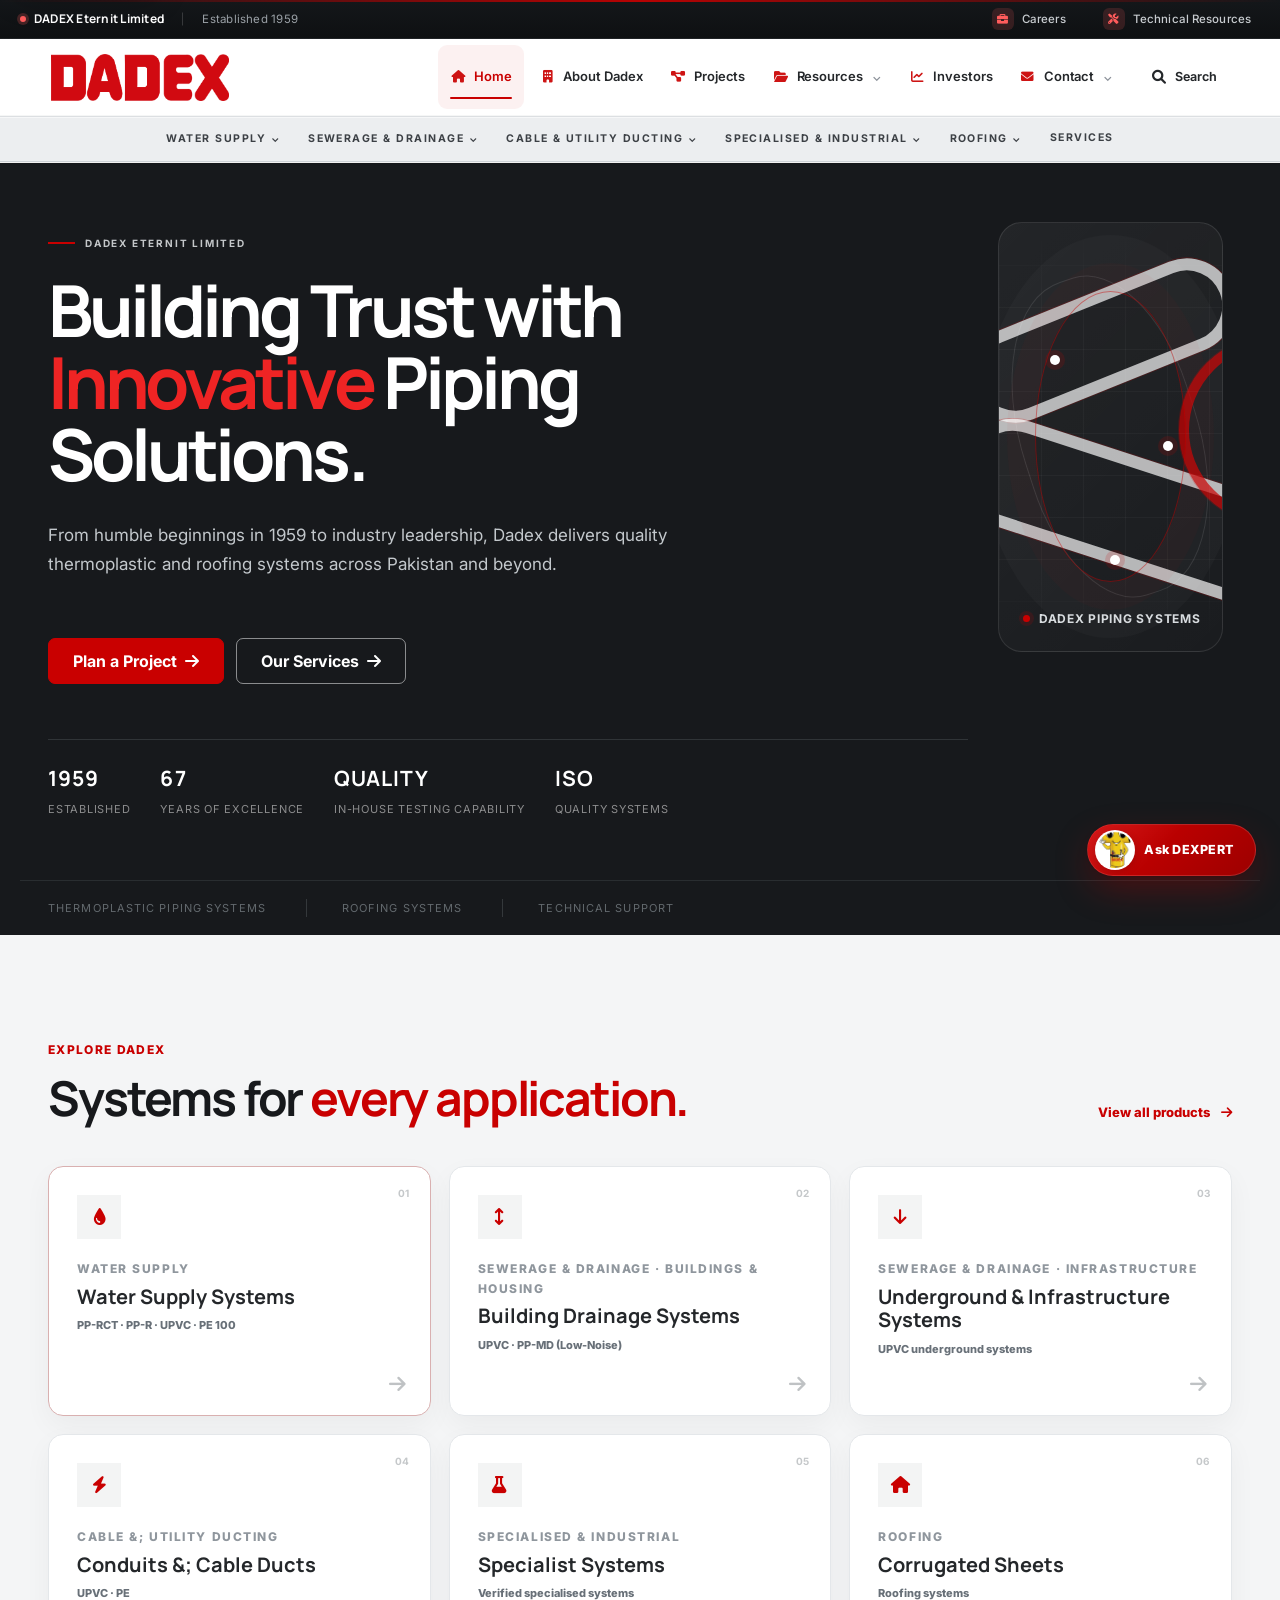
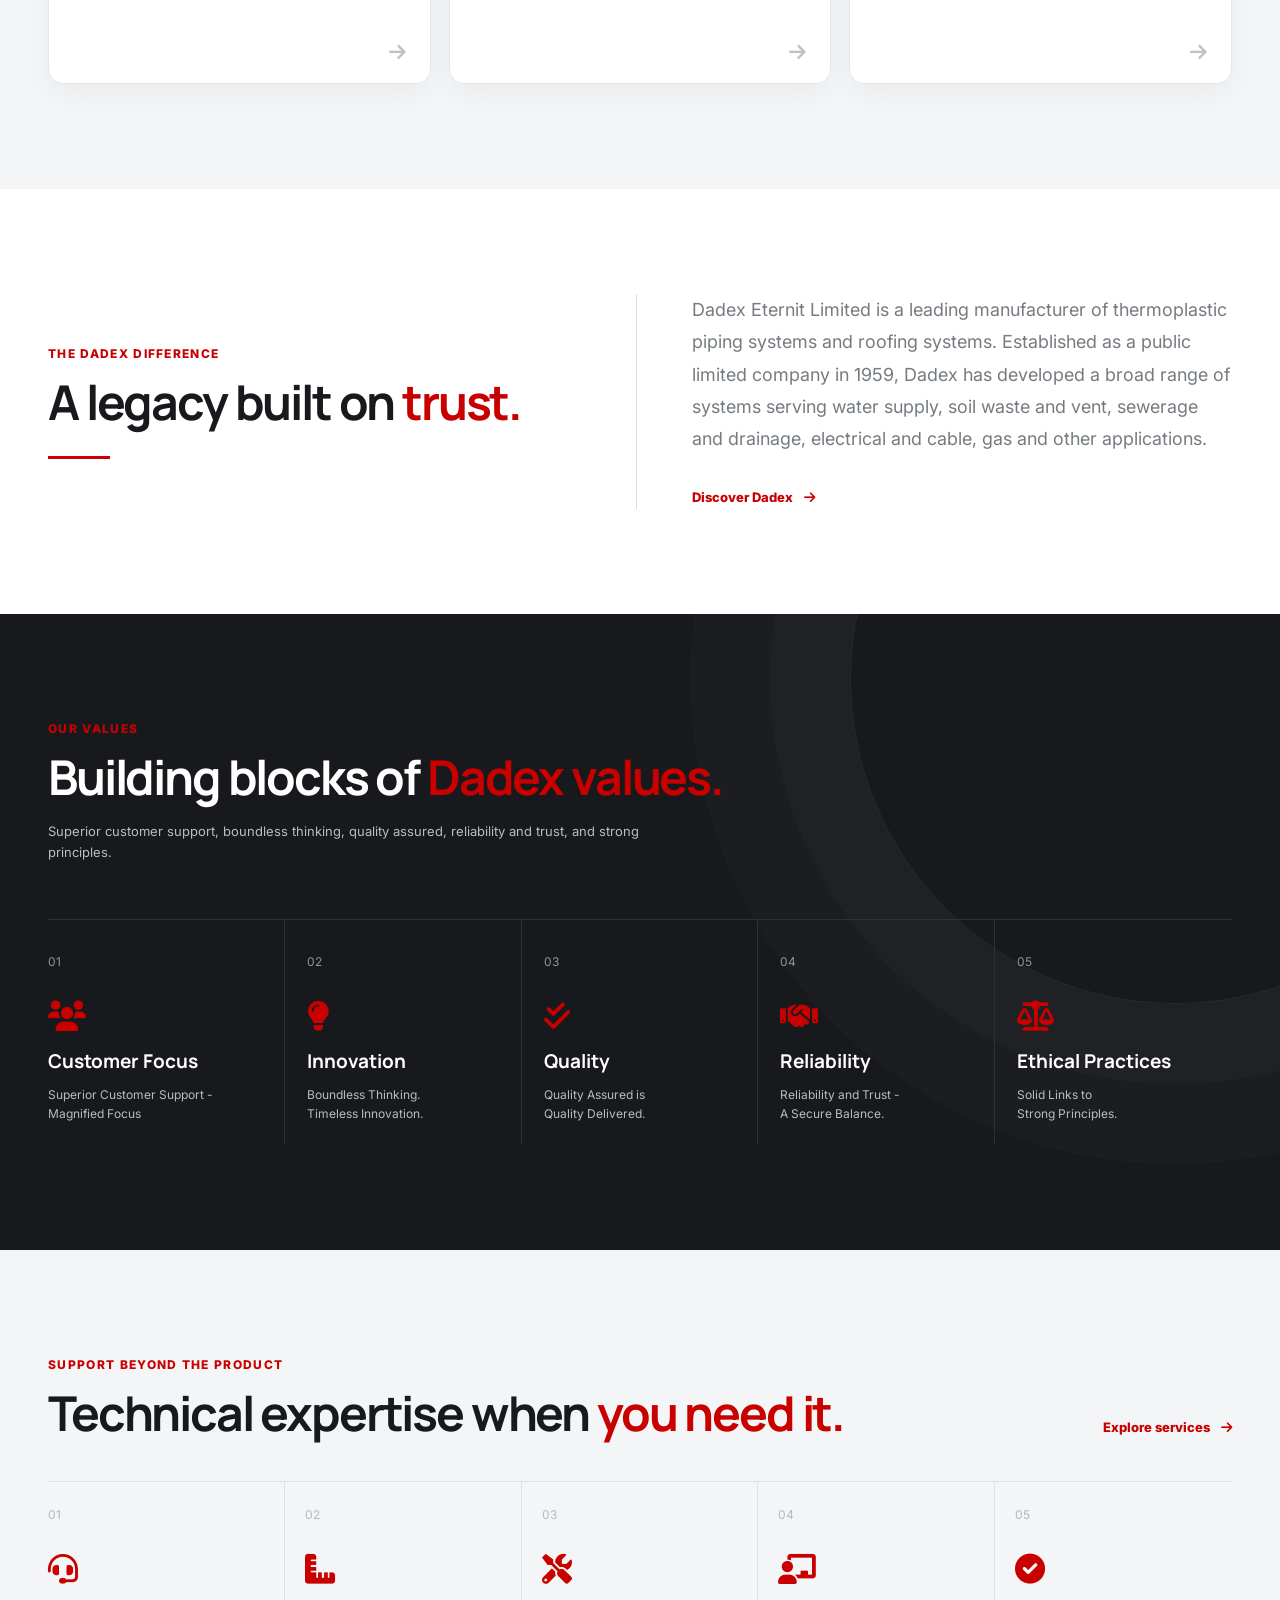
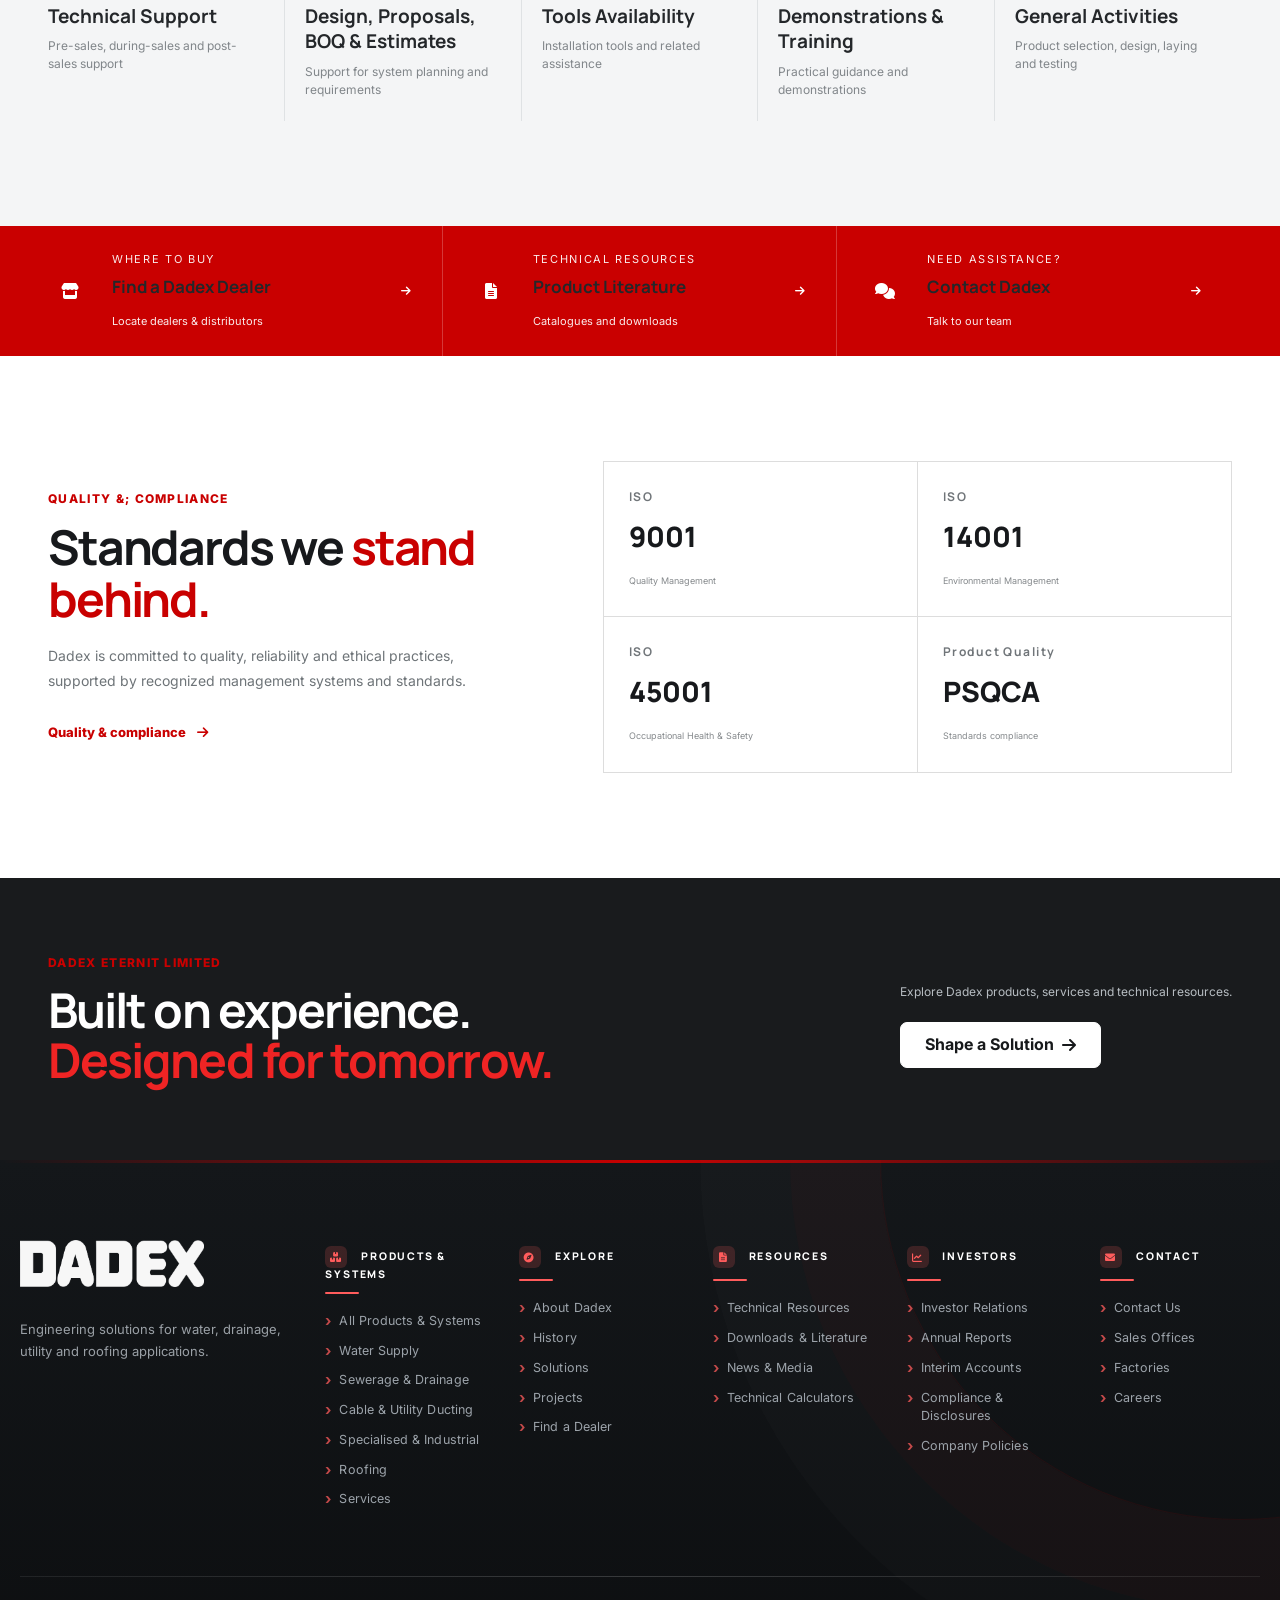
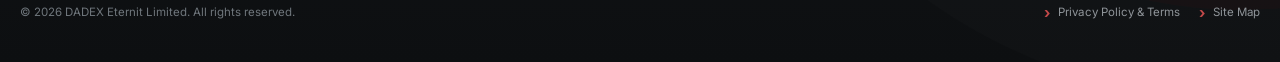
<file: index.html>
<!DOCTYPE html>
<html lang="en">
<head>
<meta charset="utf-8"/>
<meta content="width=device-width, initial-scale=1.0" name="viewport"/>
<title>Dadex Eternit Limited | Piping &amp; Roofing</title>
<meta content="Dadex Eternit Limited develops piping, drainage, sewerage, electrical, gas and roofing systems, supported by technical services and product resources." name="description"/>
<meta content="#c90000" name="theme-color"/>
<meta content="index, follow" name="robots"/>
<meta content="strict-origin-when-cross-origin" name="referrer"/>
<link href="https://www.dadex.com/" rel="canonical"/>

<!-- Open Graph -->
<meta content="website" property="og:type"/>
<meta content="Dadex Eternit Limited | Piping &amp; Roofing" property="og:title"/>
<meta content="Dadex Eternit Limited develops piping, drainage, sewerage, electrical, gas and roofing systems, supported by technical services and product resources." property="og:description"/>
<meta content="https://www.dadex.com/" property="og:url"/>
<meta content="Dadex Eternit Limited" property="og:site_name"/>
<meta content="en_PK" property="og:locale"/>
<meta content="https://www.dadex.com/assets/images/dadex-logo.png" property="og:image"/>
<meta content="Dadex Eternit Limited" property="og:image:alt"/>

<!-- Twitter -->
<meta content="summary_large_image" name="twitter:card"/>
<meta content="Dadex Eternit Limited | Piping &amp; Roofing" name="twitter:title"/>
<meta content="Dadex Eternit Limited develops piping, drainage, sewerage, electrical, gas and roofing systems, supported by technical services and product resources." name="twitter:description"/>
<meta content="https://www.dadex.com/assets/images/dadex-logo.png" name="twitter:image"/>
<meta content="Dadex Eternit Limited | Piping &amp; Roofing" name="twitter:image:alt"/>

<link href="https://fonts.googleapis.com" rel="preconnect"/>
<link crossorigin="" href="https://fonts.gstatic.com" rel="preconnect"/>
<link href="https://fonts.googleapis.com/css2?family=Inter:wght@400;500;600;700;800&amp;family=Manrope:wght@600;700;800&amp;display=swap" rel="stylesheet"/>
<link href="https://cdnjs.cloudflare.com/ajax/libs/font-awesome/6.0.0-beta3/css/all.min.css" rel="stylesheet"/>
<link href="css/design-system.css" rel="stylesheet"/>

<script type="application/ld+json">
{"@context":"https://schema.org","@type":"Organization","name":"Dadex Eternit Limited","url":"https://www.dadex.com/","telephone":"+92-21-111-000-789","address":{"@type":"PostalAddress","streetAddress":"34-A/1, Block 6, P.E.C.H.S., Shahrah-e-Faisal","addressLocality":"Karachi","postalCode":"75400","addressCountry":"PK"}}
</script>
<script type="application/ld+json">
{"@context":"https://schema.org","@type":"WebSite","name":"Dadex Eternit Limited","url":"https://www.dadex.com/"}
</script>
</head>
<body class="home-page">
<a class="skip-link" href="#main-content">Skip to content</a>
<div data-component="header"></div>

<main id="main-content">
<section class="home-hero">
<div class="home-hero-grid container">
<div class="home-hero-copy">
<div class="home-eyebrow"><span></span> DADEX ETERNIT LIMITED</div>
<h1>Building Trust with <em>Innovative</em> Piping Solutions.</h1>
<p>From humble beginnings in 1959 to industry leadership, Dadex delivers quality thermoplastic and roofing systems across Pakistan and beyond.</p>
<div class="home-hero-actions">
<a class="home-btn home-btn-primary" href="projects.html">Plan a Project <i class="fas fa-arrow-right"></i></a>
<a class="home-btn home-btn-ghost" href="services.html">Our Services <i class="fas fa-arrow-right"></i></a>
</div>
<div class="home-hero-meta">
<div><strong>1959</strong><span>Established</span></div>
<div><strong data-company-age="">67+</strong><span>Years of excellence</span></div>
<div><strong>QUALITY</strong><span>In-house testing capability</span></div>
<div><strong>ISO</strong><span>Quality systems</span></div>
</div>
</div>
<div aria-label="Minimal Dadex piping systems graphic" class="home-hero-visual">
<div aria-hidden="true" class="dadex-hero-graphic">
<div class="hero-pipe hero-pipe-a"></div>
<div class="hero-pipe hero-pipe-b"></div>
<div class="hero-pipe hero-pipe-c"></div>
<div class="hero-grid-lines"></div>
<div class="hero-node hero-node-a"></div>
<div class="hero-node hero-node-b"></div>
<div class="hero-node hero-node-c"></div>
<div class="hero-graphic-label"><span class="dot"></span> Dadex piping systems</div>
</div>
</div>
</div>
<div class="home-hero-bottom container">
<span>Thermoplastic piping systems</span>
<span>Roofing systems</span>
<span>Technical support</span>
</div>
</section>

<section class="home-products section-light">
<div class="container">
<div class="home-section-head home-section-head-row">
<div><span class="home-kicker">EXPLORE DADEX</span><h2>Systems for <span>every application.</span></h2></div>
<a class="home-text-link" href="products.html">View all products <i class="fas fa-arrow-right"></i></a>
</div>
<div class="home-product-grid">
<a class="home-product-card featured" href="products.html">
<div class="home-product-number">01</div>
<div class="home-product-icon"><i class="fas fa-droplet"></i></div>
<div><span>WATER SUPPLY</span><h3>Water Supply Systems</h3><p>PP-RCT · PP-R · UPVC · PE 100</p></div>
<i class="fas fa-arrow-right home-card-arrow"></i>
</a>
<a class="home-product-card" href="products.html">
<div class="home-product-number">02</div>
<div class="home-product-icon"><i class="fas fa-arrows-up-down"></i></div>
<div><span>SEWERAGE &amp; DRAINAGE · BUILDINGS &amp; HOUSING</span><h3>Building Drainage Systems</h3><p>UPVC · PP-MD (Low-Noise)</p></div>
<i class="fas fa-arrow-right home-card-arrow"></i>
</a>
<a class="home-product-card" href="products.html">
<div class="home-product-number">03</div>
<div class="home-product-icon"><i class="fas fa-arrow-down"></i></div>
<div><span>SEWERAGE &amp; DRAINAGE · INFRASTRUCTURE</span><h3>Underground &amp; Infrastructure Systems</h3><p>UPVC underground systems</p></div>
<i class="fas fa-arrow-right home-card-arrow"></i>
</a>
<a class="home-product-card" href="products.html">
<div class="home-product-number">04</div>
<div class="home-product-icon"><i class="fas fa-bolt"></i></div>
<div><span>CABLE &; UTILITY DUCTING</span><h3>Conduits &; Cable Ducts</h3><p>UPVC · PE</p></div>
<i class="fas fa-arrow-right home-card-arrow"></i>
</a>
<a class="home-product-card" href="products.html">
<div class="home-product-number">05</div>
<div class="home-product-icon"><i class="fas fa-flask"></i></div>
<div><span>SPECIALISED &amp; INDUSTRIAL</span><h3>Specialist Systems</h3><p>Verified specialised systems</p></div>
<i class="fas fa-arrow-right home-card-arrow"></i>
</a>
<a class="home-product-card" href="products.html">
<div class="home-product-number">06</div>
<div class="home-product-icon"><i class="fas fa-house"></i></div>
<div><span>ROOFING</span><h3>Corrugated Sheets</h3><p>Roofing systems</p></div>
<i class="fas fa-arrow-right home-card-arrow"></i>
</a>
</div>
</div>
</section>

<section class="home-intro section-white">
<div class="container home-intro-grid">
<div class="home-intro-statement">
<span class="home-kicker">THE DADEX DIFFERENCE</span>
<h2>A legacy built on <span>trust.</span></h2>
<div class="home-red-rule"></div>
</div>
<div class="home-intro-copy">
<p>Dadex Eternit Limited is a leading manufacturer of thermoplastic piping systems and roofing systems. Established as a public limited company in 1959, Dadex has developed a broad range of systems serving water supply, soil waste and vent, sewerage and drainage, electrical and cable, gas and other applications.</p>
<a class="home-text-link" href="about.html">Discover Dadex <i class="fas fa-arrow-right"></i></a>
</div>
</div>
</section>

<section class="home-values">
<div class="container">
<div class="home-section-head home-section-head-light">
<span class="home-kicker">OUR VALUES</span>
<h2>Building blocks of <span>Dadex values.</span></h2>
<p>Superior customer support, boundless thinking, quality assured, reliability and trust, and strong principles.</p>
</div>
<div class="home-values-grid">
<article><span>01</span><i class="fas fa-users"></i><h3>Customer Focus</h3><p>Superior Customer Support -<br>Magnified Focus</p></article>
<article><span>02</span><i class="fas fa-lightbulb"></i><h3>Innovation</h3><p>Boundless Thinking.<br>Timeless Innovation.</p></article>
<article><span>03</span><i class="fas fa-check-double"></i><h3>Quality</h3><p>Quality Assured is<br>Quality Delivered.</p></article>
<article><span>04</span><i class="fas fa-handshake"></i><h3>Reliability</h3><p>Reliability and Trust -<br>A Secure Balance.</p></article>
<article><span>05</span><i class="fas fa-scale-balanced"></i><h3>Ethical Practices</h3><p>Solid Links to<br>Strong Principles.</p></article>
</div>
</div>
</section>

<section class="home-services section-light">
<div class="container">
<div class="home-section-head home-section-head-row">
<div><span class="home-kicker">SUPPORT BEYOND THE PRODUCT</span><h2>Technical expertise when <span>you need it.</span></h2></div>
<a class="home-text-link" href="services.html">Explore services <i class="fas fa-arrow-right"></i></a>
</div>
<div class="home-service-grid">
<a href="services.html"><span>01</span><i class="fas fa-headset"></i><strong>Technical Support</strong><small>Pre-sales, during-sales and post-sales support</small></a>
<a href="services.html"><span>02</span><i class="fas fa-ruler-combined"></i><strong>Design, Proposals, BOQ &amp; Estimates</strong><small>Support for system planning and requirements</small></a>
<a href="services.html"><span>03</span><i class="fas fa-screwdriver-wrench"></i><strong>Tools Availability</strong><small>Installation tools and related assistance</small></a>
<a href="services.html"><span>04</span><i class="fas fa-chalkboard-user"></i><strong>Demonstrations &amp; Training</strong><small>Practical guidance and demonstrations</small></a>
<a href="services.html"><span>05</span><i class="fas fa-circle-check"></i><strong>General Activities</strong><small>Product selection, design, laying and testing</small></a>
</div>
</div>
</section>

<section class="home-utility-band">
<div class="container home-utility-grid">
<a href="dealers.html"><div class="home-utility-icon"><i class="fas fa-store"></i></div><div><span>WHERE TO BUY</span><strong>Find a Dadex Dealer</strong><small>Locate dealers &amp; distributors</small></div><i class="fas fa-arrow-right"></i></a>
<a href="literature.html"><div class="home-utility-icon"><i class="fas fa-file-lines"></i></div><div><span>TECHNICAL RESOURCES</span><strong>Product Literature</strong><small>Catalogues and downloads</small></div><i class="fas fa-arrow-right"></i></a>
<a href="contact.html"><div class="home-utility-icon"><i class="fas fa-comments"></i></div><div><span>NEED ASSISTANCE?</span><strong>Contact Dadex</strong><small>Talk to our team</small></div><i class="fas fa-arrow-right"></i></a>
</div>
</section>

<section class="home-quality section-white">
<div class="container home-quality-grid">
<div>
<span class="home-kicker">QUALITY &; COMPLIANCE</span>
<h2>Standards we <span>stand behind.</span></h2>
<p>Dadex is committed to quality, reliability and ethical practices, supported by recognized management systems and standards.</p>
<a class="home-text-link" href="quality.html">Quality &amp; compliance <i class="fas fa-arrow-right"></i></a>
</div>
<div class="home-cert-grid">
<div><strong>ISO</strong><span>9001</span><small>Quality Management</small></div>
<div><strong>ISO</strong><span>14001</span><small>Environmental Management</small></div>
<div><strong>ISO</strong><span>45001</span><small>Occupational Health &amp; Safety</small></div>
<div><strong>Product Quality</strong><span>PSQCA</span><small>Standards compliance</small></div>
</div>
</div>
</section>

<section class="home-final-cta">
<div class="container home-final-cta-inner">
<div><span class="home-kicker">DADEX ETERNIT LIMITED</span><h2>Built on experience.<br/><span>Designed for tomorrow.</span></h2></div>
<div><p>Explore Dadex products, services and technical resources.</p><a class="home-btn home-btn-light" href="solutions.html">Shape a Solution <i class="fas fa-arrow-right"></i></a></div>
</div>
</section>
</main>

<div data-component="footer"></div>
<script src="js/main.js"></script>
</body>
</html>
</file>
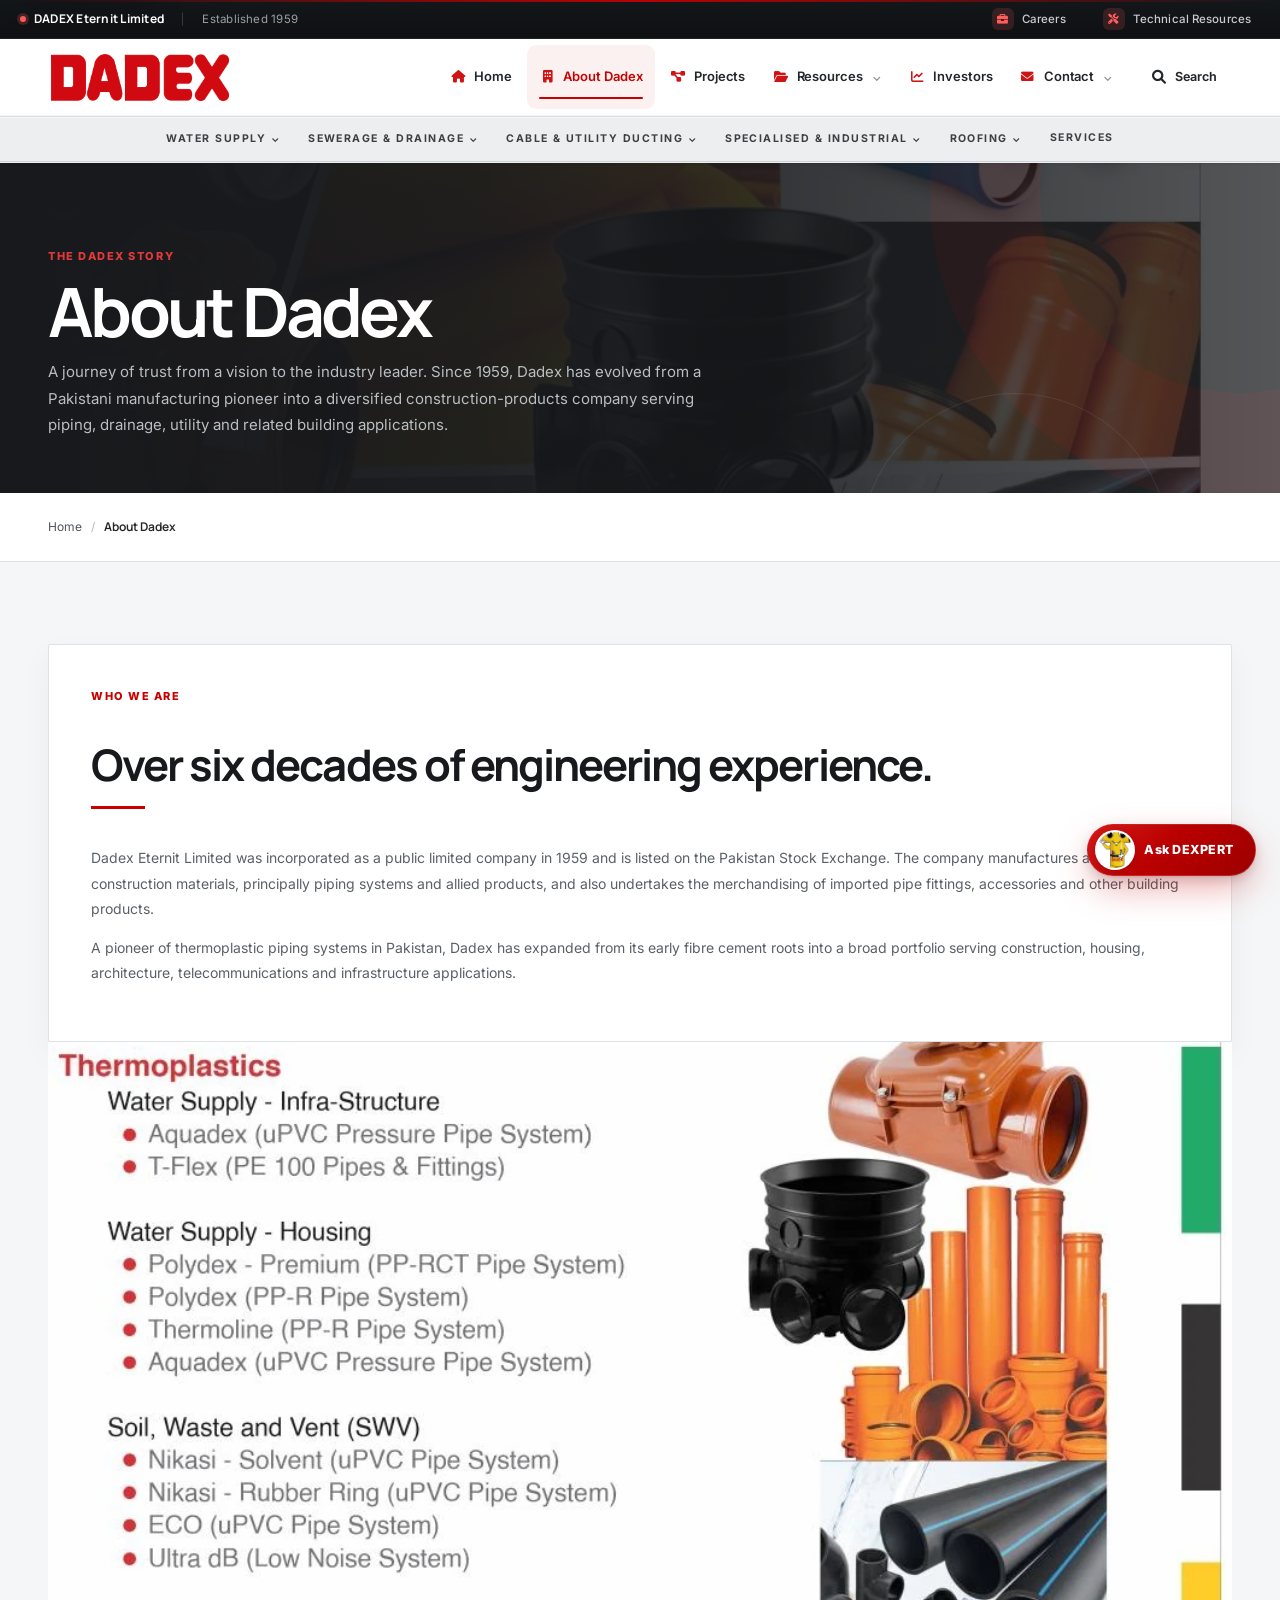
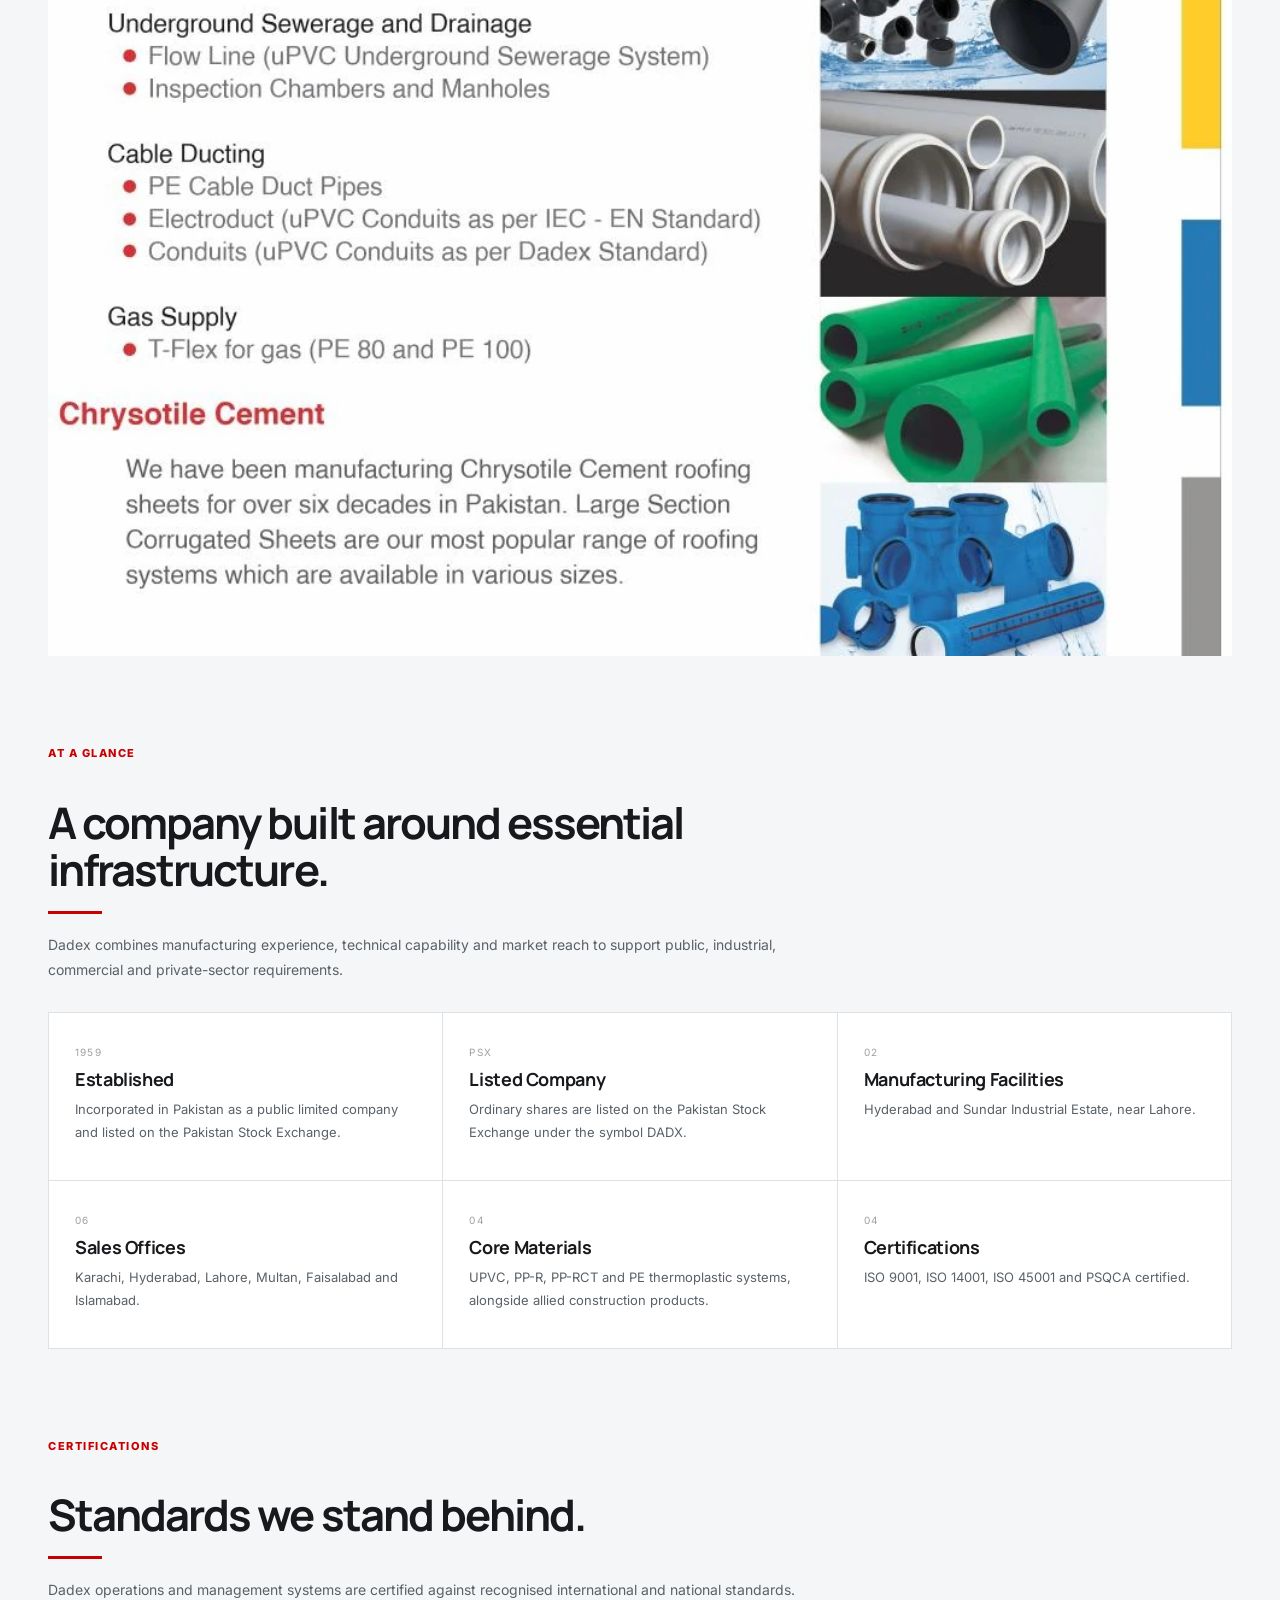
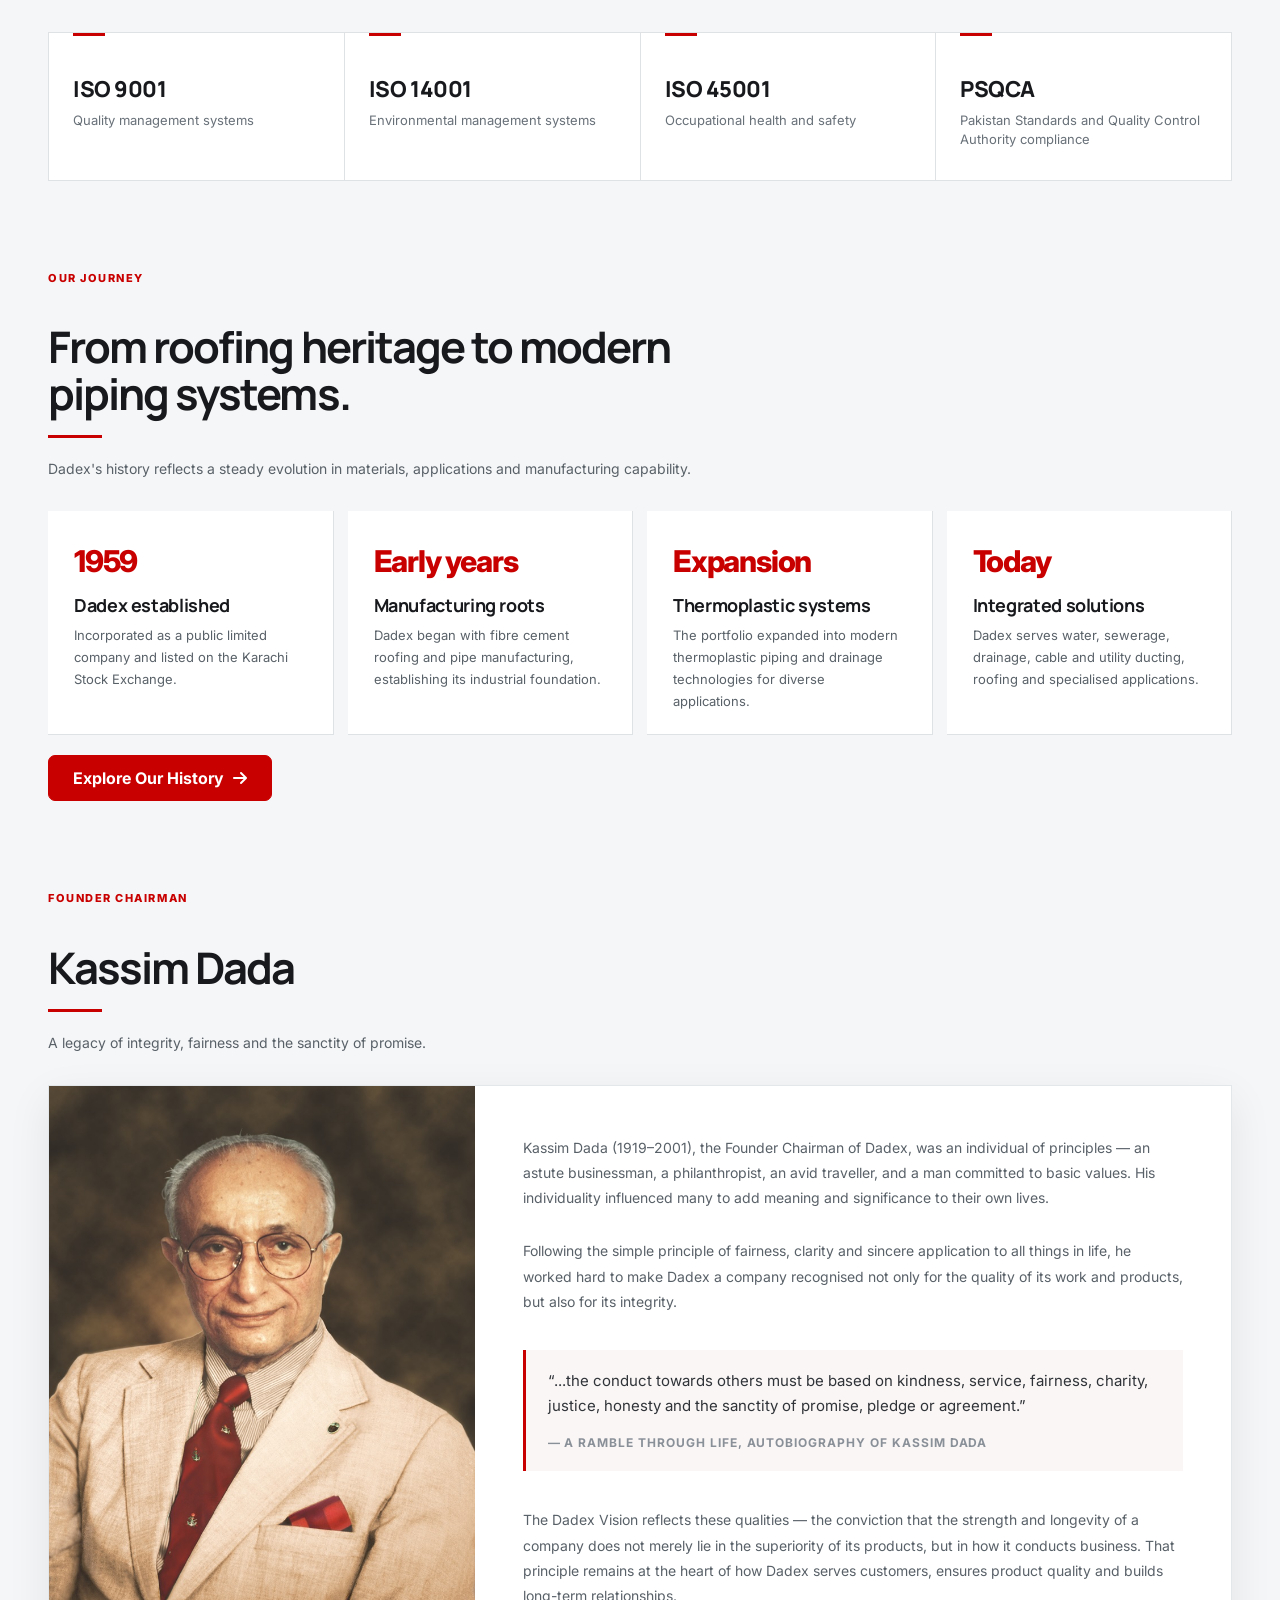
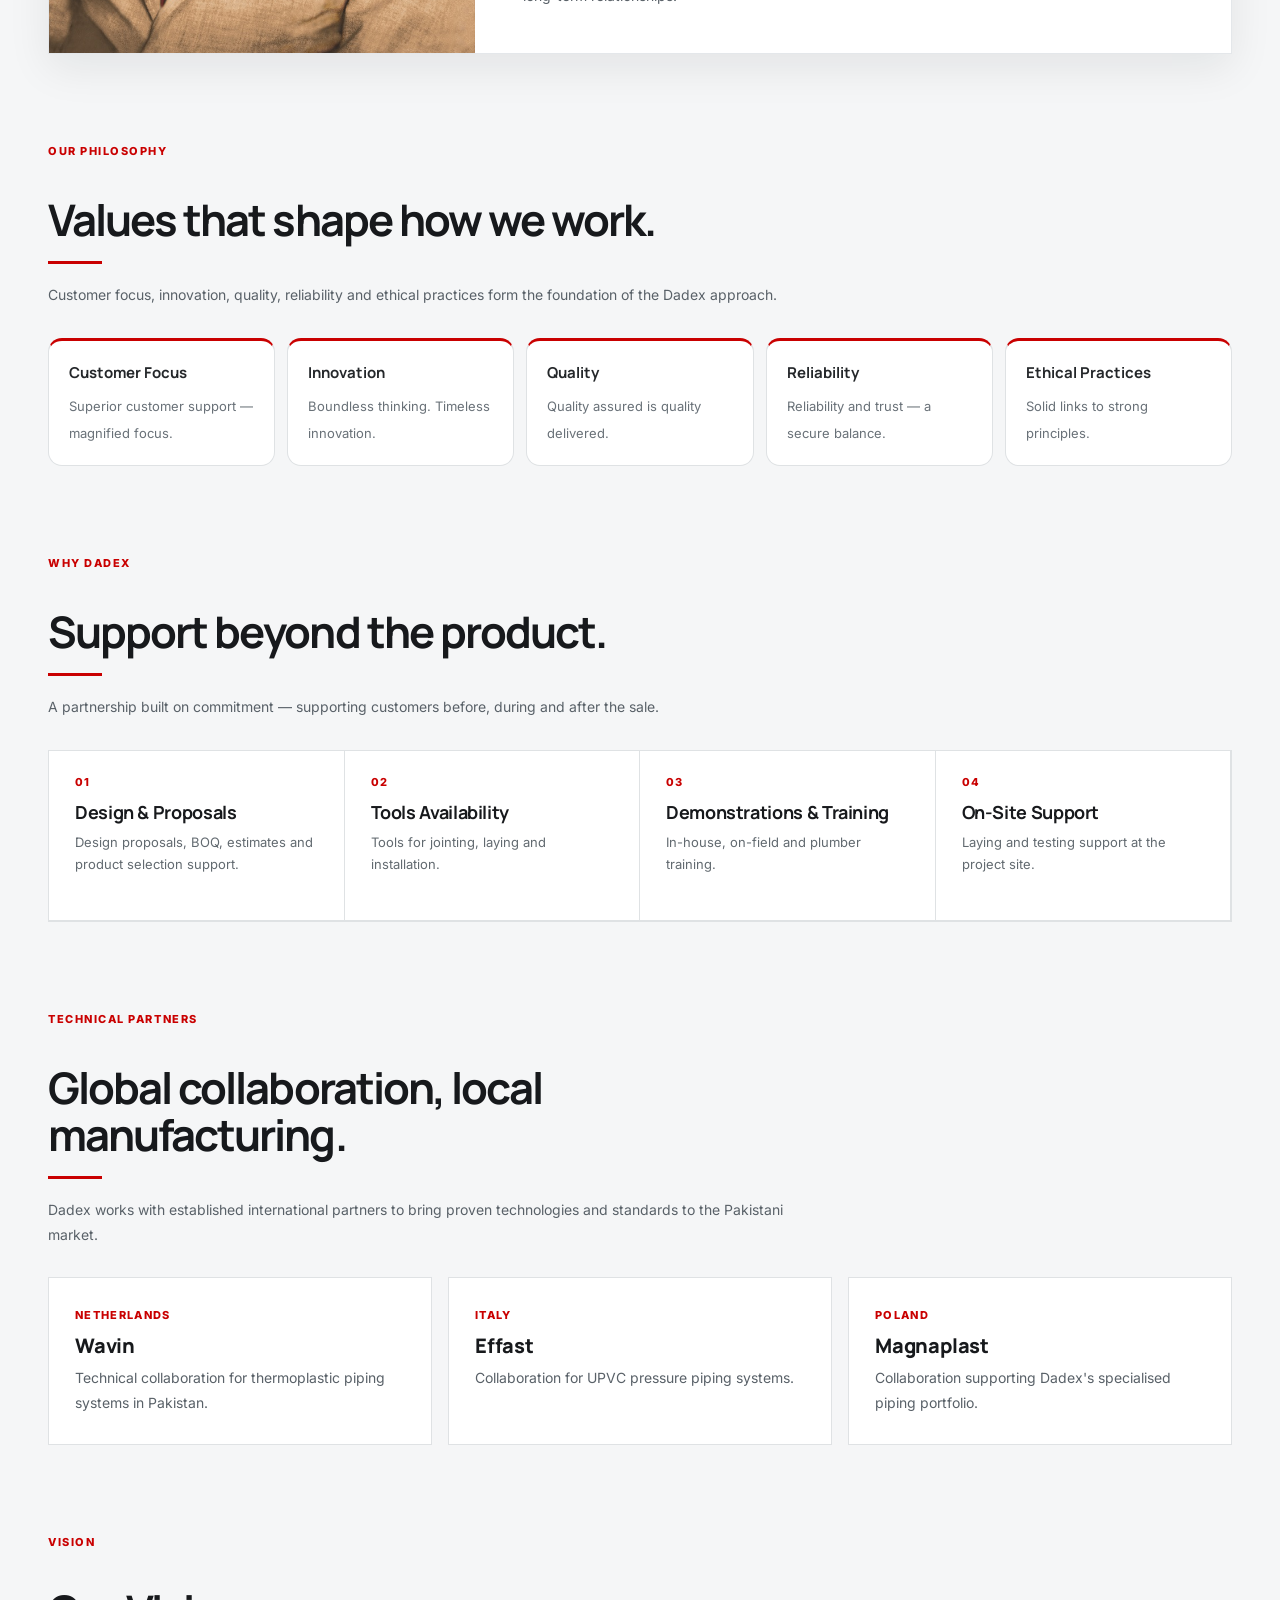
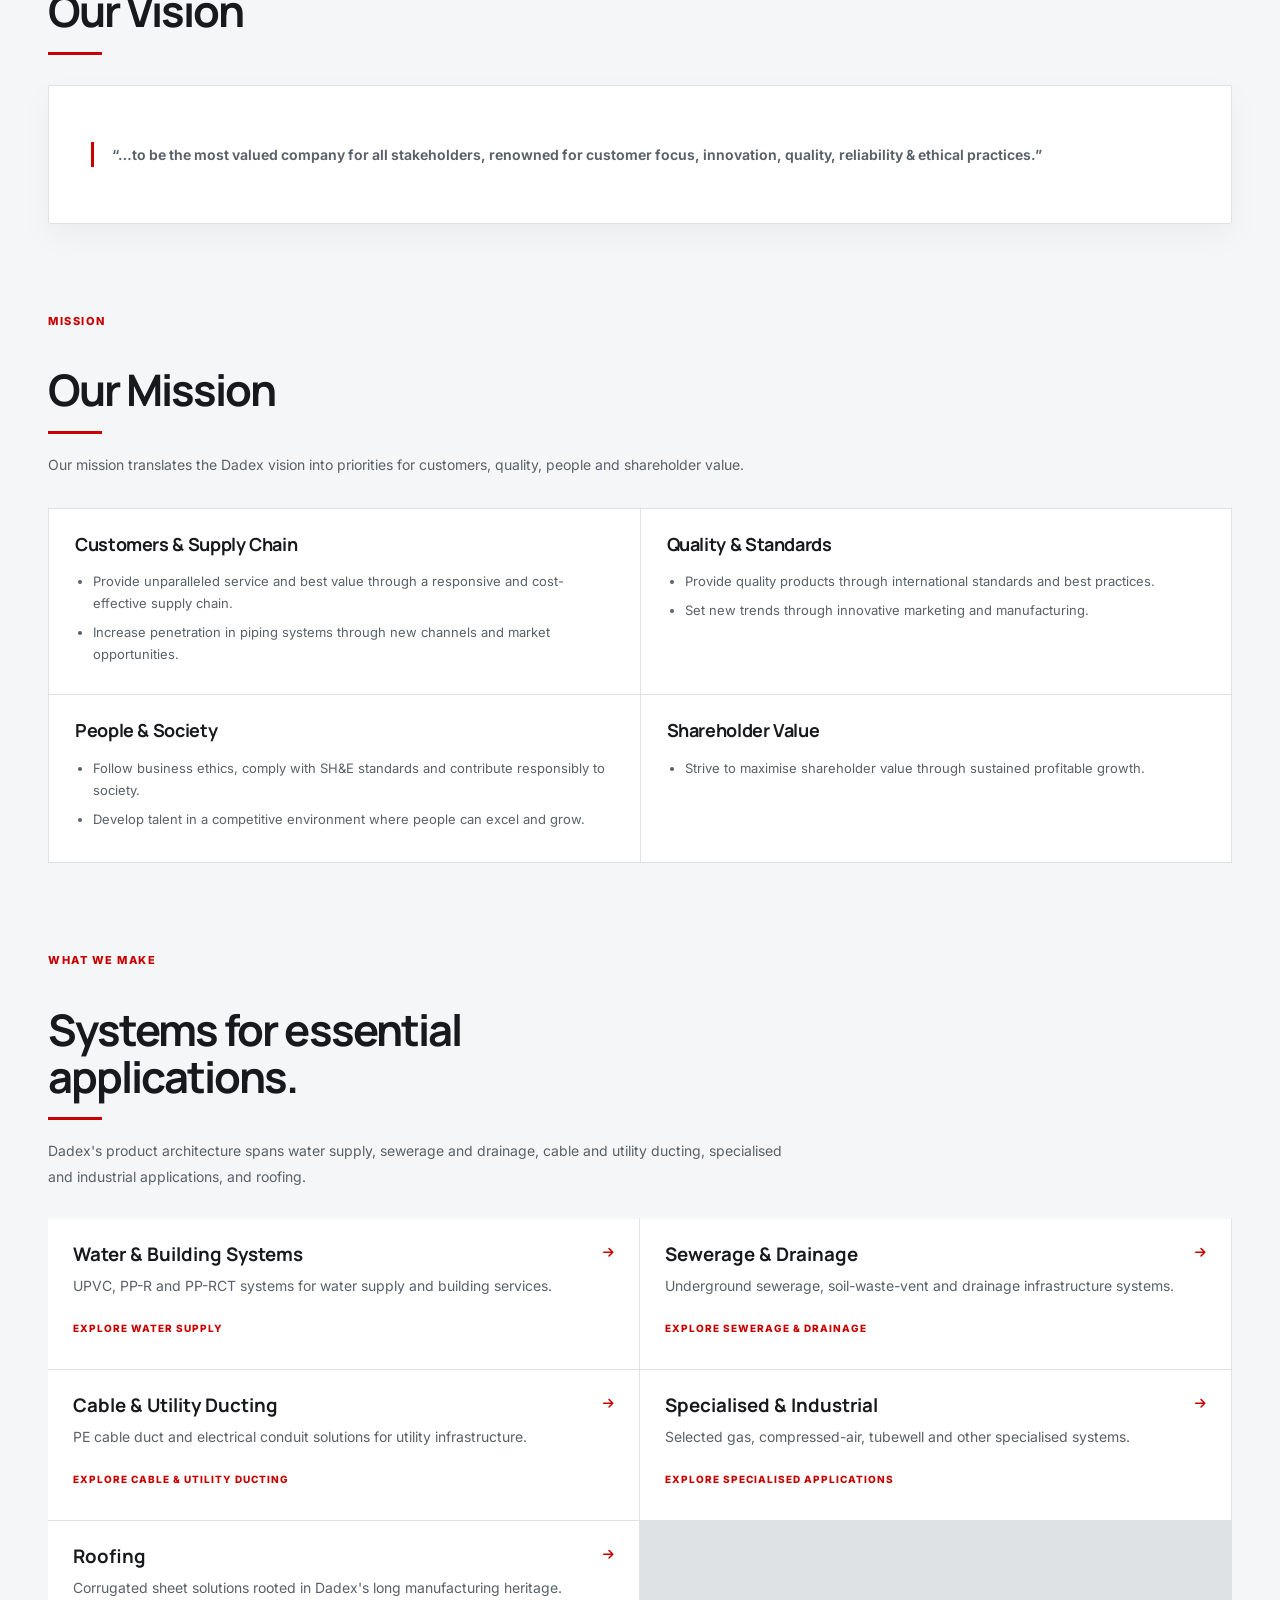
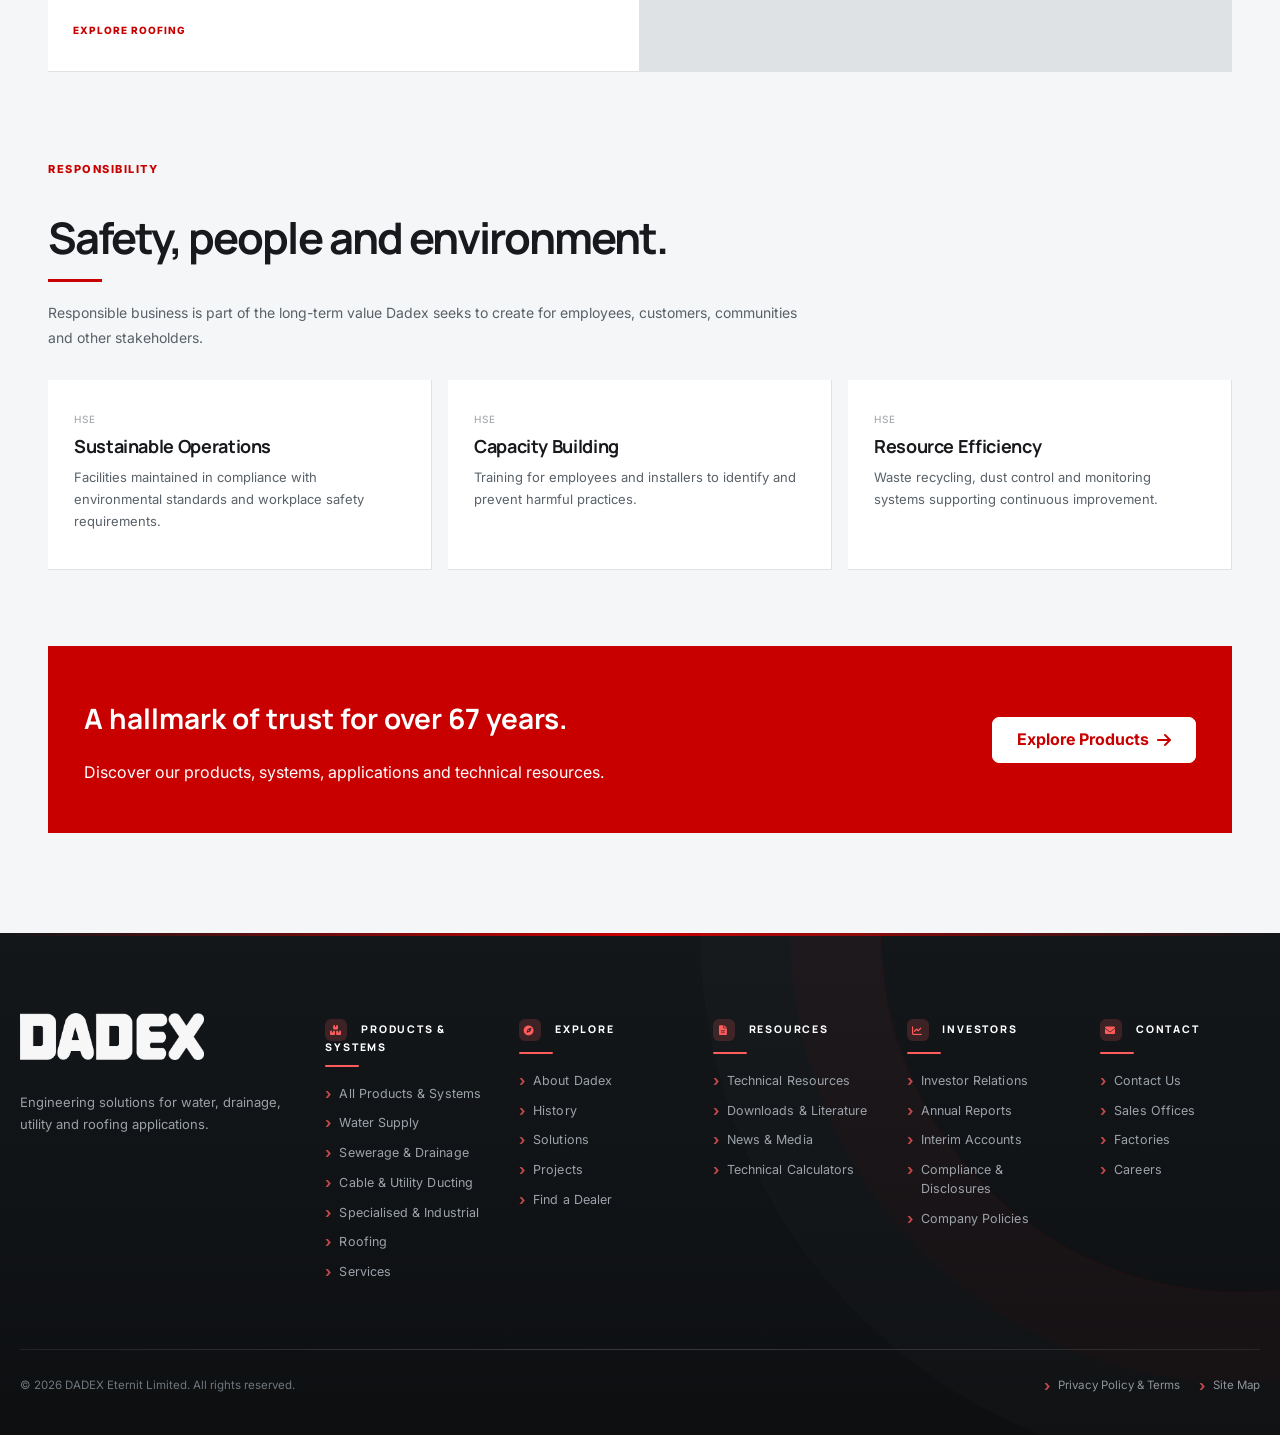
<file: about.html>
<!DOCTYPE html>
<html lang="en">
<head>
<meta charset="utf-8"/>
<meta content="width=device-width, initial-scale=1.0" name="viewport"/>
<title>About Dadex | Dadex Eternit Limited</title>
<meta content="Dadex Eternit Limited — established 1959, PSX-listed, ISO 9001 / 14001 / 45001 certified. Discover our vision, values, manufacturing presence and global technical partners." name="description"/>
<meta content="#c90000" name="theme-color"/>
<meta content="index, follow" name="robots"/>
<meta content="strict-origin-when-cross-origin" name="referrer"/>
<link href="https://www.dadex.com/about.html" rel="canonical"/>

<meta content="website" property="og:type"/>
<meta content="About Dadex | Dadex Eternit Limited" property="og:title"/>
<meta content="Dadex Eternit Limited — established 1959, PSX-listed, ISO 9001 / 14001 / 45001 certified. Discover our vision, values, manufacturing presence and global technical partners." property="og:description"/>
<meta content="https://www.dadex.com/about.html" property="og:url"/>
<meta content="Dadex Eternit Limited" property="og:site_name"/>
<meta content="en_PK" property="og:locale"/>
<meta content="https://www.dadex.com/assets/images/dadex-logo.png" property="og:image"/>

<link href="https://fonts.googleapis.com" rel="preconnect"/>
<link crossorigin="" href="https://fonts.gstatic.com" rel="preconnect"/>
<link href="https://fonts.googleapis.com/css2?family=Inter:wght@400;500;600;700;800&amp;family=Manrope:wght@600;700;800&amp;display=swap" rel="stylesheet"/>
<link href="https://cdnjs.cloudflare.com/ajax/libs/font-awesome/6.0.0-beta3/css/all.min.css" rel="stylesheet"/>
<link href="css/design-system.css" rel="stylesheet"/>

<script type="application/ld+json">
{"@context":"https://schema.org","@type":"AboutPage","name":"About Dadex — Dadex Eternit Limited","url":"https://www.dadex.com/about.html","about":{"@type":"Organization","name":"Dadex Eternit Limited","foundingDate":"1959","founder":{"@type":"Person","name":"Kassim Dada","birthDate":"1919","deathDate":"2001"},"url":"https://www.dadex.com/","logo":"https://www.dadex.com/assets/images/dadex-logo.png","address":{"@type":"PostalAddress","streetAddress":"Dadex House, 34-A/1, Block 6, P.E.C.H.S., Shahrah-e-Faisal","addressLocality":"Karachi","postalCode":"75400","addressCountry":"PK"},"telephone":"+92-21-111-000-789","email":"info@dadex.com.pk"}}
</script>
</head>
<body class="core-page about-page">
<a class="skip-link" href="#main-content">Skip to content</a>
<div data-component="header"></div>

<main id="main-content">
<section class="core-hero">
<div class="core-hero-media">
<img alt="Dadex product systems" fetchpriority="high" height="900" src="assets/images/corporate/about-products.webp" width="1600"/>
</div>
<div class="container">
<div class="core-kicker">The Dadex Story</div>
<h1>About Dadex</h1>
<p>A journey of trust from a vision to the industry leader. Since 1959, Dadex has evolved from a Pakistani manufacturing pioneer into a diversified construction-products company serving piping, drainage, utility and related building applications.</p>
</div>
</section>

<div class="breadcrumb">
<div class="container">
<a href="index.html">Home</a><span>/</span><strong>About Dadex</strong>
</div>
</div>

<section class="core-content">
<div class="container">
<div class="core-intro">
<article class="core-panel">
<div class="core-kicker">Who we are</div>
<h2>Over six decades of engineering experience.</h2>
<p>Dadex Eternit Limited was incorporated as a public limited company in 1959 and is listed on the Pakistan Stock Exchange. The company manufactures and sells construction materials, principally piping systems and allied products, and also undertakes the merchandising of imported pipe fittings, accessories and other building products.</p>
<p class="section-note">A pioneer of thermoplastic piping systems in Pakistan, Dadex has expanded from its early fibre cement roots into a broad portfolio serving construction, housing, architecture, telecommunications and infrastructure applications.</p>
</article>
<div class="core-image-card">
<img alt="Dadex product range" loading="lazy" height="900" src="assets/images/corporate/product-range.webp" width="1200"/>
</div>
</div>

<section class="core-section">
<div class="core-section-head">
<div><div class="core-kicker">At a glance</div><h2>A company built around essential infrastructure.</h2></div>
<p>Dadex combines manufacturing experience, technical capability and market reach to support public, industrial, commercial and private-sector requirements.</p>
</div>
<div class="core-grid">
<article class="core-card"><span class="num">1959</span><h3>Established</h3><p>Incorporated in Pakistan as a public limited company and listed on the Pakistan Stock Exchange.</p></article>
<article class="core-card"><span class="num">PSX</span><h3>Listed Company</h3><p>Ordinary shares are listed on the Pakistan Stock Exchange under the symbol DADX.</p></article>
<article class="core-card"><span class="num">02</span><h3>Manufacturing Facilities</h3><p>Hyderabad and Sundar Industrial Estate, near Lahore.</p></article>
<article class="core-card"><span class="num">06</span><h3>Sales Offices</h3><p>Karachi, Hyderabad, Lahore, Multan, Faisalabad and Islamabad.</p></article>
<article class="core-card"><span class="num">04</span><h3>Core Materials</h3><p>UPVC, PP-R, PP-RCT and PE thermoplastic systems, alongside allied construction products.</p></article>
<article class="core-card"><span class="num">04</span><h3>Certifications</h3><p>ISO 9001, ISO 14001, ISO 45001 and PSQCA certified.</p></article>
</div>
</section>

<section class="core-section">
<div class="core-section-head">
<div><div class="core-kicker">Certifications</div><h2>Standards we stand behind.</h2></div>
<p>Dadex operations and management systems are certified against recognised international and national standards.</p>
</div>
<div class="about-cert-strip">
<div class="about-cert"><strong>ISO 9001</strong><span>Quality management systems</span></div>
<div class="about-cert"><strong>ISO 14001</strong><span>Environmental management systems</span></div>
<div class="about-cert"><strong>ISO 45001</strong><span>Occupational health and safety</span></div>
<div class="about-cert"><strong>PSQCA</strong><span>Pakistan Standards and Quality Control Authority compliance</span></div>
</div>
</section>

<section class="core-section">
<div class="core-section-head">
<div><div class="core-kicker">Our journey</div><h2>From roofing heritage to modern piping systems.</h2></div>
<p>Dadex's history reflects a steady evolution in materials, applications and manufacturing capability.</p>
</div>
<div class="core-timeline">
<article class="core-card"><div class="year">1959</div><h3>Dadex established</h3><p>Incorporated as a public limited company and listed on the Karachi Stock Exchange.</p></article>
<article class="core-card"><div class="year">Early years</div><h3>Manufacturing roots</h3><p>Dadex began with fibre cement roofing and pipe manufacturing, establishing its industrial foundation.</p></article>
<article class="core-card"><div class="year">Expansion</div><h3>Thermoplastic systems</h3><p>The portfolio expanded into modern thermoplastic piping and drainage technologies for diverse applications.</p></article>
<article class="core-card"><div class="year">Today</div><h3>Integrated solutions</h3><p>Dadex serves water, sewerage, drainage, cable and utility ducting, roofing and specialised applications.</p></article>
</div>
<div class="about-history-cta">
<a class="btn btn-primary" href="history.html">Explore Our History <i aria-hidden="true" class="fas fa-arrow-right"></i></a>
</div>
</section>

<section class="core-section founder-chairman-section">
<div class="core-section-head">
<div><div class="core-kicker">Founder Chairman</div><h2>Kassim Dada</h2></div>
<p>A legacy of integrity, fairness and the sanctity of promise.</p>
</div>
<div class="founder-chairman-grid">
<div class="founder-chairman-photo">
<img alt="Kassim Dada, Founder Chairman of Dadex" loading="lazy" src="assets/images/corporate/founder-chairman.jpg"/>
</div>
<div class="founder-chairman-copy">
<p class="founder-chairman-lead">Kassim Dada (1919–2001), the Founder Chairman of Dadex, was an individual of principles — an astute businessman, a philanthropist, an avid traveller, and a man committed to basic values. His individuality influenced many to add meaning and significance to their own lives.</p>
<p>Following the simple principle of fairness, clarity and sincere application to all things in life, he worked hard to make Dadex a company recognised not only for the quality of its work and products, but also for its integrity.</p>
<blockquote>
“...the conduct towards others must be based on kindness, service, fairness, charity, justice, honesty and the sanctity of promise, pledge or agreement.”
<cite>— A Ramble through Life, autobiography of Kassim Dada</cite>
</blockquote>
<p class="founder-chairman-note">The Dadex Vision reflects these qualities — the conviction that the strength and longevity of a company does not merely lie in the superiority of its products, but in how it conducts business. That principle remains at the heart of how Dadex serves customers, ensures product quality and builds long-term relationships.</p>
</div>
</div>
</section>

<section class="core-section">
<div class="core-section-head">
<div><div class="core-kicker">Our philosophy</div><h2>Values that shape how we work.</h2></div>
<p>Customer focus, innovation, quality, reliability and ethical practices form the foundation of the Dadex approach.</p>
</div>
<div class="core-values">
<div class="core-value"><strong>Customer Focus</strong><span>Superior customer support — magnified focus.</span></div>
<div class="core-value"><strong>Innovation</strong><span>Boundless thinking. Timeless innovation.</span></div>
<div class="core-value"><strong>Quality</strong><span>Quality assured is quality delivered.</span></div>
<div class="core-value"><strong>Reliability</strong><span>Reliability and trust — a secure balance.</span></div>
<div class="core-value"><strong>Ethical Practices</strong><span>Solid links to strong principles.</span></div>
</div>
</section>

<section class="core-section about-why-dadex">
<div class="core-section-head">
<div><div class="core-kicker">Why Dadex</div><h2>Support beyond the product.</h2></div>
<p>A partnership built on commitment — supporting customers before, during and after the sale.</p>
</div>
<div class="core-grid three about-service-steps">
<article class="core-card"><span class="num">01</span><h3>Design &amp; Proposals</h3><p>Design proposals, BOQ, estimates and product selection support.</p></article>
<article class="core-card"><span class="num">02</span><h3>Tools Availability</h3><p>Tools for jointing, laying and installation.</p></article>
<article class="core-card"><span class="num">03</span><h3>Demonstrations &amp; Training</h3><p>In-house, on-field and plumber training.</p></article>
<article class="core-card"><span class="num">04</span><h3>On-Site Support</h3><p>Laying and testing support at the project site.</p></article>
</div>
</section>

<section class="core-section">
<div class="core-section-head">
<div><div class="core-kicker">Technical partners</div><h2>Global collaboration, local manufacturing.</h2></div>
<p>Dadex works with established international partners to bring proven technologies and standards to the Pakistani market.</p>
</div>
<div class="about-partners">
<article class="about-partner"><div class="about-partner-country">Netherlands</div><div class="about-partner-mark">Wavin</div><p>Technical collaboration for thermoplastic piping systems in Pakistan.</p></article>
<article class="about-partner"><div class="about-partner-country">Italy</div><div class="about-partner-mark">Effast</div><p>Collaboration for UPVC pressure piping systems.</p></article>
<article class="about-partner"><div class="about-partner-country">Poland</div><div class="about-partner-mark">Magnaplast</div><p>Collaboration supporting Dadex's specialised piping portfolio.</p></article>
</div>
</section>

<section class="core-section">
<div class="core-section-head"><div><div class="core-kicker">Vision</div><h2>Our Vision</h2></div></div>
<div class="core-panel">
<p class="vision-statement">“…to be the most valued company for all stakeholders, renowned for customer focus, innovation, quality, reliability &amp; ethical practices.”</p>
</div>
</section>

<section class="core-section">
<div class="core-section-head">
<div><div class="core-kicker">Mission</div><h2>Our Mission</h2></div>
<p>Our mission translates the Dadex vision into priorities for customers, quality, people and shareholder value.</p>
</div>
<div class="core-grid two">
<article class="core-card">
<h3>Customers &amp; Supply Chain</h3>
<ul>
<li>Provide unparalleled service and best value through a responsive and cost-effective supply chain.</li>
<li>Increase penetration in piping systems through new channels and market opportunities.</li>
</ul>
</article>
<article class="core-card">
<h3>Quality &amp; Standards</h3>
<ul>
<li>Provide quality products through international standards and best practices.</li>
<li>Set new trends through innovative marketing and manufacturing.</li>
</ul>
</article>
<article class="core-card">
<h3>People &amp; Society</h3>
<ul>
<li>Follow business ethics, comply with SH&amp;E standards and contribute responsibly to society.</li>
<li>Develop talent in a competitive environment where people can excel and grow.</li>
</ul>
</article>
<article class="core-card">
<h3>Shareholder Value</h3>
<ul>
<li>Strive to maximise shareholder value through sustained profitable growth.</li>
</ul>
</article>
</div>
</section>

<section class="core-section">
<div class="core-section-head">
<div><div class="core-kicker">What we make</div><h2>Systems for essential applications.</h2></div>
<p>Dadex's product architecture spans water supply, sewerage and drainage, cable and utility ducting, specialised and industrial applications, and roofing.</p>
</div>
<div class="core-grid two about-product-groups">
<a class="about-product-card" href="products.html#water-supply">
<h3>Water &amp; Building Systems <i aria-hidden="true" class="fas fa-arrow-right"></i></h3>
<p>UPVC, PP-R and PP-RCT systems for water supply and building services.</p>
<span>Explore Water Supply</span>
</a>
<a class="about-product-card" href="products.html#sewerage-drainage">
<h3>Sewerage &amp; Drainage <i aria-hidden="true" class="fas fa-arrow-right"></i></h3>
<p>Underground sewerage, soil-waste-vent and drainage infrastructure systems.</p>
<span>Explore Sewerage &amp; Drainage</span>
</a>
<a class="about-product-card" href="products.html#cable-utility-ducting">
<h3>Cable &amp; Utility Ducting <i aria-hidden="true" class="fas fa-arrow-right"></i></h3>
<p>PE cable duct and electrical conduit solutions for utility infrastructure.</p>
<span>Explore Cable &amp; Utility Ducting</span>
</a>
<a class="about-product-card" href="products.html#specialised-industrial">
<h3>Specialised &amp; Industrial <i aria-hidden="true" class="fas fa-arrow-right"></i></h3>
<p>Selected gas, compressed-air, tubewell and other specialised systems.</p>
<span>Explore Specialised Applications</span>
</a>
<a class="about-product-card" href="products.html#roofing">
<h3>Roofing <i aria-hidden="true" class="fas fa-arrow-right"></i></h3>
<p>Corrugated sheet solutions rooted in Dadex's long manufacturing heritage.</p>
<span>Explore Roofing</span>
</a>
</div>
</section>

<section class="core-section">
<div class="core-section-head">
<div><div class="core-kicker">Responsibility</div><h2>Safety, people and environment.</h2></div>
<p>Responsible business is part of the long-term value Dadex seeks to create for employees, customers, communities and other stakeholders.</p>
</div>
<div class="about-responsibility">
<article class="core-card"><span class="num">HSE</span><h3>Sustainable Operations</h3><p>Facilities maintained in compliance with environmental standards and workplace safety requirements.</p></article>
<article class="core-card"><span class="num">HSE</span><h3>Capacity Building</h3><p>Training for employees and installers to identify and prevent harmful practices.</p></article>
<article class="core-card"><span class="num">HSE</span><h3>Resource Efficiency</h3><p>Waste recycling, dust control and monitoring systems supporting continuous improvement.</p></article>
</div>
</section>

<div class="core-cta">
<div>
<h2>A hallmark of trust for over 67 years.</h2>
<p>Discover our products, systems, applications and technical resources.</p>
</div>
<a class="btn btn-primary" href="products.html">Explore Products <i aria-hidden="true" class="fas fa-arrow-right"></i></a>
</div>
</div>
</section>
</main>

<div data-component="footer"></div>
<script src="js/main.js"></script>
</body>
</html>
</file>
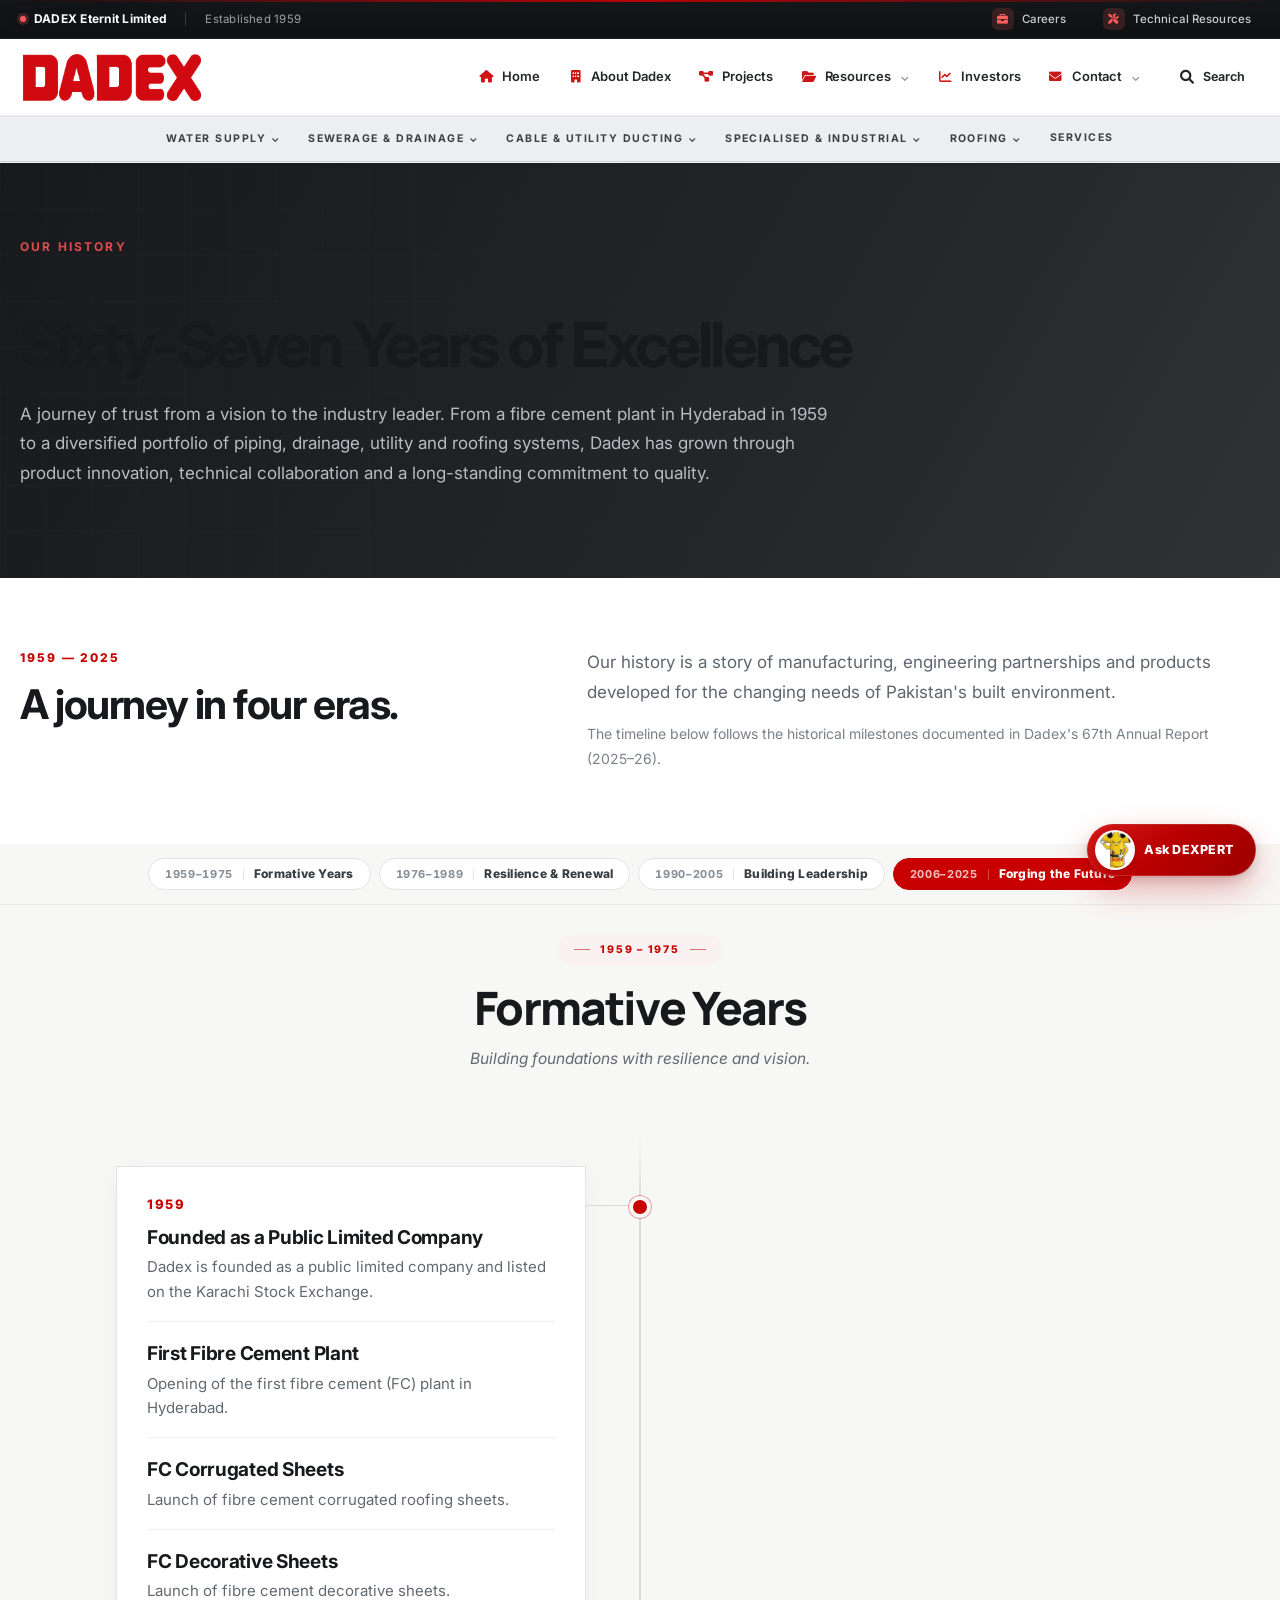
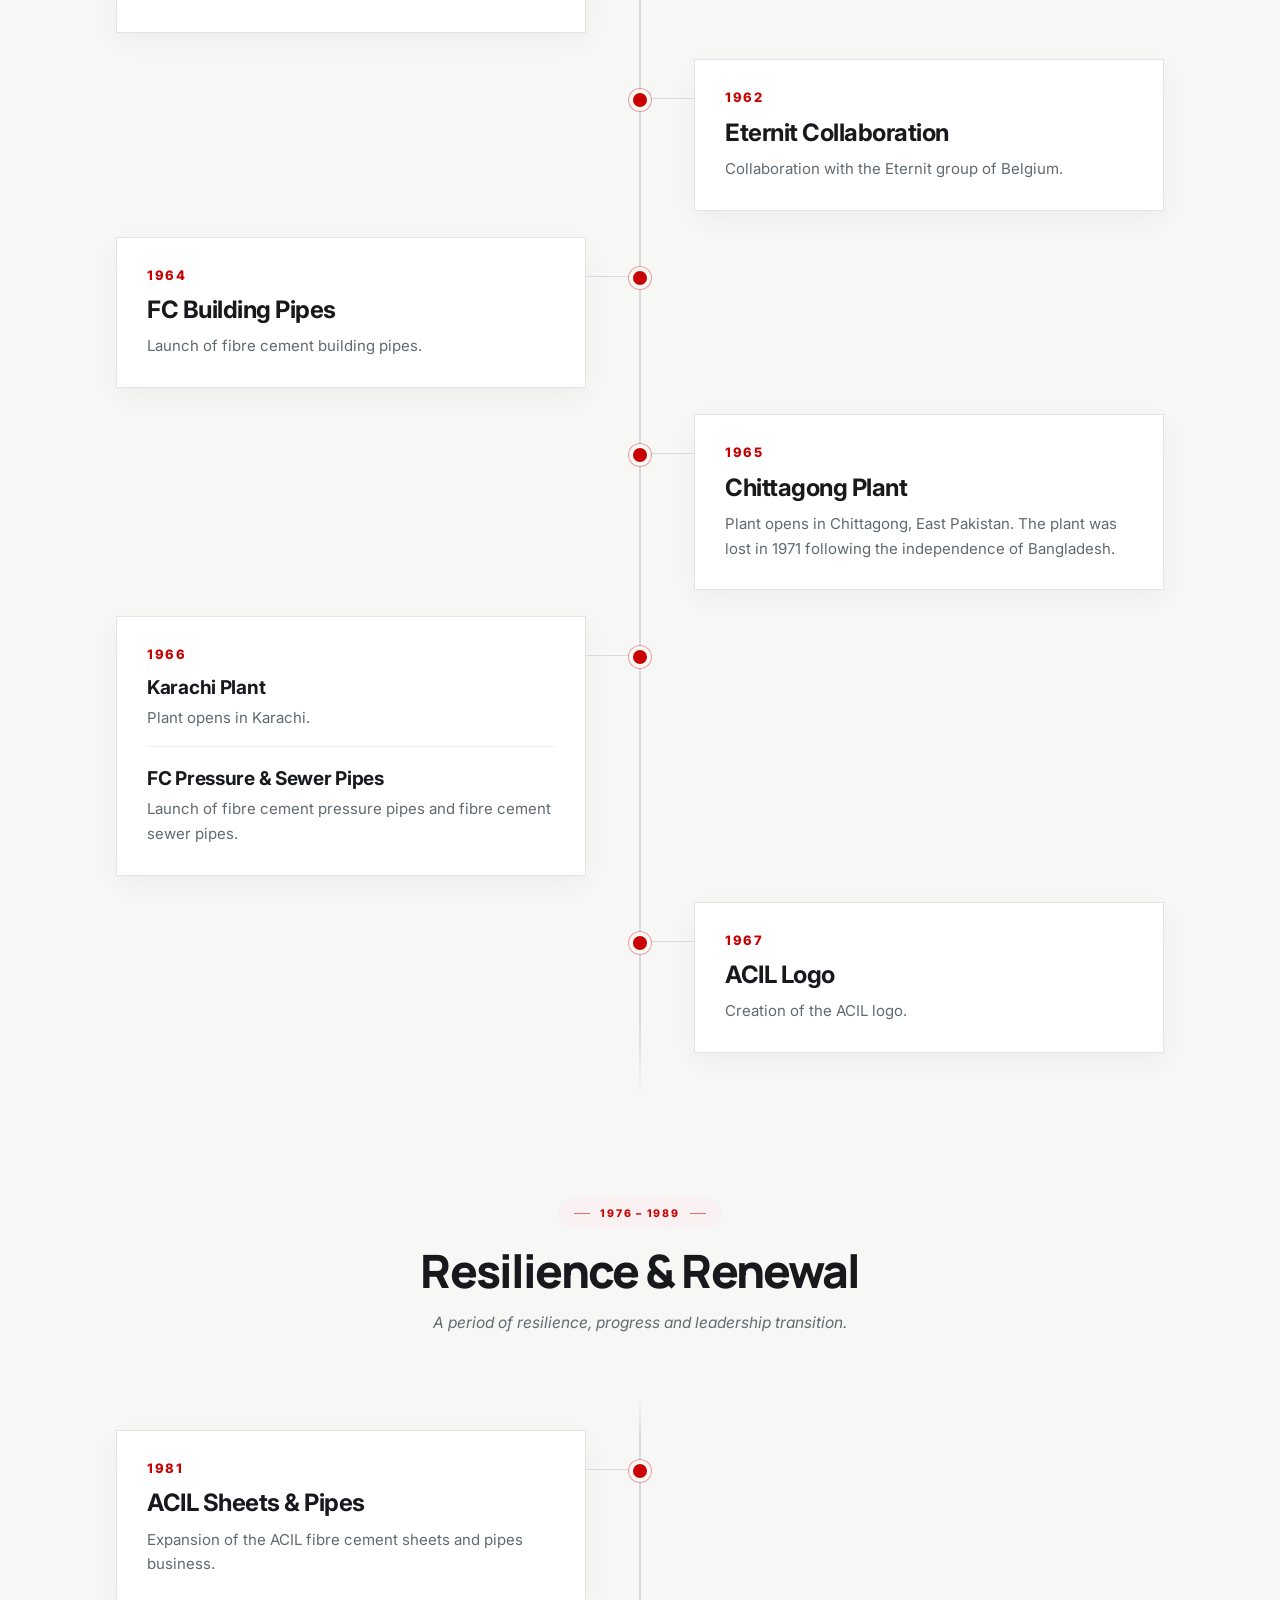
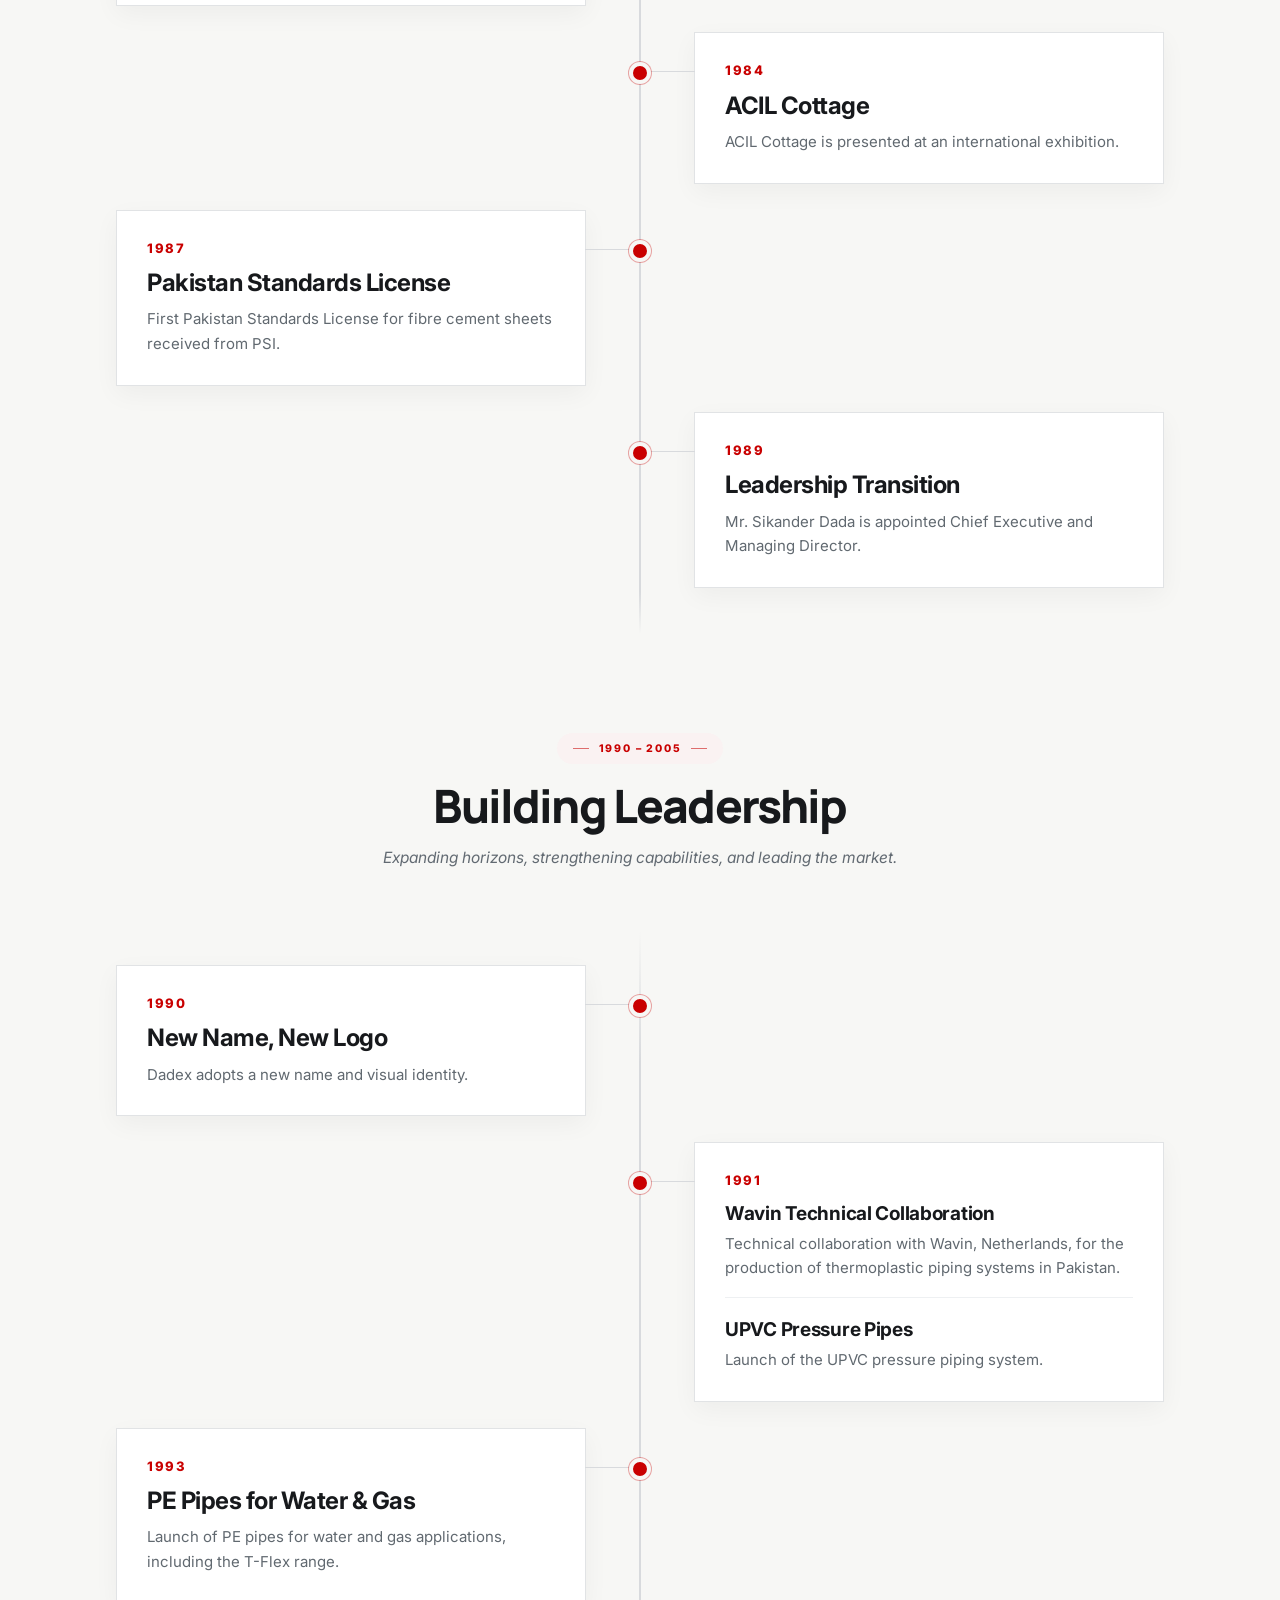
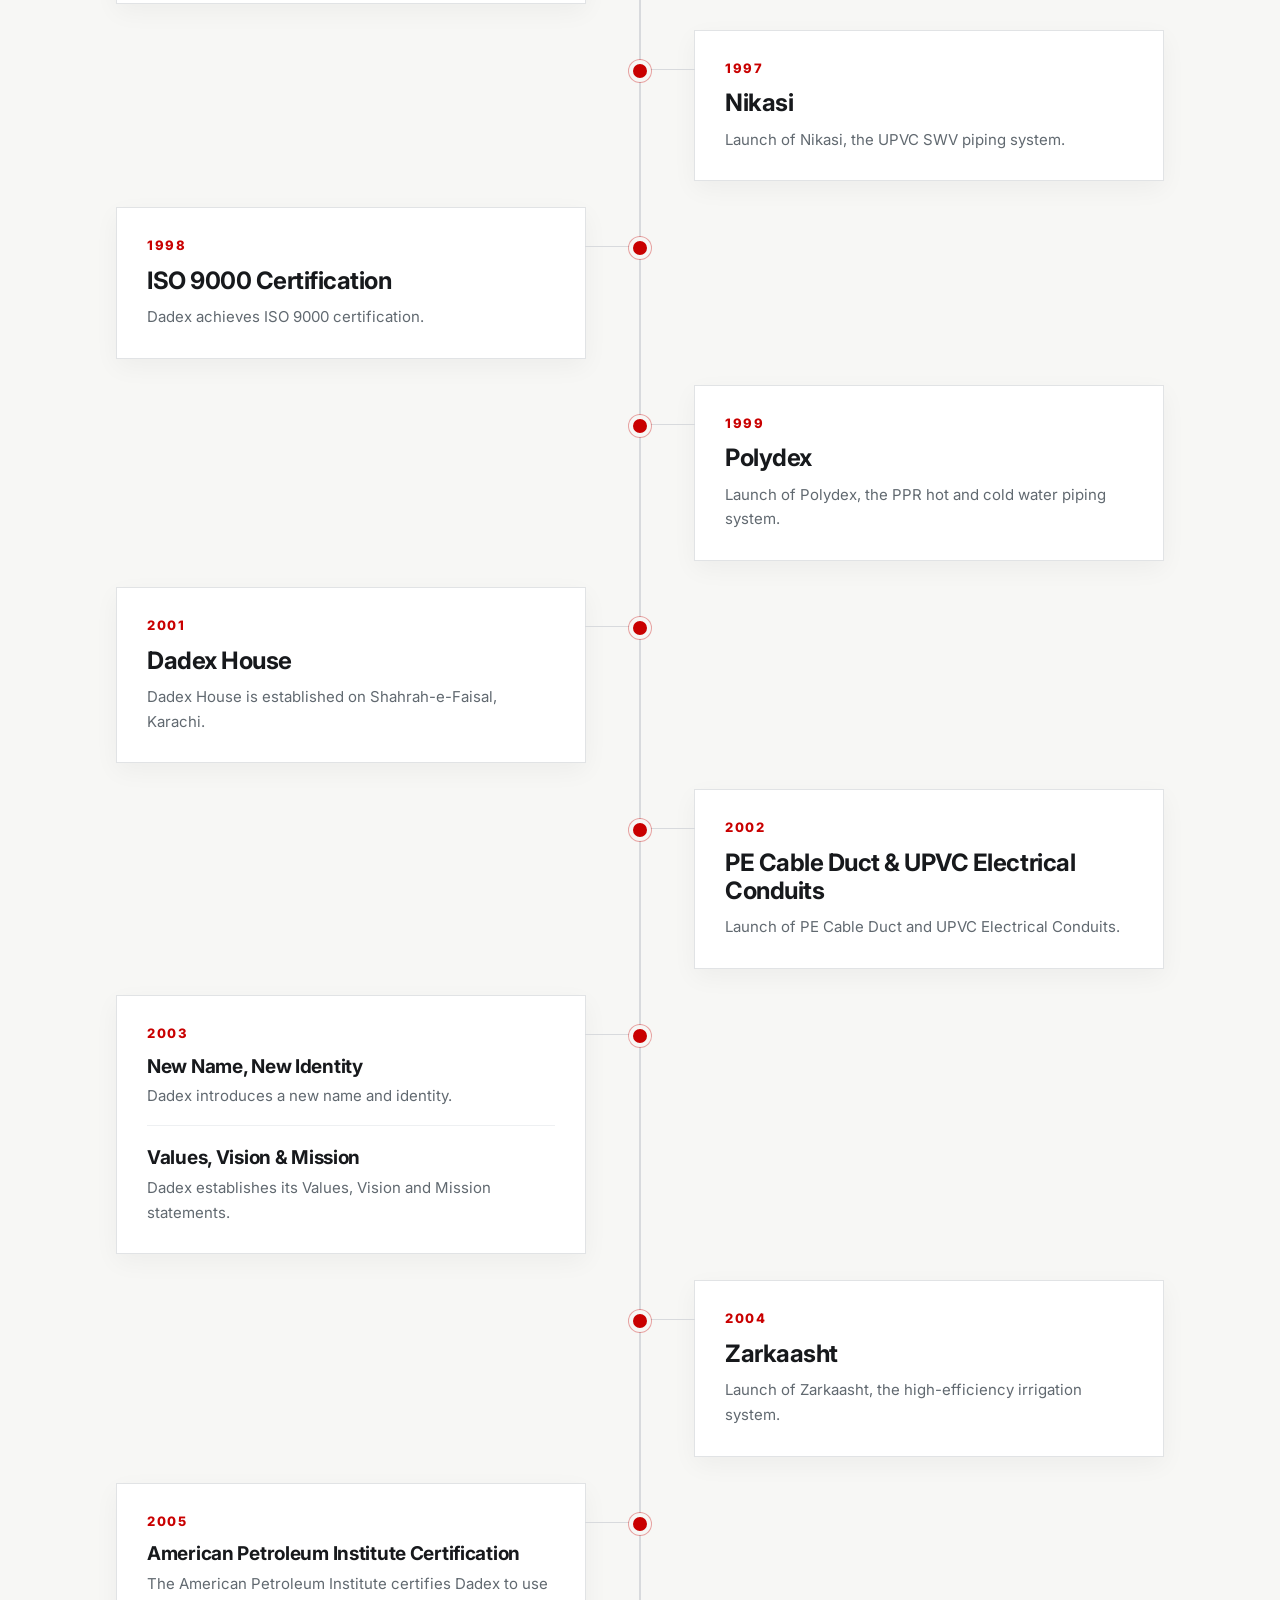
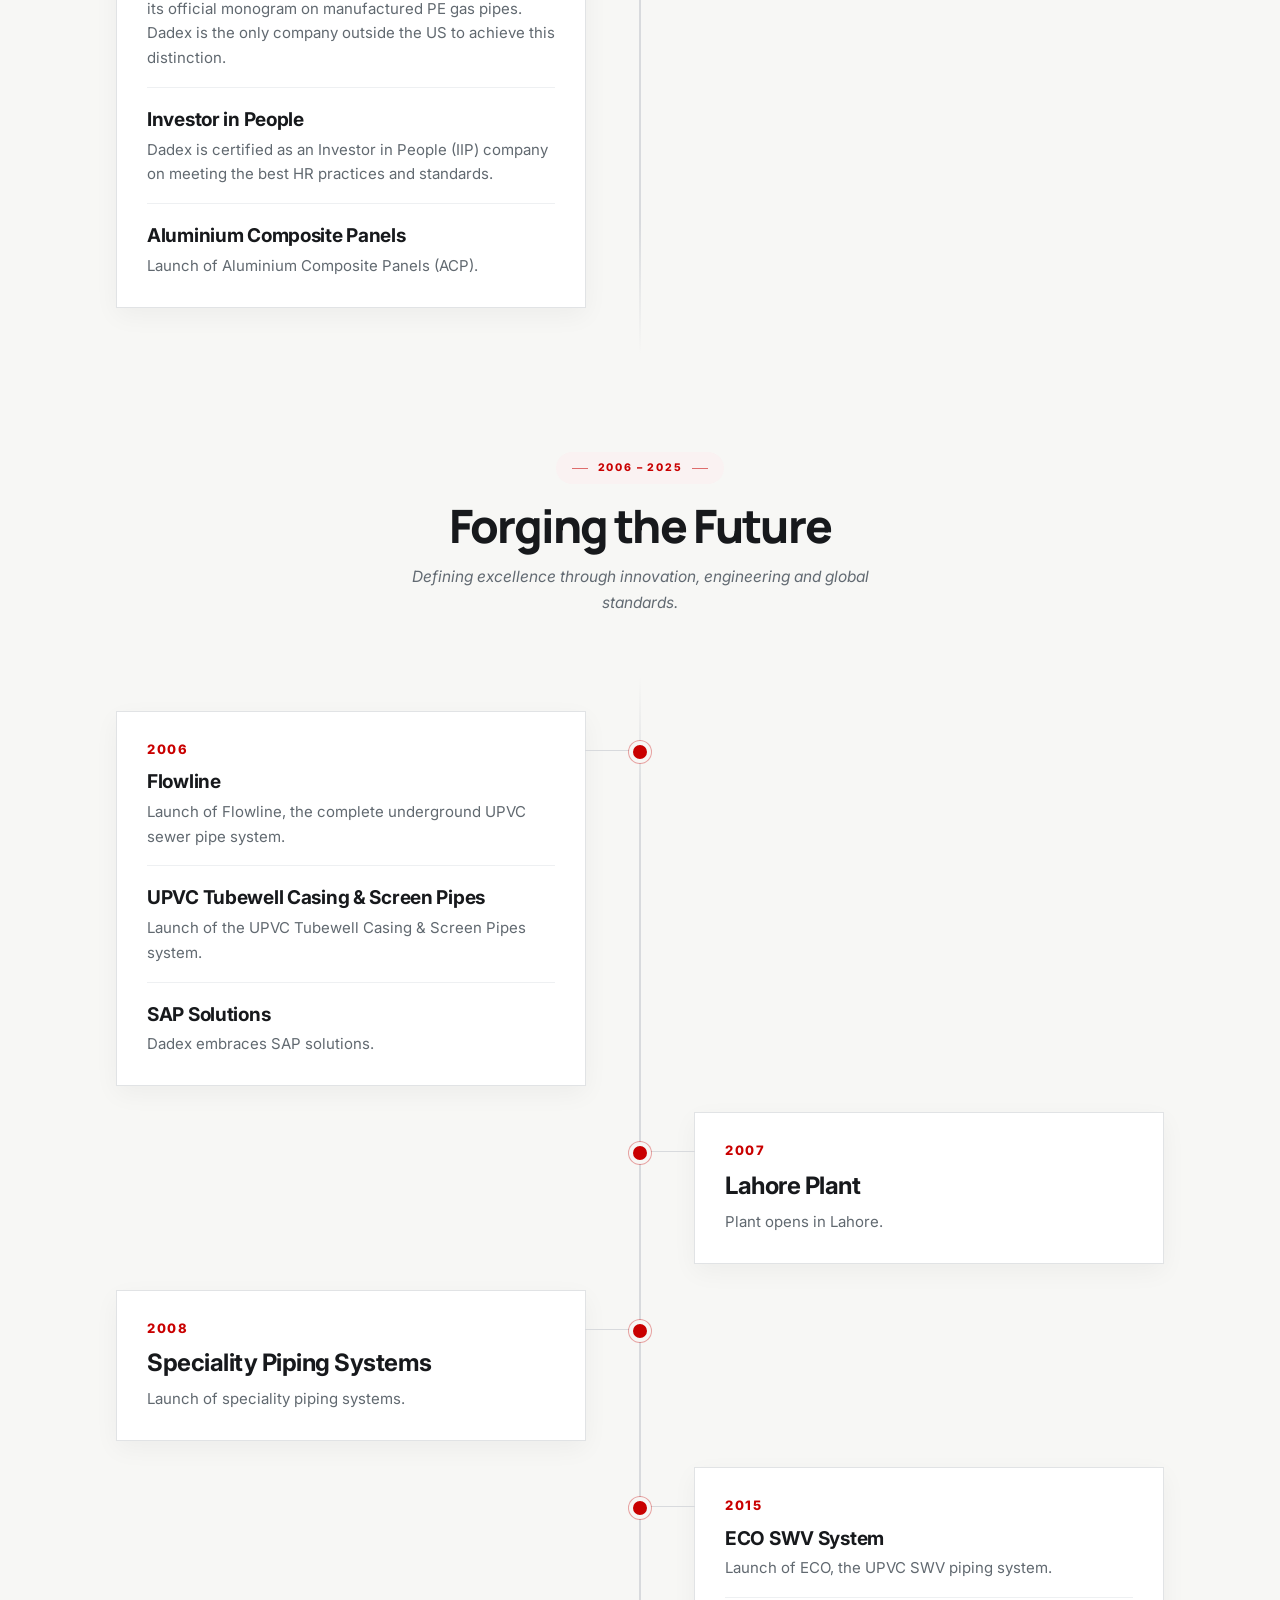
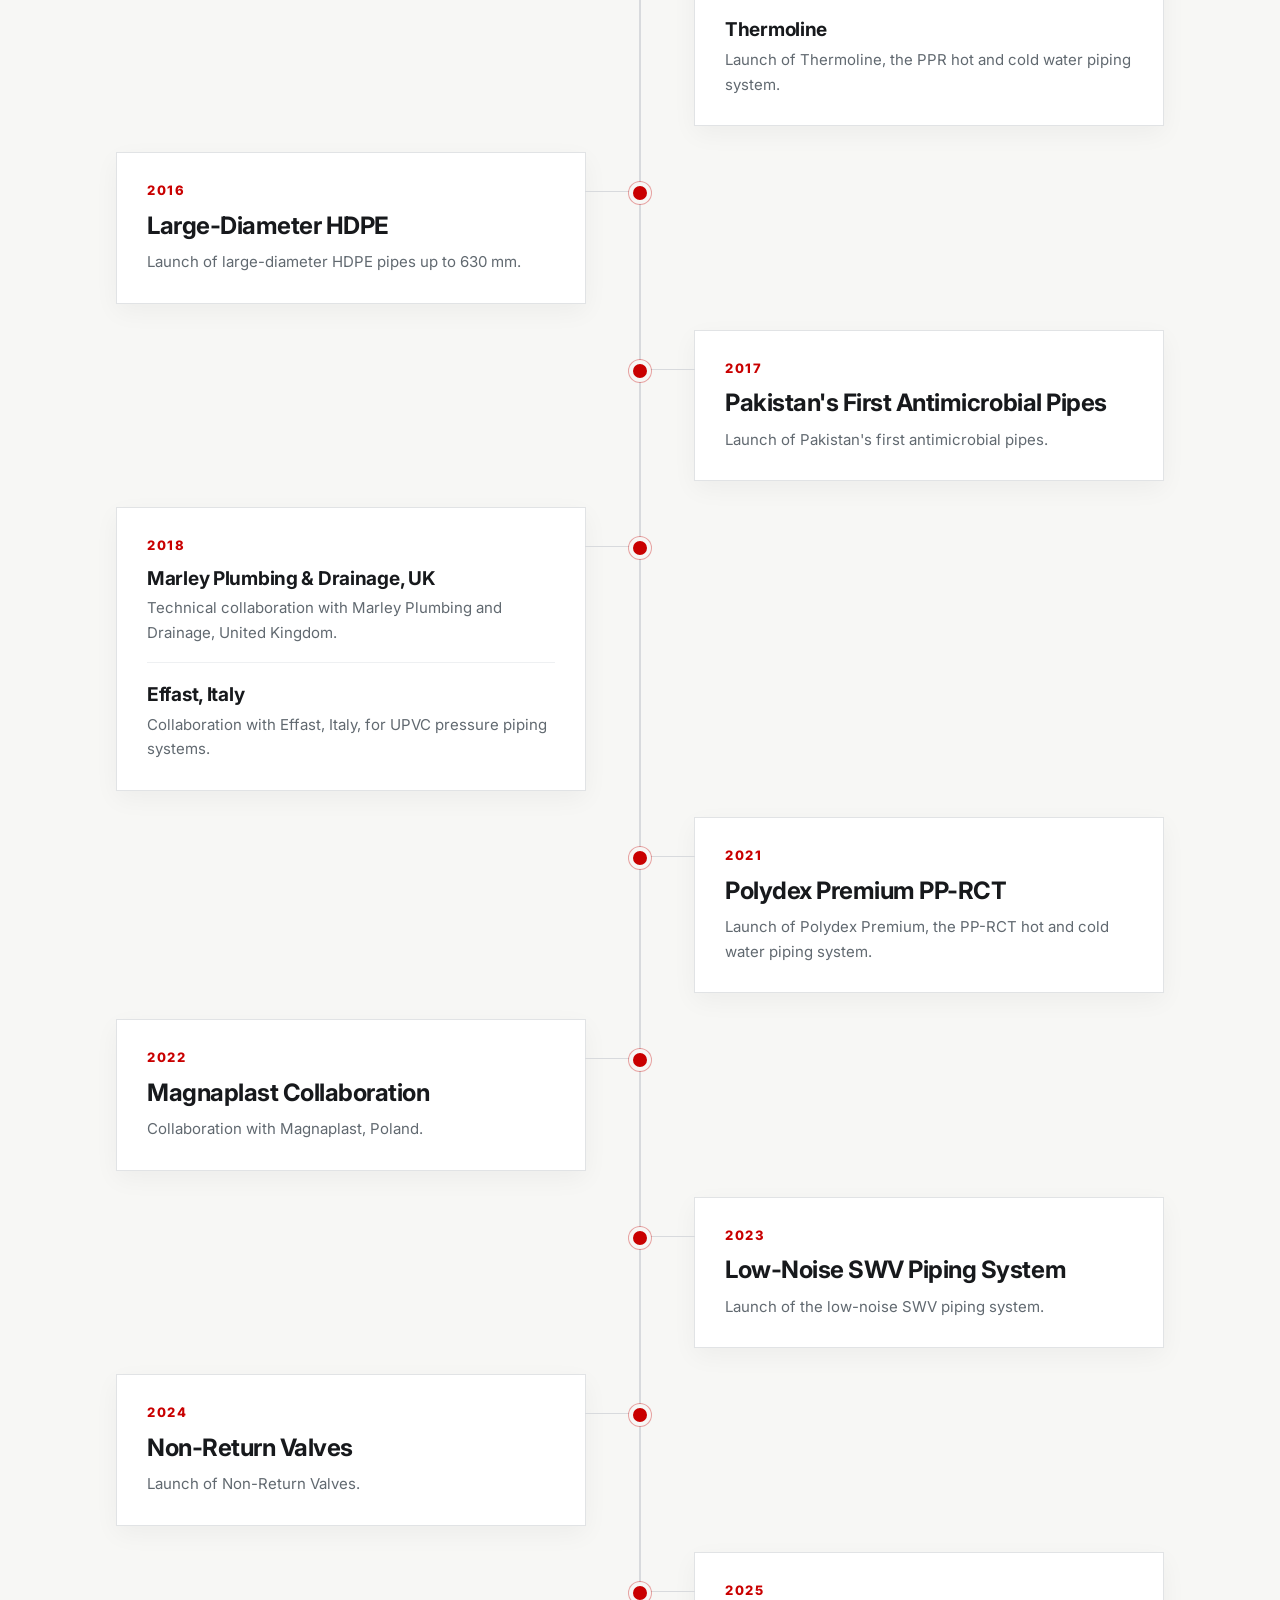
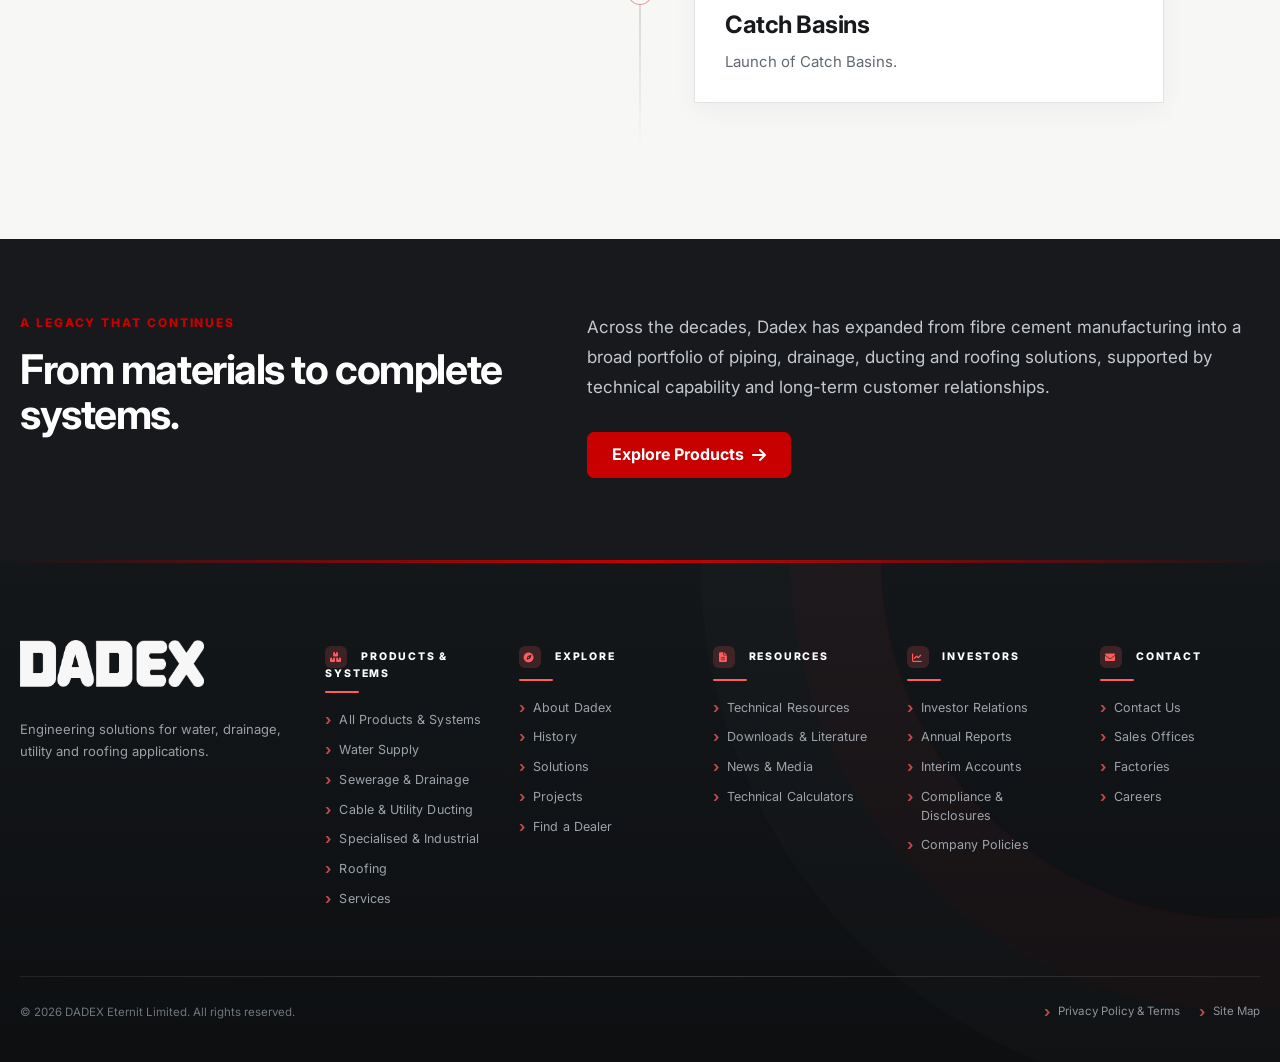
<file: history.html>
<!DOCTYPE html>
<html lang="en">
<head>
<meta charset="utf-8"/>
<meta content="width=device-width,initial-scale=1" name="viewport"/>
<title>Our History | Dadex Eternit Limited</title>
<meta content="Explore the Dadex Eternit timeline in four eras: Formative Years (1959–1975), Resilience &amp; Renewal (1976–1989), Building Leadership (1990–2005), and Forging the Future (2006–2025)." name="description"/>
<link href="https://www.dadex.com/history.html" rel="canonical"/>
<meta content="#c90000" name="theme-color"/>
<meta content="index, follow" name="robots"/>
<meta content="strict-origin-when-cross-origin" name="referrer"/>

<meta content="website" property="og:type"/>
<meta content="Our History – Dadex Eternit Limited" property="og:title"/>
<meta content="Four eras of engineering progress: from the first fibre cement plant in Hyderabad in 1959 to modern thermoplastic systems and global technical collaborations." property="og:description"/>
<meta content="https://www.dadex.com/history.html" property="og:url"/>
<meta content="Dadex Eternit Limited" property="og:site_name"/>
<meta content="en_PK" property="og:locale"/>
<meta content="https://www.dadex.com/assets/images/dadex-logo.png" property="og:image"/>

<meta content="summary_large_image" name="twitter:card"/>
<meta content="Our History – Dadex Eternit Limited" name="twitter:title"/>
<meta content="Four eras of engineering progress: from the first fibre cement plant in Hyderabad in 1959 to modern thermoplastic systems and global technical collaborations." name="twitter:description"/>
<meta content="https://www.dadex.com/assets/images/dadex-logo.png" name="twitter:image"/>

<link href="https://fonts.googleapis.com" rel="preconnect"/>
<link crossorigin="" href="https://fonts.gstatic.com" rel="preconnect"/>
<link href="https://fonts.googleapis.com/css2?family=Inter:wght@400;500;600;700;800&amp;family=Manrope:wght@600;700;800&amp;display=swap" rel="stylesheet"/>
<link href="https://cdnjs.cloudflare.com/ajax/libs/font-awesome/6.0.0-beta3/css/all.min.css" rel="stylesheet"/>
<link href="css/design-system.css" rel="stylesheet"/>

<script type="application/ld+json">
{"@context":"https://schema.org","@type":"AboutPage","name":"Our History — Dadex Eternit Limited","url":"https://www.dadex.com/history.html","about":{"@type":"Organization","name":"Dadex Eternit Limited","foundingDate":"1959","foundingLocation":{"@type":"Place","name":"Hyderabad, Pakistan"},"url":"https://www.dadex.com/"}}
</script>
</head>
<body>
<a class="skip-link" href="#main-content">Skip to content</a>
<div data-component="header"></div>

<main id="main-content">
<section class="page-hero history-hero">
<div class="container">
<div class="eyebrow">OUR HISTORY</div>
<h1>Sixty-Seven Years of Excellence</h1>
<p>A journey of trust from a vision to the industry leader. From a fibre cement plant in Hyderabad in 1959 to a diversified portfolio of piping, drainage, utility and roofing systems, Dadex has grown through product innovation, technical collaboration and a long-standing commitment to quality.</p>
</div>
</section>

<section class="history-intro">
<div class="container history-intro-grid">
<div>
<span class="history-kicker">1959 — 2025</span>
<h2>A journey in four eras.</h2>
</div>
<div>
<p>Our history is a story of manufacturing, engineering partnerships and products developed for the changing needs of Pakistan's built environment.</p>
<p class="history-note">The timeline below follows the historical milestones documented in Dadex's 67th Annual Report (2025–26).</p>
</div>
</div>
</section>

<nav aria-label="Jump to era" class="history-decades">
<div class="container history-decades-inner">
<a class="history-decade-chip" href="#era-formative"><span class="history-decade-year">1959–1975</span><span class="history-decade-name">Formative Years</span></a>
<a class="history-decade-chip" href="#era-renewal"><span class="history-decade-year">1976–1989</span><span class="history-decade-name">Resilience &amp; Renewal</span></a>
<a class="history-decade-chip" href="#era-leadership"><span class="history-decade-year">1990–2005</span><span class="history-decade-name">Building Leadership</span></a>
<a class="history-decade-chip" href="#era-future"><span class="history-decade-year">2006–2025</span><span class="history-decade-name">Forging the Future</span></a>
</div>
</nav>

<section class="history-timeline-section">
<h2 class="sr-only">Dadex historical timeline</h2>
<div class="container">

<!-- ERA 1 — FORMATIVE YEARS (1959 – 1975) -->
<div class="history-era" id="era-formative">
<header class="history-era-header">
<span class="history-era-kicker">1959 – 1975</span>
<h3>Formative Years</h3>
<p>Building foundations with resilience and vision.</p>
</header>
<div class="history-timeline">
<article class="history-event history-event-left">
<div aria-hidden="true" class="history-marker"></div>
<div class="history-card">
<div class="history-year">1959</div>
<ul class="history-events">
<li><h4>Founded as a Public Limited Company</h4><p>Dadex is founded as a public limited company and listed on the Karachi Stock Exchange.</p></li>
<li><h4>First Fibre Cement Plant</h4><p>Opening of the first fibre cement (FC) plant in Hyderabad.</p></li>
<li><h4>FC Corrugated Sheets</h4><p>Launch of fibre cement corrugated roofing sheets.</p></li>
<li><h4>FC Decorative Sheets</h4><p>Launch of fibre cement decorative sheets.</p></li>
</ul>
</div>
</article>
<article class="history-event history-event-right">
<div aria-hidden="true" class="history-marker"></div>
<div class="history-card"><div class="history-year">1962</div><h4>Eternit Collaboration</h4><p>Collaboration with the Eternit group of Belgium.</p></div>
</article>
<article class="history-event history-event-left">
<div aria-hidden="true" class="history-marker"></div>
<div class="history-card"><div class="history-year">1964</div><h4>FC Building Pipes</h4><p>Launch of fibre cement building pipes.</p></div>
</article>
<article class="history-event history-event-right">
<div aria-hidden="true" class="history-marker"></div>
<div class="history-card"><div class="history-year">1965</div><h4>Chittagong Plant</h4><p>Plant opens in Chittagong, East Pakistan. The plant was lost in 1971 following the independence of Bangladesh.</p></div>
</article>
<article class="history-event history-event-left">
<div aria-hidden="true" class="history-marker"></div>
<div class="history-card">
<div class="history-year">1966</div>
<ul class="history-events">
<li><h4>Karachi Plant</h4><p>Plant opens in Karachi.</p></li>
<li><h4>FC Pressure &amp; Sewer Pipes</h4><p>Launch of fibre cement pressure pipes and fibre cement sewer pipes.</p></li>
</ul>
</div>
</article>
<article class="history-event history-event-right">
<div aria-hidden="true" class="history-marker"></div>
<div class="history-card"><div class="history-year">1967</div><h4>ACIL Logo</h4><p>Creation of the ACIL logo.</p></div>
</article>
</div>
</div>

<!-- ERA 2 — RESILIENCE & RENEWAL (1976 – 1989) -->
<div class="history-era" id="era-renewal">
<header class="history-era-header">
<span class="history-era-kicker">1976 – 1989</span>
<h3>Resilience &amp; Renewal</h3>
<p>A period of resilience, progress and leadership transition.</p>
</header>
<div class="history-timeline">
<article class="history-event history-event-left">
<div aria-hidden="true" class="history-marker"></div>
<div class="history-card"><div class="history-year">1981</div><h4>ACIL Sheets &amp; Pipes</h4><p>Expansion of the ACIL fibre cement sheets and pipes business.</p></div>
</article>
<article class="history-event history-event-right">
<div aria-hidden="true" class="history-marker"></div>
<div class="history-card"><div class="history-year">1984</div><h4>ACIL Cottage</h4><p>ACIL Cottage is presented at an international exhibition.</p></div>
</article>
<article class="history-event history-event-left">
<div aria-hidden="true" class="history-marker"></div>
<div class="history-card"><div class="history-year">1987</div><h4>Pakistan Standards License</h4><p>First Pakistan Standards License for fibre cement sheets received from PSI.</p></div>
</article>
<article class="history-event history-event-right">
<div aria-hidden="true" class="history-marker"></div>
<div class="history-card"><div class="history-year">1989</div><h4>Leadership Transition</h4><p>Mr. Sikander Dada is appointed Chief Executive and Managing Director.</p></div>
</article>
</div>
</div>

<!-- ERA 3 — BUILDING LEADERSHIP (1990 – 2005) -->
<div class="history-era" id="era-leadership">
<header class="history-era-header">
<span class="history-era-kicker">1990 – 2005</span>
<h3>Building Leadership</h3>
<p>Expanding horizons, strengthening capabilities, and leading the market.</p>
</header>
<div class="history-timeline">
<article class="history-event history-event-left">
<div aria-hidden="true" class="history-marker"></div>
<div class="history-card"><div class="history-year">1990</div><h4>New Name, New Logo</h4><p>Dadex adopts a new name and visual identity.</p></div>
</article>
<article class="history-event history-event-right">
<div aria-hidden="true" class="history-marker"></div>
<div class="history-card">
<div class="history-year">1991</div>
<ul class="history-events">
<li><h4>Wavin Technical Collaboration</h4><p>Technical collaboration with Wavin, Netherlands, for the production of thermoplastic piping systems in Pakistan.</p></li>
<li><h4>UPVC Pressure Pipes</h4><p>Launch of the UPVC pressure piping system.</p></li>
</ul>
</div>
</article>
<article class="history-event history-event-left">
<div aria-hidden="true" class="history-marker"></div>
<div class="history-card"><div class="history-year">1993</div><h4>PE Pipes for Water &amp; Gas</h4><p>Launch of PE pipes for water and gas applications, including the T-Flex range.</p></div>
</article>
<article class="history-event history-event-right">
<div aria-hidden="true" class="history-marker"></div>
<div class="history-card"><div class="history-year">1997</div><h4>Nikasi</h4><p>Launch of Nikasi, the UPVC SWV piping system.</p></div>
</article>
<article class="history-event history-event-left">
<div aria-hidden="true" class="history-marker"></div>
<div class="history-card"><div class="history-year">1998</div><h4>ISO 9000 Certification</h4><p>Dadex achieves ISO 9000 certification.</p></div>
</article>
<article class="history-event history-event-right">
<div aria-hidden="true" class="history-marker"></div>
<div class="history-card"><div class="history-year">1999</div><h4>Polydex</h4><p>Launch of Polydex, the PPR hot and cold water piping system.</p></div>
</article>
<article class="history-event history-event-left">
<div aria-hidden="true" class="history-marker"></div>
<div class="history-card"><div class="history-year">2001</div><h4>Dadex House</h4><p>Dadex House is established on Shahrah-e-Faisal, Karachi.</p></div>
</article>
<article class="history-event history-event-right">
<div aria-hidden="true" class="history-marker"></div>
<div class="history-card"><div class="history-year">2002</div><h4>PE Cable Duct &amp; UPVC Electrical Conduits</h4><p>Launch of PE Cable Duct and UPVC Electrical Conduits.</p></div>
</article>
<article class="history-event history-event-left">
<div aria-hidden="true" class="history-marker"></div>
<div class="history-card">
<div class="history-year">2003</div>
<ul class="history-events">
<li><h4>New Name, New Identity</h4><p>Dadex introduces a new name and identity.</p></li>
<li><h4>Values, Vision &amp; Mission</h4><p>Dadex establishes its Values, Vision and Mission statements.</p></li>
</ul>
</div>
</article>
<article class="history-event history-event-right">
<div aria-hidden="true" class="history-marker"></div>
<div class="history-card"><div class="history-year">2004</div><h4>Zarkaasht</h4><p>Launch of Zarkaasht, the high-efficiency irrigation system.</p></div>
</article>
<article class="history-event history-event-left">
<div aria-hidden="true" class="history-marker"></div>
<div class="history-card">
<div class="history-year">2005</div>
<ul class="history-events">
<li><h4>American Petroleum Institute Certification</h4><p>The American Petroleum Institute certifies Dadex to use its official monogram on manufactured PE gas pipes. Dadex is the only company outside the US to achieve this distinction.</p></li>
<li><h4>Investor in People</h4><p>Dadex is certified as an Investor in People (IIP) company on meeting the best HR practices and standards.</p></li>
<li><h4>Aluminium Composite Panels</h4><p>Launch of Aluminium Composite Panels (ACP).</p></li>
</ul>
</div>
</article>
</div>
</div>

<!-- ERA 4 — FORGING THE FUTURE (2006 – 2025) -->
<div class="history-era" id="era-future">
<header class="history-era-header">
<span class="history-era-kicker">2006 – 2025</span>
<h3>Forging the Future</h3>
<p>Defining excellence through innovation, engineering and global standards.</p>
</header>
<div class="history-timeline">
<article class="history-event history-event-left">
<div aria-hidden="true" class="history-marker"></div>
<div class="history-card">
<div class="history-year">2006</div>
<ul class="history-events">
<li><h4>Flowline</h4><p>Launch of Flowline, the complete underground UPVC sewer pipe system.</p></li>
<li><h4>UPVC Tubewell Casing &amp; Screen Pipes</h4><p>Launch of the UPVC Tubewell Casing &amp; Screen Pipes system.</p></li>
<li><h4>SAP Solutions</h4><p>Dadex embraces SAP solutions.</p></li>
</ul>
</div>
</article>
<article class="history-event history-event-right">
<div aria-hidden="true" class="history-marker"></div>
<div class="history-card"><div class="history-year">2007</div><h4>Lahore Plant</h4><p>Plant opens in Lahore.</p></div>
</article>
<article class="history-event history-event-left">
<div aria-hidden="true" class="history-marker"></div>
<div class="history-card"><div class="history-year">2008</div><h4>Speciality Piping Systems</h4><p>Launch of speciality piping systems.</p></div>
</article>
<article class="history-event history-event-right">
<div aria-hidden="true" class="history-marker"></div>
<div class="history-card">
<div class="history-year">2015</div>
<ul class="history-events">
<li><h4>ECO SWV System</h4><p>Launch of ECO, the UPVC SWV piping system.</p></li>
<li><h4>Thermoline</h4><p>Launch of Thermoline, the PPR hot and cold water piping system.</p></li>
</ul>
</div>
</article>
<article class="history-event history-event-left">
<div aria-hidden="true" class="history-marker"></div>
<div class="history-card"><div class="history-year">2016</div><h4>Large-Diameter HDPE</h4><p>Launch of large-diameter HDPE pipes up to 630 mm.</p></div>
</article>
<article class="history-event history-event-right">
<div aria-hidden="true" class="history-marker"></div>
<div class="history-card"><div class="history-year">2017</div><h4>Pakistan's First Antimicrobial Pipes</h4><p>Launch of Pakistan's first antimicrobial pipes.</p></div>
</article>
<article class="history-event history-event-left">
<div aria-hidden="true" class="history-marker"></div>
<div class="history-card">
<div class="history-year">2018</div>
<ul class="history-events">
<li><h4>Marley Plumbing &amp; Drainage, UK</h4><p>Technical collaboration with Marley Plumbing and Drainage, United Kingdom.</p></li>
<li><h4>Effast, Italy</h4><p>Collaboration with Effast, Italy, for UPVC pressure piping systems.</p></li>
</ul>
</div>
</article>
<article class="history-event history-event-right">
<div aria-hidden="true" class="history-marker"></div>
<div class="history-card"><div class="history-year">2021</div><h4>Polydex Premium PP-RCT</h4><p>Launch of Polydex Premium, the PP-RCT hot and cold water piping system.</p></div>
</article>
<article class="history-event history-event-left">
<div aria-hidden="true" class="history-marker"></div>
<div class="history-card"><div class="history-year">2022</div><h4>Magnaplast Collaboration</h4><p>Collaboration with Magnaplast, Poland.</p></div>
</article>
<article class="history-event history-event-right">
<div aria-hidden="true" class="history-marker"></div>
<div class="history-card"><div class="history-year">2023</div><h4>Low-Noise SWV Piping System</h4><p>Launch of the low-noise SWV piping system.</p></div>
</article>
<article class="history-event history-event-left">
<div aria-hidden="true" class="history-marker"></div>
<div class="history-card"><div class="history-year">2024</div><h4>Non-Return Valves</h4><p>Launch of Non-Return Valves.</p></div>
</article>
<article class="history-event history-event-right">
<div aria-hidden="true" class="history-marker"></div>
<div class="history-card"><div class="history-year">2025</div><h4>Catch Basins</h4><p>Launch of Catch Basins.</p></div>
</article>
</div>
</div>

</div>
</section>

<section class="history-legacy">
<div class="container history-legacy-grid">
<div>
<span class="history-kicker">A LEGACY THAT CONTINUES</span>
<h2>From materials to complete systems.</h2>
</div>
<div>
<p>Across the decades, Dadex has expanded from fibre cement manufacturing into a broad portfolio of piping, drainage, ducting and roofing solutions, supported by technical capability and long-term customer relationships.</p>
<a class="btn btn-primary" href="products.html">Explore Products <i aria-hidden="true" class="fas fa-arrow-right"></i></a>
</div>
</div>
</section>
</main>

<div data-component="footer"></div>
<script src="js/main.js"></script>

<!-- Era chip active-state observer -->
<script>
(function(){
  if (!('IntersectionObserver' in window)) return;
  var chips = Array.prototype.slice.call(document.querySelectorAll('.history-decade-chip'));
  if (!chips.length) return;
  var map = {}, targets = [];
  chips.forEach(function(chip){
    var id = chip.getAttribute('href').slice(1);
    var el = document.getElementById(id);
    if (!el) return;
    map[id] = chip; targets.push(el);
  });
  if (!targets.length) return;
  var setActive = function(id){
    chips.forEach(function(c){ c.classList.toggle('is-active', c === map[id]); });
  };
  var observer = new IntersectionObserver(function(entries){
    var best = null;
    entries.forEach(function(e){
      if (!e.isIntersecting) return;
      if (!best || e.intersectionRatio > best.intersectionRatio) best = e;
    });
    if (best && best.target.id) setActive(best.target.id);
  }, { rootMargin:'-200px 0px -55% 0px', threshold:[0,.25,.5] });
  targets.forEach(function(t){ observer.observe(t); });
  chips.forEach(function(chip){
    chip.addEventListener('click', function(){ setActive(chip.getAttribute('href').slice(1)); });
  });
})();
</script>
</body>
</html>
</file>
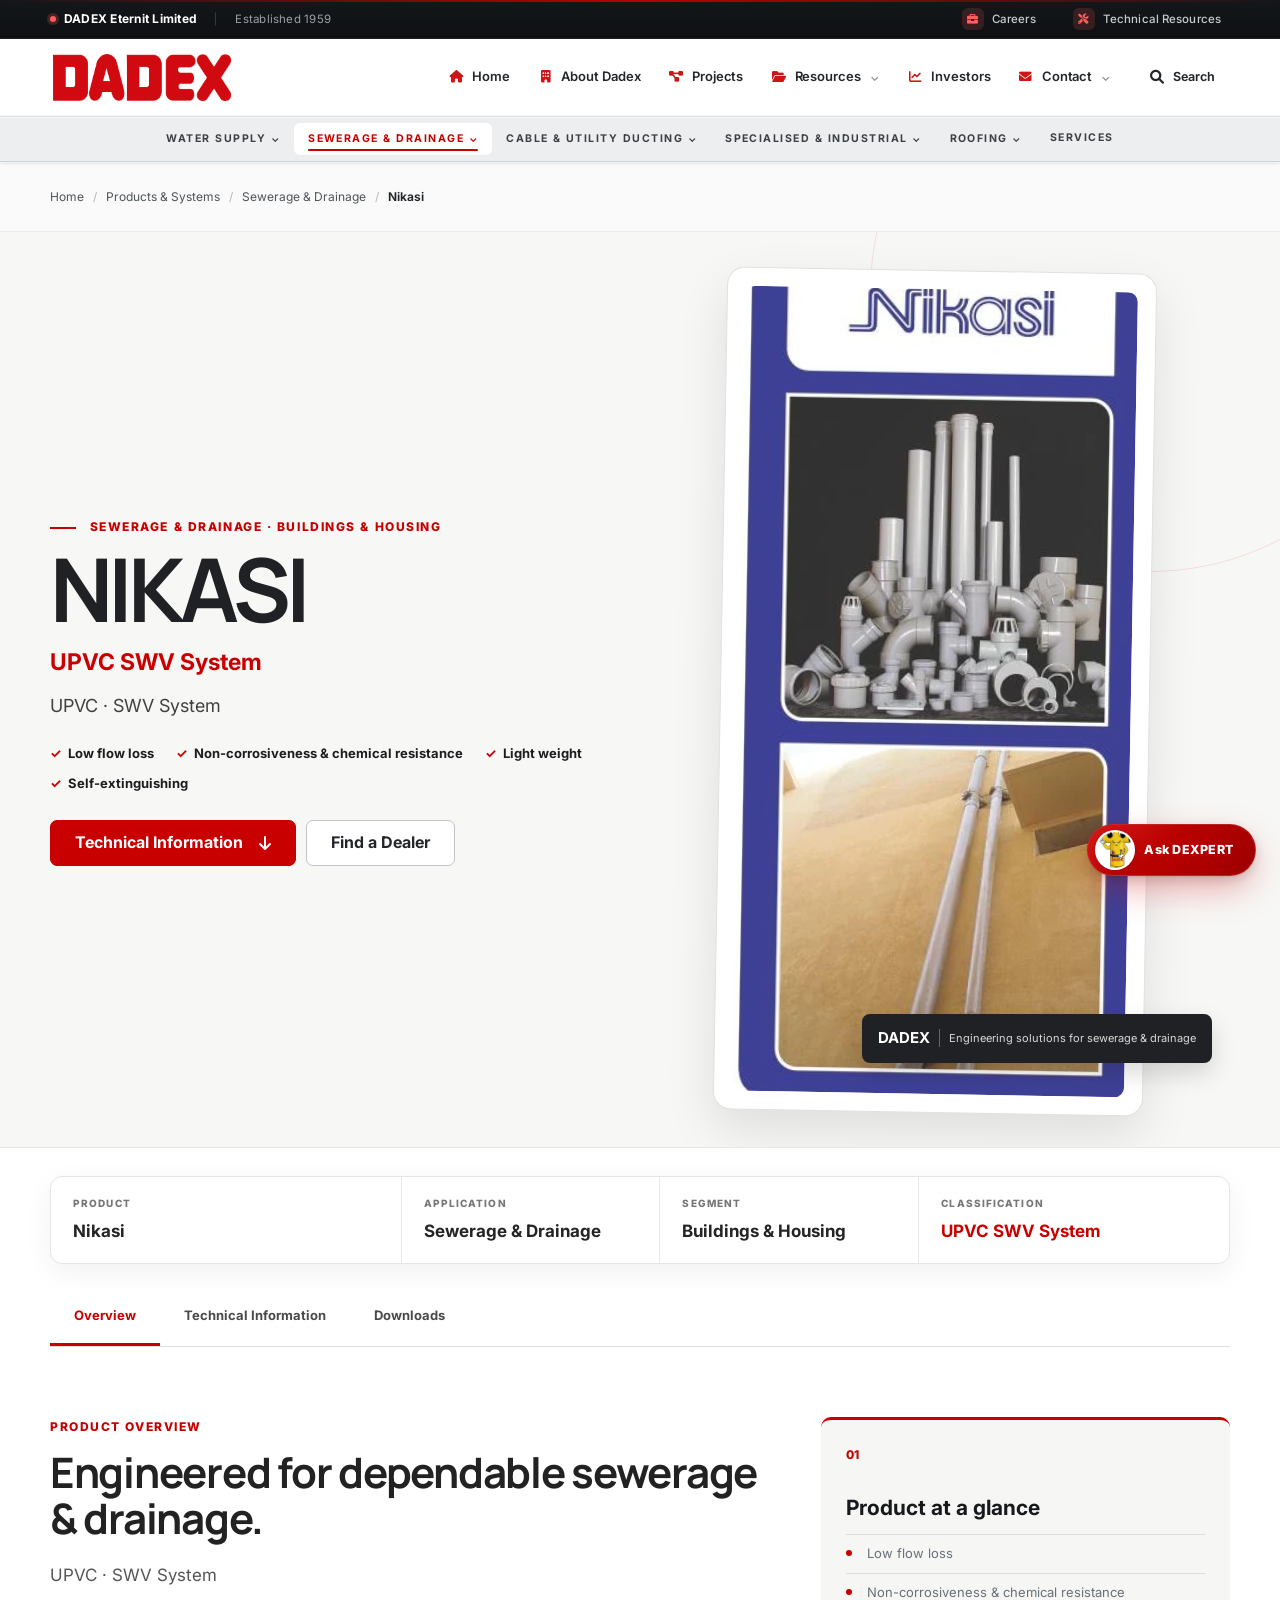
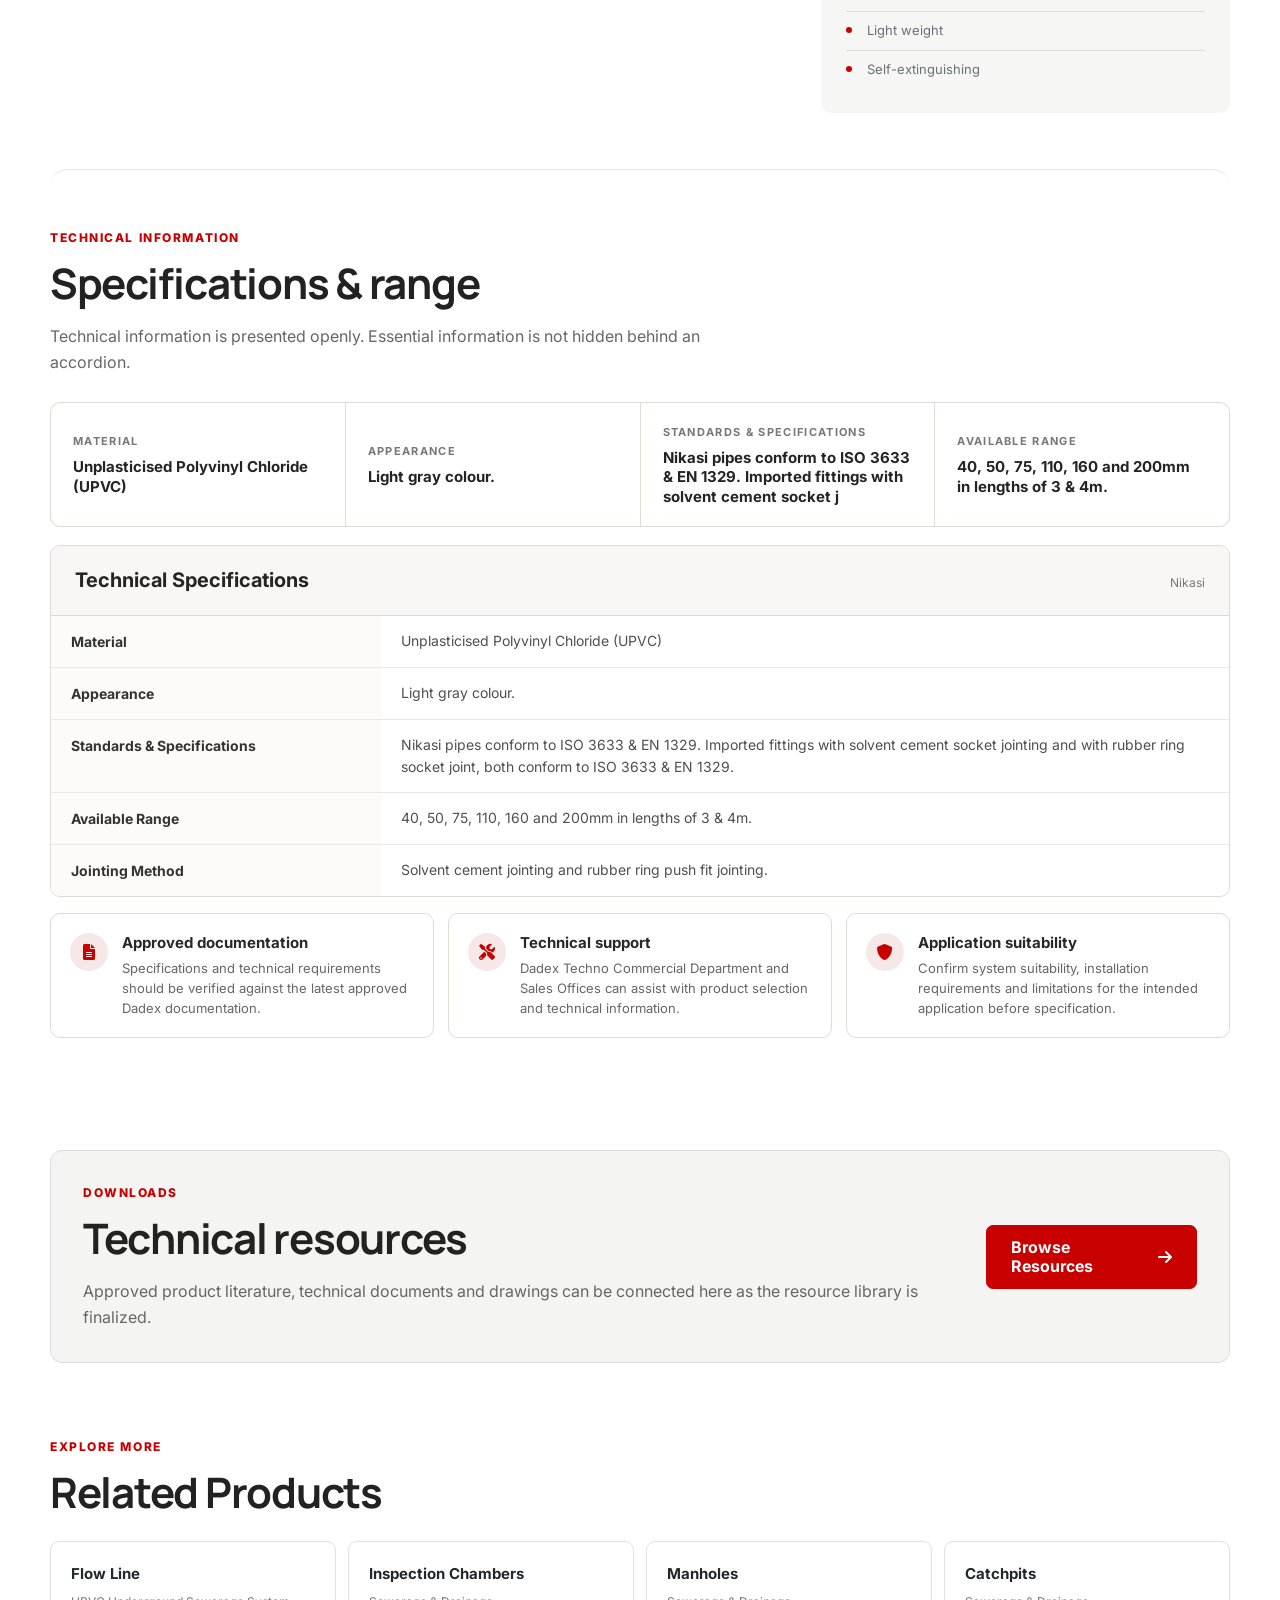
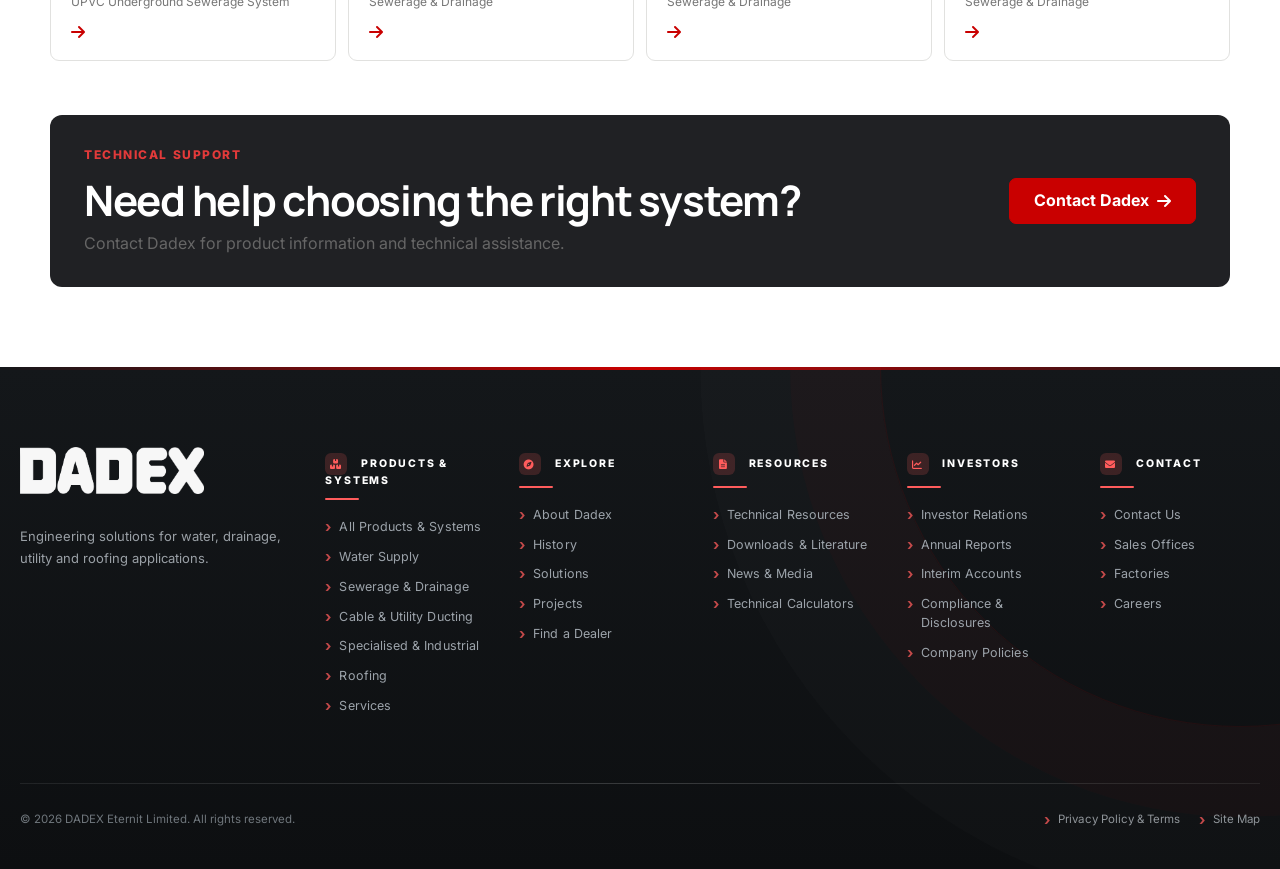
<file: product-nikasi.html>
<!DOCTYPE html>

<html lang="en"><head>
<meta charset="utf-8"/>
<meta content="width=device-width,initial-scale=1" name="viewport"/>
<title>Nikasi — Dadex Eternit Limited</title>
<meta content="Nikasi — UPVC SWV System for sewerage &amp; drainage applications." name="description"/>
<link href="css/design-system.css" rel="stylesheet"/>
<link href="https://fonts.googleapis.com" rel="preconnect"/>
<link crossorigin="" href="https://fonts.gstatic.com" rel="preconnect"/>
<link href="https://fonts.googleapis.com/css2?family=Inter:wght@400;500;600;700;800&amp;family=Manrope:wght@600;700;800&amp;display=swap" rel="stylesheet"/>
<link href="https://cdnjs.cloudflare.com/ajax/libs/font-awesome/6.0.0-beta3/css/all.min.css" rel="stylesheet"/>
</head><body class="internal-page product-redesign"><div data-component="header"></div><main id="main-content">
<div class="breadcrumb"><div class="container"><a href="index.html">Home</a><span>/</span><a href="products.html">Products &amp; Systems</a><span>/</span><a href="products.html">Sewerage &amp; Drainage</a><span>/</span><strong>Nikasi</strong></div></div>
<section class="p2-hero">
<div class="container p2-hero-grid"><div class="p2-hero-copy">
<div class="p2-kicker"><span></span> SEWERAGE &amp; DRAINAGE · BUILDINGS &amp; HOUSING</div><h1>Nikasi</h1><p class="p2-subtitle">UPVC SWV System</p><p class="p2-lead">UPVC · SWV System</p>
<div class="p2-benefits"><span>Low flow loss</span><span>Non-corrosiveness &amp; chemical resistance</span><span>Light weight</span><span>Self-extinguishing</span></div>
<div class="p2-actions"><a class="btn btn-primary" href="#technical">Technical Information <i class="fas fa-arrow-down"></i></a><a class="btn btn-outline" href="dealers.html">Find a Dealer</a></div>
</div><div class="p2-hero-art"><div class="p2-ring p2-ring-a"></div><div class="p2-ring p2-ring-b"></div><div class="p2-image-card"><img alt="Nikasi" loading="eager" src="assets/images/products/nikasi.webp"/></div><div class="p2-art-label"><strong>DADEX</strong><span>Engineering solutions for sewerage &amp; drainage</span></div></div></div></section>
<section class="container p2-page">
<div aria-label="Product classification" class="p2-product-strip">
<div class="p2-strip-item p2-strip-product"><span class="p2-strip-label">Product</span><strong>Nikasi</strong></div>
<div class="p2-strip-item"><span class="p2-strip-label">Application</span><strong>Sewerage &amp; Drainage</strong></div><div class="p2-strip-item"><span class="p2-strip-label">Segment</span><strong>Buildings &amp; Housing</strong></div><div class="p2-strip-item"><span class="p2-strip-label">Classification</span><strong>UPVC SWV System</strong></div></div>
<nav aria-label="Product information" class="p2-tabs"><a class="is-active" href="#overview">Overview</a><a href="#technical">Technical Information</a><a href="#resources">Downloads</a></nav>
<section class="p2-overview" id="overview"><div><div class="p2-kicker">PRODUCT OVERVIEW</div><h2>Engineered for dependable sewerage &amp; drainage.</h2><p>UPVC · SWV System</p></div><div class="p2-overview-card"><div class="p2-card-mark">01</div><h3>Product at a glance</h3><ul><li>Low flow loss</li><li>Non-corrosiveness &amp; chemical resistance</li><li>Light weight</li><li>Self-extinguishing</li></ul></div></section>
<section class="p2-section p2-technical" id="technical"><div class="p2-section-head"><div><div class="p2-kicker">TECHNICAL INFORMATION</div><h2>Specifications &amp; range</h2><p>Technical information is presented openly. Essential information is not hidden behind an accordion.</p></div></div>
<div class="p2-tech-summary"><div><span>Material</span><strong>Unplasticised Polyvinyl Chloride (UPVC)</strong></div><div><span>Appearance</span><strong>Light gray colour.</strong></div><div><span>Standards &amp; Specifications</span><strong>Nikasi pipes conform to ISO 3633 &amp; EN 1329. Imported fittings with solvent cement socket j</strong></div><div><span>Available Range</span><strong>40, 50, 75, 110, 160 and 200mm in lengths of 3 &amp; 4m.</strong></div></div>
<div class="p2-tech-panel"><div class="p2-tech-panel-head"><h3>Technical Specifications</h3><span>Nikasi</span></div><div class="p2-spec-table-wrap"><table class="p2-spec-table"><tbody><tr><th>Material</th><td>Unplasticised Polyvinyl Chloride (UPVC)</td></tr><tr><th>Appearance</th><td>Light gray colour.</td></tr><tr><th>Standards &amp; Specifications</th><td>Nikasi pipes conform to ISO 3633 &amp; EN 1329. Imported fittings with solvent cement socket jointing and with rubber ring socket joint, both conform to ISO 3633 &amp; EN 1329.</td></tr><tr><th>Available Range</th><td>40, 50, 75, 110, 160 and 200mm in lengths of 3 &amp; 4m.</td></tr><tr><th>Jointing Method</th><td>Solvent cement jointing and rubber ring push fit jointing.</td></tr></tbody></table></div></div>
<div class="p2-tech-notes"><article><div class="p2-tech-note-icon"><i class="fas fa-file-alt"></i></div><div><h3>Approved documentation</h3><p>Specifications and technical requirements should be verified against the latest approved Dadex documentation.</p></div></article><article><div class="p2-tech-note-icon"><i class="fas fa-tools"></i></div><div><h3>Technical support</h3><p>Dadex Techno Commercial Department and Sales Offices can assist with product selection and technical information.</p></div></article><article><div class="p2-tech-note-icon"><i class="fas fa-shield-alt"></i></div><div><h3>Application suitability</h3><p>Confirm system suitability, installation requirements and limitations for the intended application before specification.</p></div></article></div></section>
<section class="p2-downloads" id="resources"><div><div class="p2-kicker">DOWNLOADS</div><h2>Technical resources</h2><p>Approved product literature, technical documents and drawings can be connected here as the resource library is finalized.</p></div><a class="btn btn-primary" href="literature.html">Browse Resources <i class="fas fa-arrow-right"></i></a></section>
<section class="p2-related"><div class="p2-section-head"><div><div class="p2-kicker">EXPLORE MORE</div><h2>Related Products</h2></div></div><div class="p2-related-grid"><a href="product-flow-line.html"><strong>Flow Line</strong><span>UPVC Underground Sewerage System</span><i class="fas fa-arrow-right"></i></a><a href="product-inspection-chambers.html"><strong>Inspection Chambers</strong><span>Sewerage &amp; Drainage</span><i class="fas fa-arrow-right"></i></a><a href="product-manholes.html"><strong>Manholes</strong><span>Sewerage &amp; Drainage</span><i class="fas fa-arrow-right"></i></a><a href="product-catchpits.html"><strong>Catchpits</strong><span>Sewerage &amp; Drainage</span><i class="fas fa-arrow-right"></i></a></div></section>
<section class="p2-support"><div><div class="p2-kicker">TECHNICAL SUPPORT</div><h2>Need help choosing the right system?</h2><p>Contact Dadex for product information and technical assistance.</p></div><a class="btn btn-primary" href="contact.html">Contact Dadex <i class="fas fa-arrow-right"></i></a></section>
</section></main><div data-component="footer"></div><script src="js/main.js"></script></body></html>
</file>
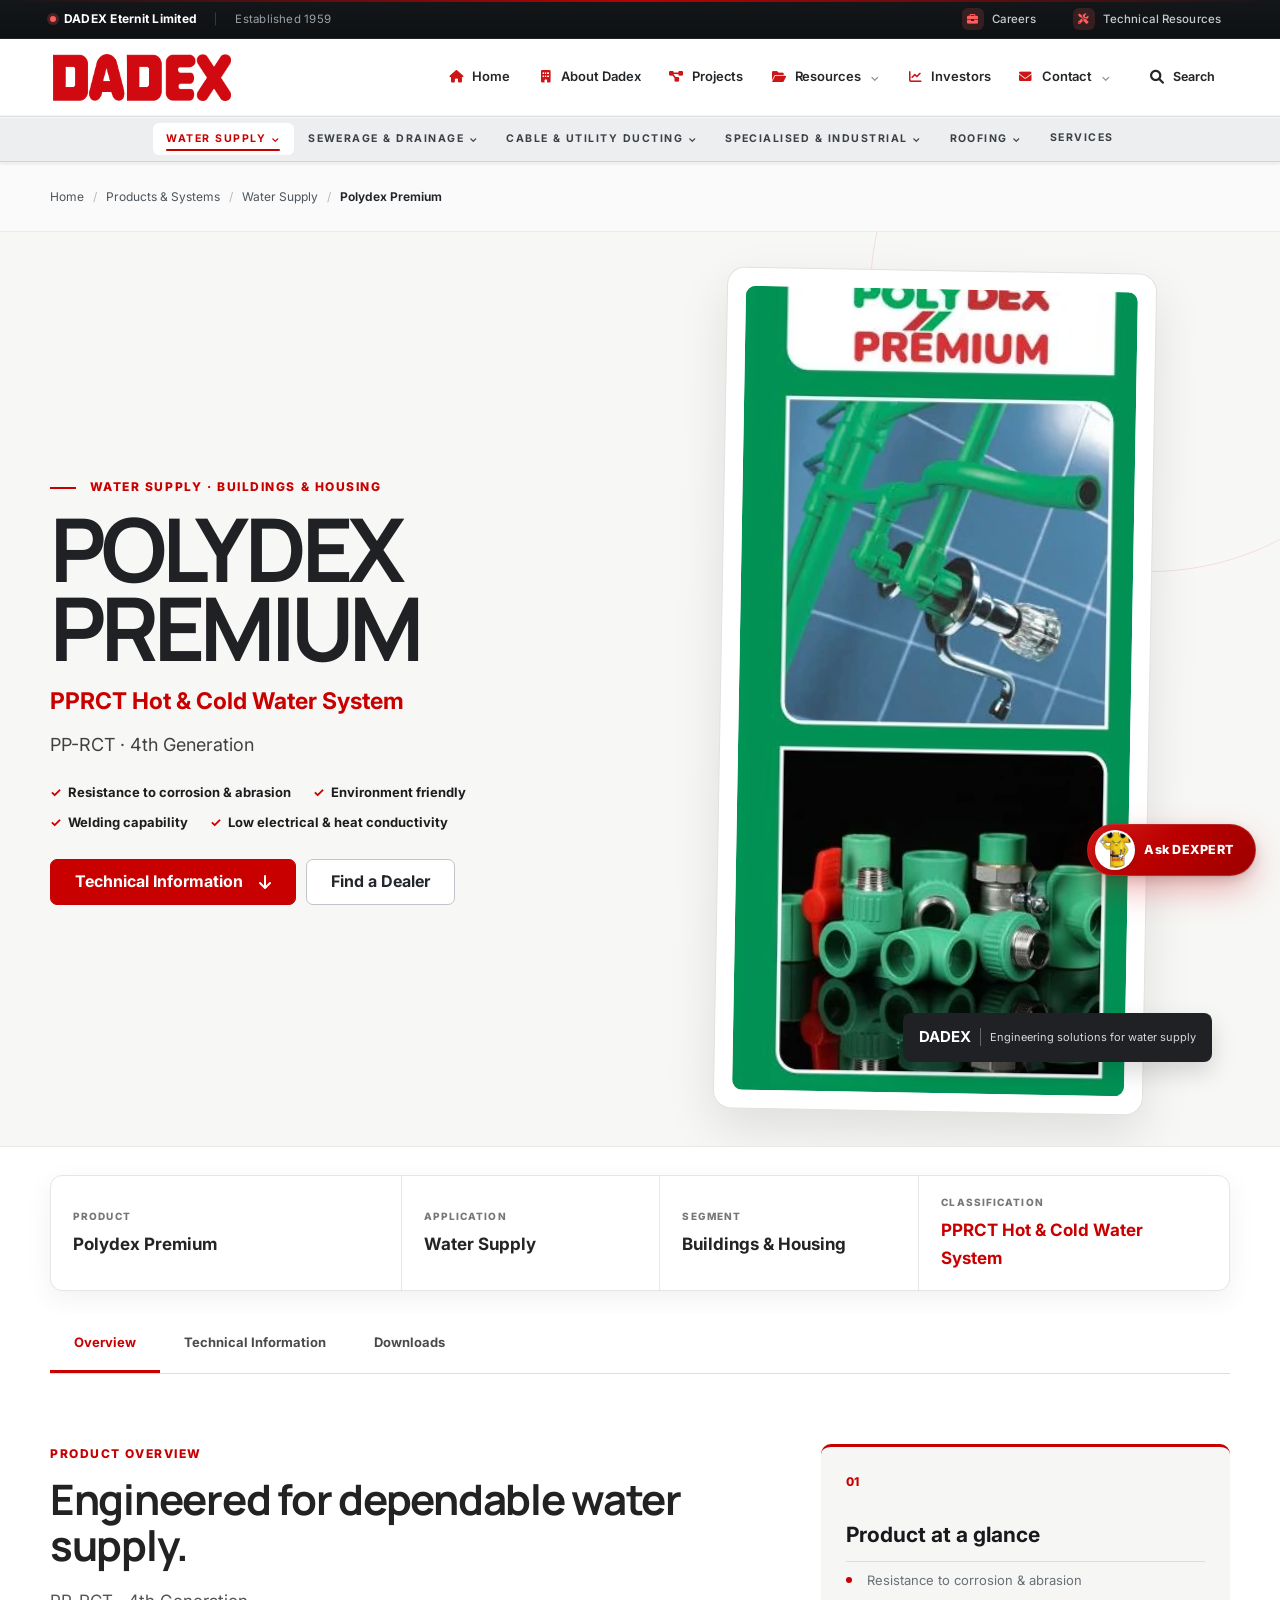
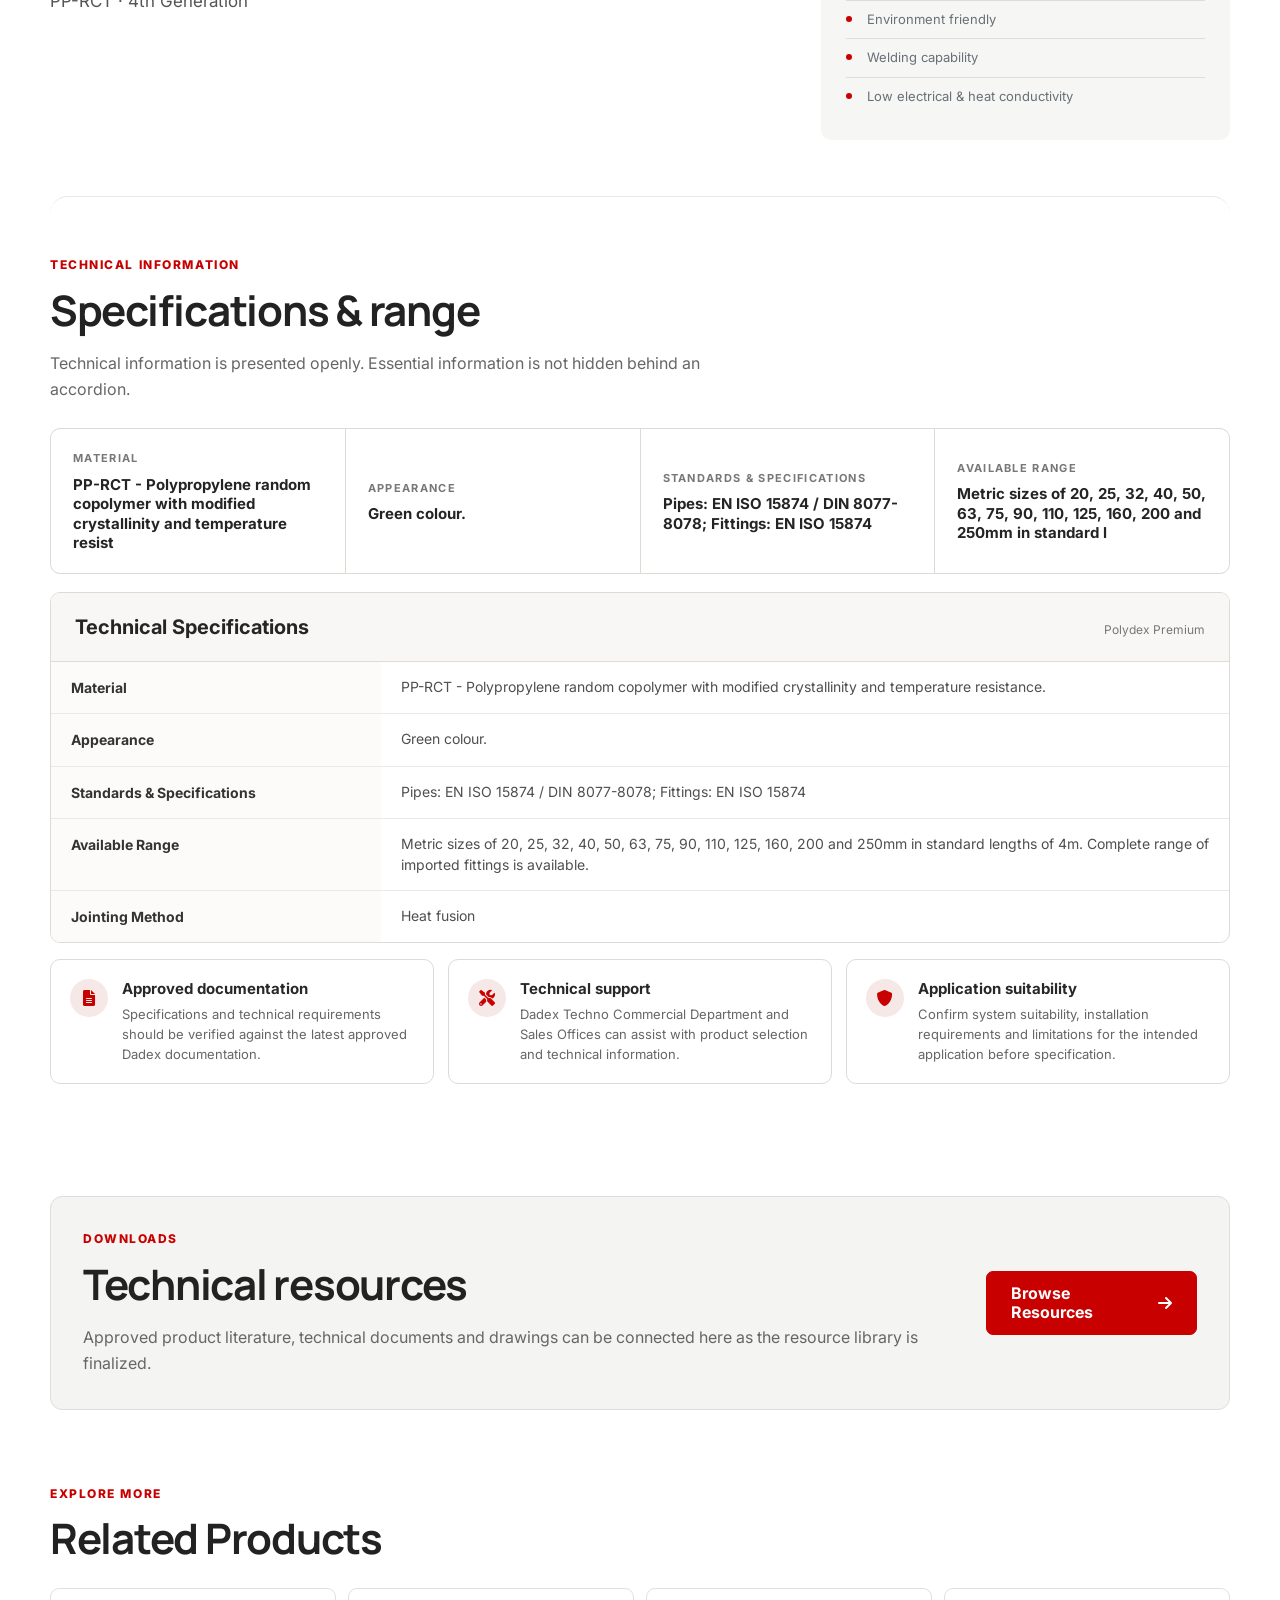
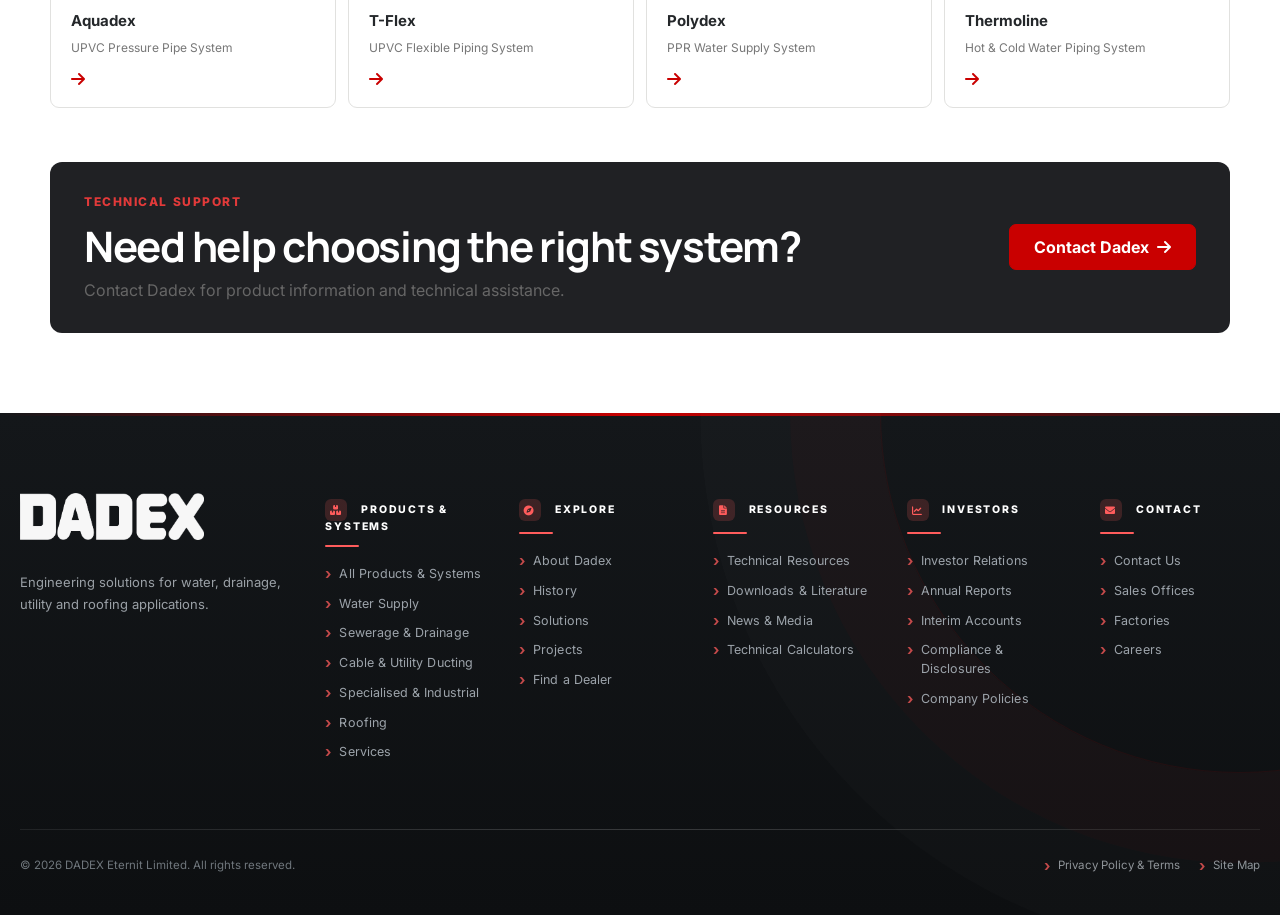
<file: product-polydex-premium.html>
<!DOCTYPE html>

<html lang="en"><head>
<meta charset="utf-8"/>
<meta content="width=device-width,initial-scale=1" name="viewport"/>
<title>Polydex Premium — Dadex Eternit Limited</title>
<meta content="Polydex Premium — PPRCT Hot &amp; Cold Water System for water supply applications." name="description"/>
<link href="css/design-system.css" rel="stylesheet"/>
<link href="https://fonts.googleapis.com" rel="preconnect"/>
<link crossorigin="" href="https://fonts.gstatic.com" rel="preconnect"/>
<link href="https://fonts.googleapis.com/css2?family=Inter:wght@400;500;600;700;800&amp;family=Manrope:wght@600;700;800&amp;display=swap" rel="stylesheet"/>
<link href="https://cdnjs.cloudflare.com/ajax/libs/font-awesome/6.0.0-beta3/css/all.min.css" rel="stylesheet"/>
</head><body class="internal-page product-redesign"><div data-component="header"></div><main id="main-content">
<div class="breadcrumb"><div class="container"><a href="index.html">Home</a><span>/</span><a href="products.html">Products &amp; Systems</a><span>/</span><a href="products.html">Water Supply</a><span>/</span><strong>Polydex Premium</strong></div></div>
<section class="p2-hero">
<div class="container p2-hero-grid"><div class="p2-hero-copy">
<div class="p2-kicker"><span></span> WATER SUPPLY · BUILDINGS &amp; HOUSING</div><h1>Polydex Premium</h1><p class="p2-subtitle">PPRCT Hot &amp; Cold Water System</p><p class="p2-lead">PP-RCT · 4th Generation</p>
<div class="p2-benefits"><span>Resistance to corrosion &amp; abrasion</span><span>Environment friendly</span><span>Welding capability</span><span>Low electrical &amp; heat conductivity</span></div>
<div class="p2-actions"><a class="btn btn-primary" href="#technical">Technical Information <i class="fas fa-arrow-down"></i></a><a class="btn btn-outline" href="dealers.html">Find a Dealer</a></div>
</div><div class="p2-hero-art"><div class="p2-ring p2-ring-a"></div><div class="p2-ring p2-ring-b"></div><div class="p2-image-card"><img alt="Polydex Premium" loading="eager" src="assets/images/products/polydex-premium.webp"/></div><div class="p2-art-label"><strong>DADEX</strong><span>Engineering solutions for water supply</span></div></div></div></section>
<section class="container p2-page">
<div aria-label="Product classification" class="p2-product-strip">
<div class="p2-strip-item p2-strip-product"><span class="p2-strip-label">Product</span><strong>Polydex Premium</strong></div>
<div class="p2-strip-item"><span class="p2-strip-label">Application</span><strong>Water Supply</strong></div><div class="p2-strip-item"><span class="p2-strip-label">Segment</span><strong>Buildings &amp; Housing</strong></div><div class="p2-strip-item"><span class="p2-strip-label">Classification</span><strong>PPRCT Hot &amp; Cold Water System</strong></div></div>
<nav aria-label="Product information" class="p2-tabs"><a class="is-active" href="#overview">Overview</a><a href="#technical">Technical Information</a><a href="#resources">Downloads</a></nav>
<section class="p2-overview" id="overview"><div><div class="p2-kicker">PRODUCT OVERVIEW</div><h2>Engineered for dependable water supply.</h2><p>PP-RCT · 4th Generation</p></div><div class="p2-overview-card"><div class="p2-card-mark">01</div><h3>Product at a glance</h3><ul><li>Resistance to corrosion &amp; abrasion</li><li>Environment friendly</li><li>Welding capability</li><li>Low electrical &amp; heat conductivity</li></ul></div></section>
<section class="p2-section p2-technical" id="technical"><div class="p2-section-head"><div><div class="p2-kicker">TECHNICAL INFORMATION</div><h2>Specifications &amp; range</h2><p>Technical information is presented openly. Essential information is not hidden behind an accordion.</p></div></div>
<div class="p2-tech-summary"><div><span>Material</span><strong>PP-RCT - Polypropylene random copolymer with modified crystallinity and temperature resist</strong></div><div><span>Appearance</span><strong>Green colour.</strong></div><div><span>Standards &amp; Specifications</span><strong>Pipes: EN ISO 15874 / DIN 8077-8078; Fittings: EN ISO 15874</strong></div><div><span>Available Range</span><strong>Metric sizes of 20, 25, 32, 40, 50, 63, 75, 90, 110, 125, 160, 200 and 250mm in standard l</strong></div></div>
<div class="p2-tech-panel"><div class="p2-tech-panel-head"><h3>Technical Specifications</h3><span>Polydex Premium</span></div><div class="p2-spec-table-wrap"><table class="p2-spec-table"><tbody><tr><th>Material</th><td>PP-RCT - Polypropylene random copolymer with modified crystallinity and temperature resistance.</td></tr><tr><th>Appearance</th><td>Green colour.</td></tr><tr><th>Standards &amp; Specifications</th><td>Pipes: EN ISO 15874 / DIN 8077-8078; Fittings: EN ISO 15874</td></tr><tr><th>Available Range</th><td>Metric sizes of 20, 25, 32, 40, 50, 63, 75, 90, 110, 125, 160, 200 and 250mm in standard lengths of 4m. Complete range of imported fittings is available.</td></tr><tr><th>Jointing Method</th><td>Heat fusion</td></tr></tbody></table></div></div>
<div class="p2-tech-notes"><article><div class="p2-tech-note-icon"><i class="fas fa-file-alt"></i></div><div><h3>Approved documentation</h3><p>Specifications and technical requirements should be verified against the latest approved Dadex documentation.</p></div></article><article><div class="p2-tech-note-icon"><i class="fas fa-tools"></i></div><div><h3>Technical support</h3><p>Dadex Techno Commercial Department and Sales Offices can assist with product selection and technical information.</p></div></article><article><div class="p2-tech-note-icon"><i class="fas fa-shield-alt"></i></div><div><h3>Application suitability</h3><p>Confirm system suitability, installation requirements and limitations for the intended application before specification.</p></div></article></div></section>
<section class="p2-downloads" id="resources"><div><div class="p2-kicker">DOWNLOADS</div><h2>Technical resources</h2><p>Approved product literature, technical documents and drawings can be connected here as the resource library is finalized.</p></div><a class="btn btn-primary" href="literature.html">Browse Resources <i class="fas fa-arrow-right"></i></a></section>
<section class="p2-related"><div class="p2-section-head"><div><div class="p2-kicker">EXPLORE MORE</div><h2>Related Products</h2></div></div><div class="p2-related-grid"><a href="product.html"><strong>Aquadex</strong><span>UPVC Pressure Pipe System</span><i class="fas fa-arrow-right"></i></a><a href="product-tflex.html"><strong>T-Flex</strong><span>UPVC Flexible Piping System</span><i class="fas fa-arrow-right"></i></a><a href="product-polydex.html"><strong>Polydex</strong><span>PPR Water Supply System</span><i class="fas fa-arrow-right"></i></a><a href="product-thermoline.html"><strong>Thermoline</strong><span>Hot &amp; Cold Water Piping System</span><i class="fas fa-arrow-right"></i></a></div></section>
<section class="p2-support"><div><div class="p2-kicker">TECHNICAL SUPPORT</div><h2>Need help choosing the right system?</h2><p>Contact Dadex for product information and technical assistance.</p></div><a class="btn btn-primary" href="contact.html">Contact Dadex <i class="fas fa-arrow-right"></i></a></section>
</section></main><div data-component="footer"></div><script src="js/main.js"></script></body></html>
</file>
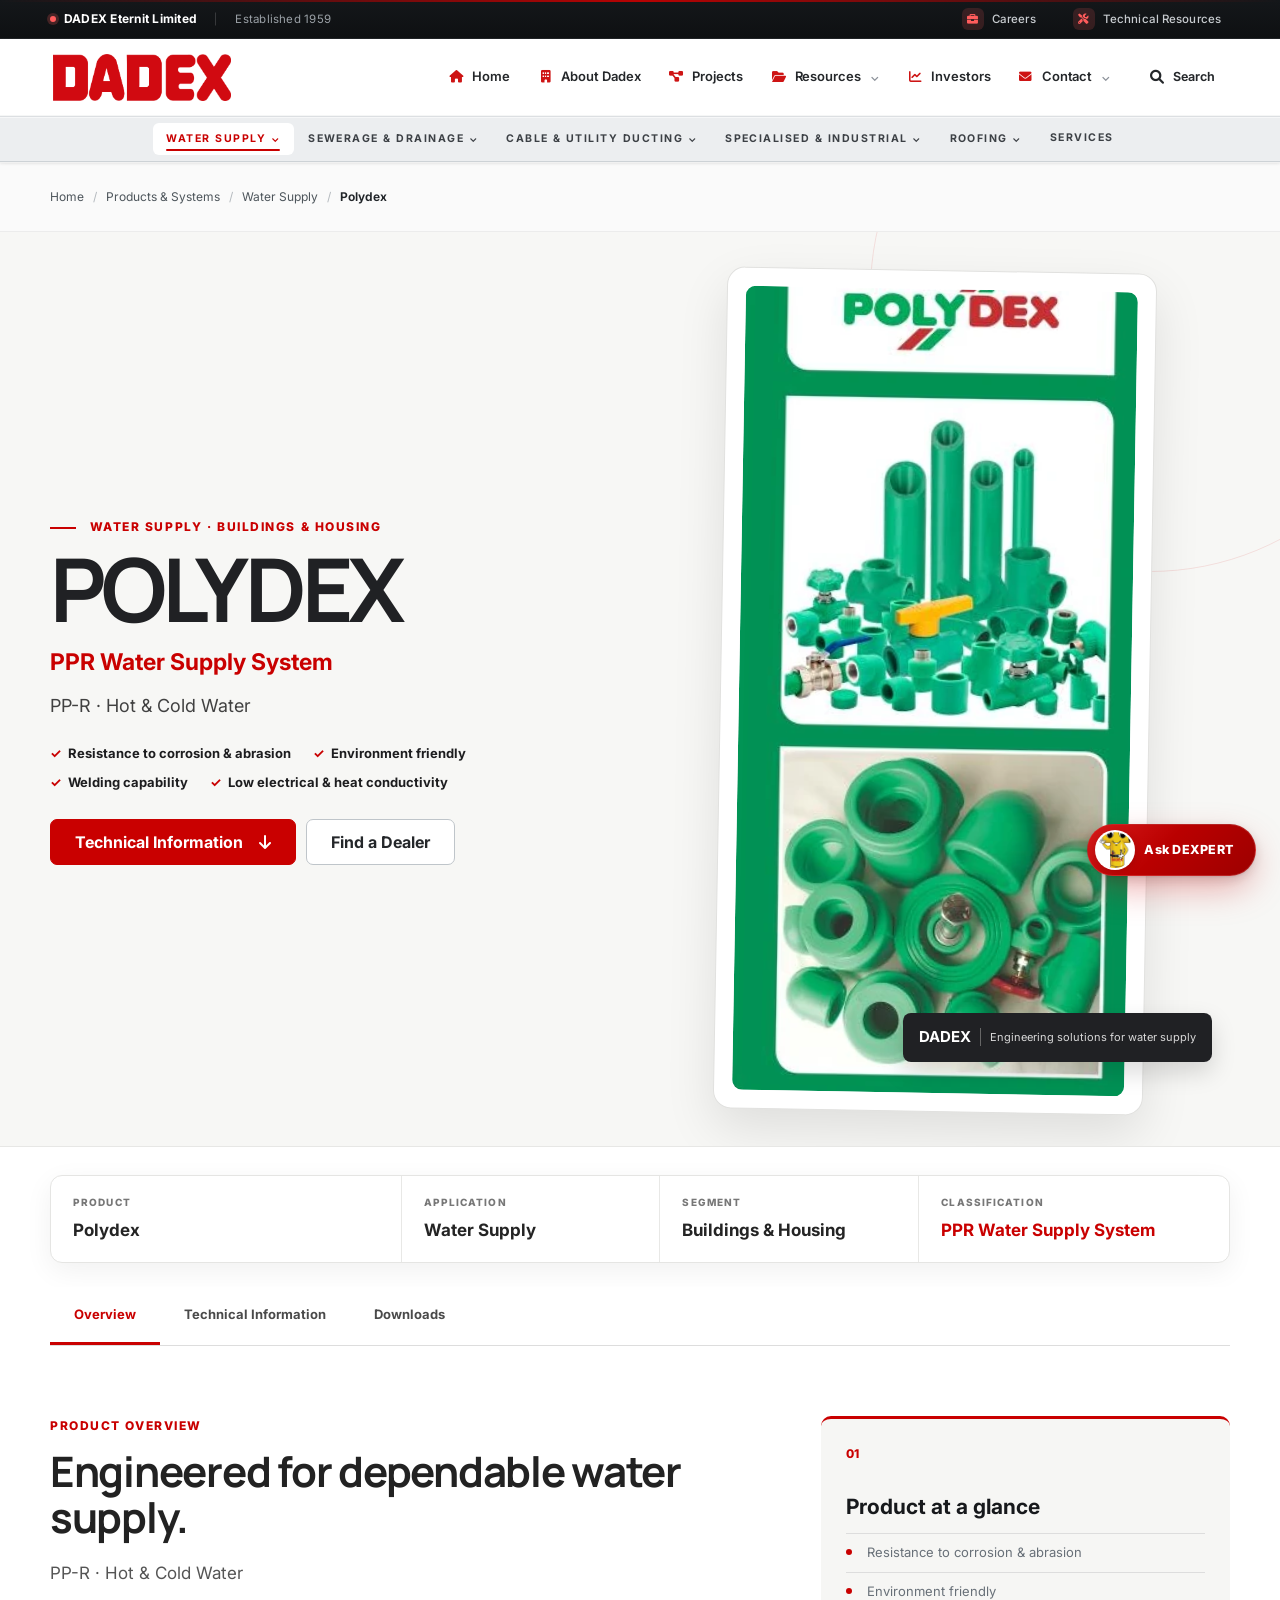
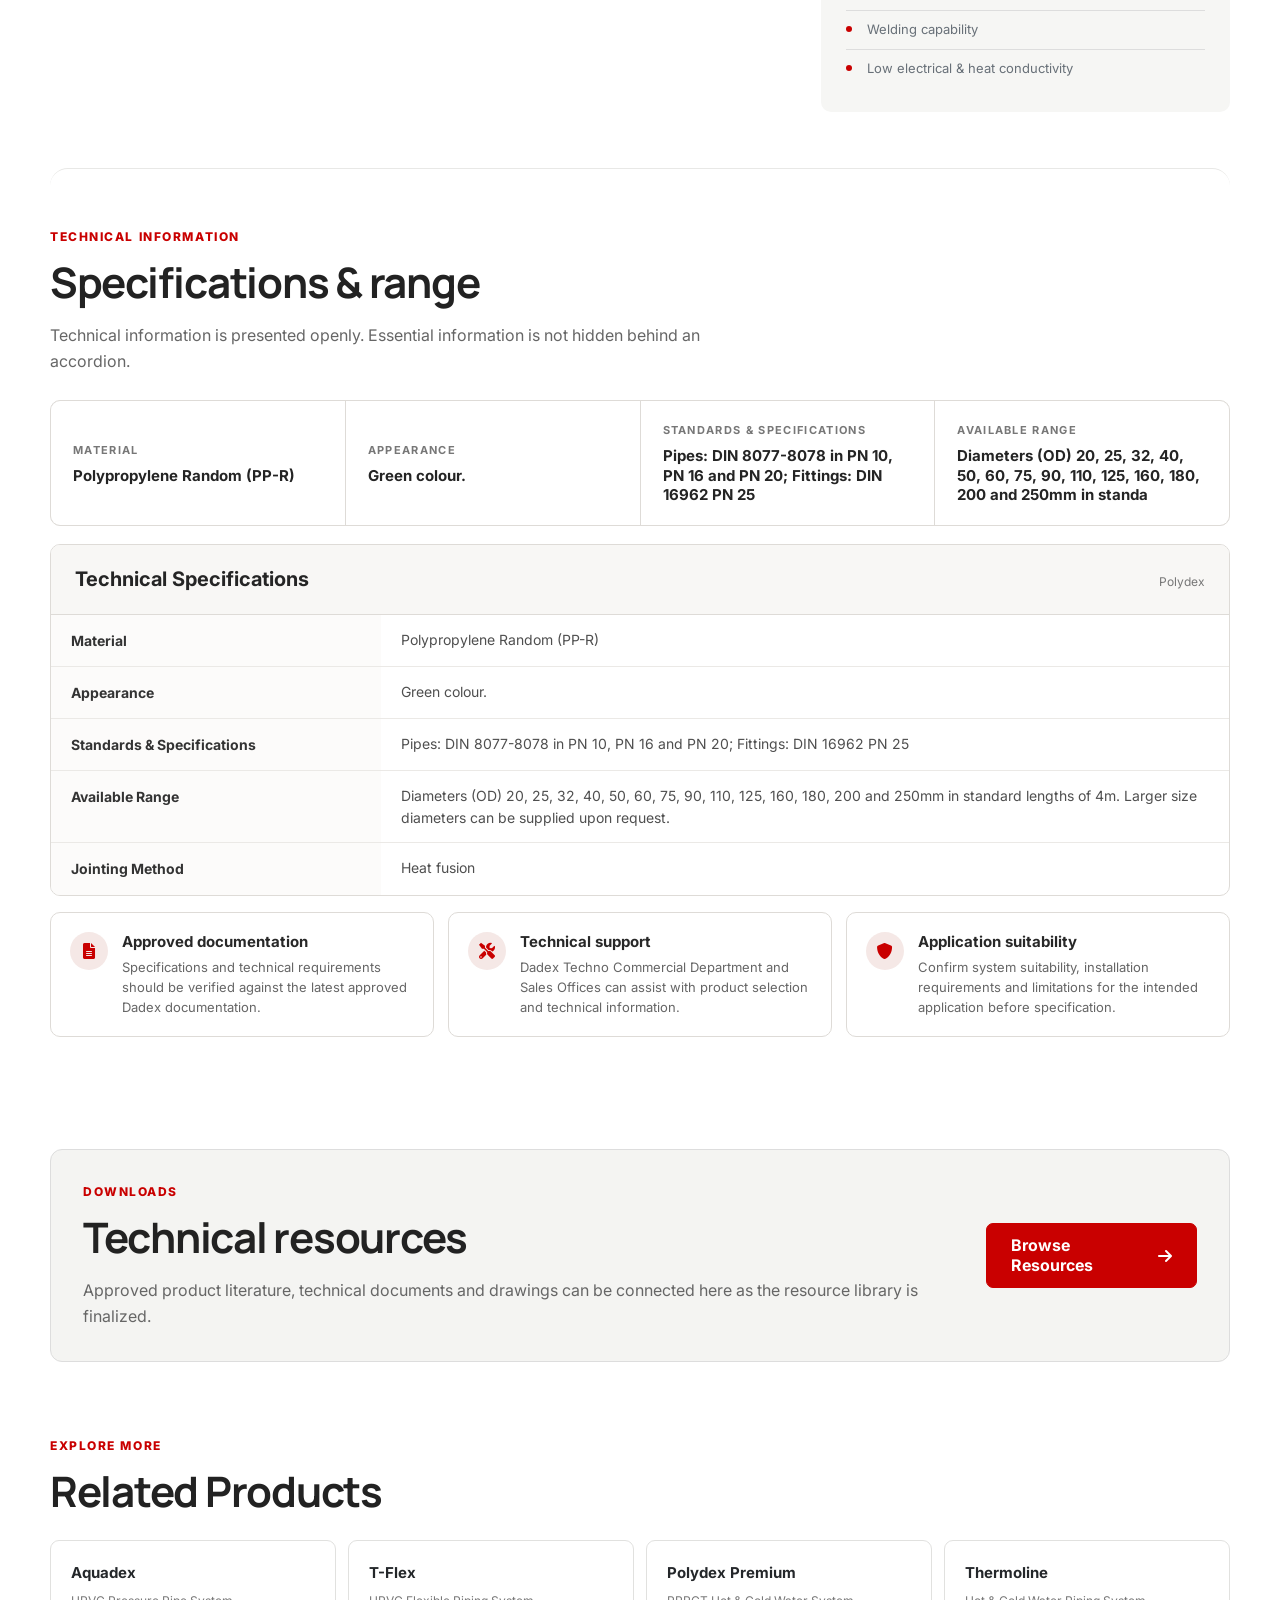
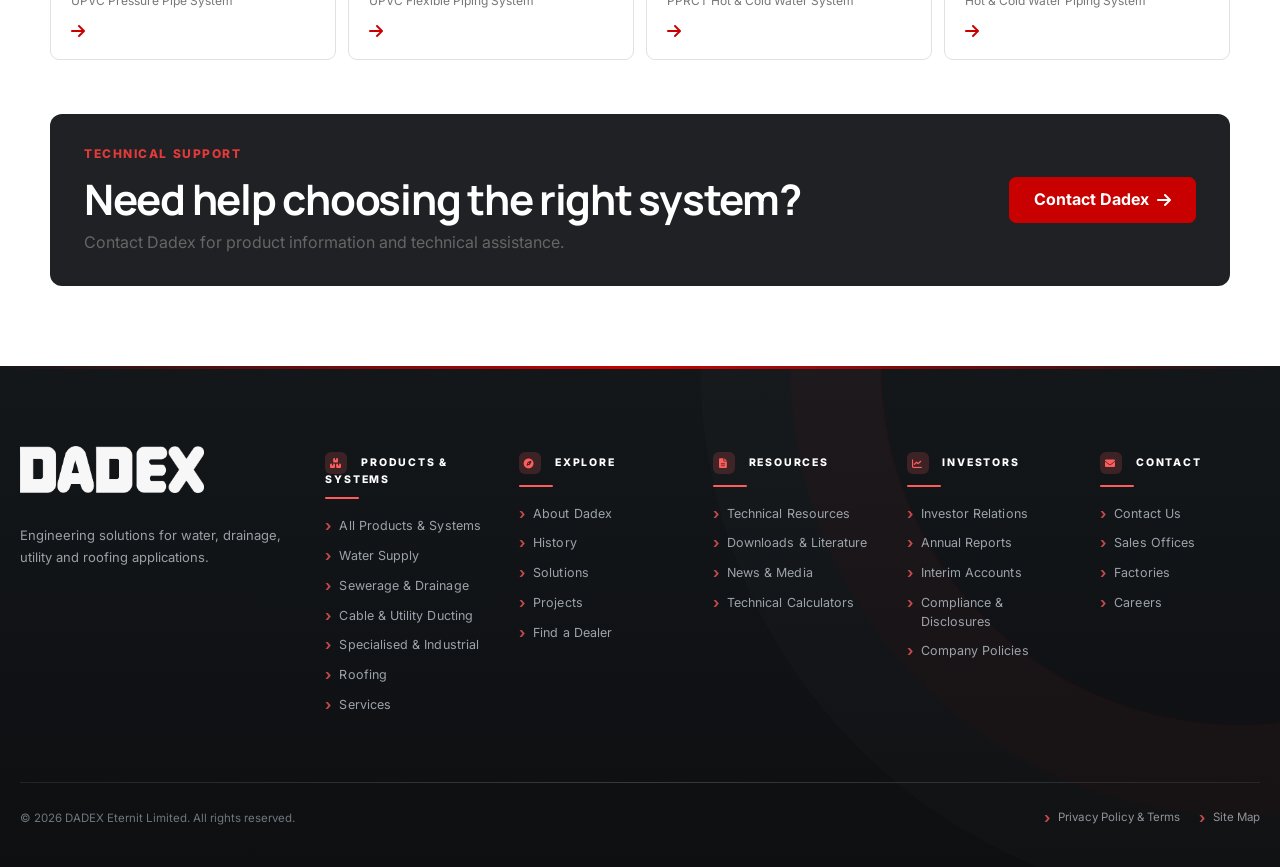
<file: product-polydex.html>
<!DOCTYPE html>

<html lang="en"><head>
<meta charset="utf-8"/>
<meta content="width=device-width,initial-scale=1" name="viewport"/>
<title>Polydex — Dadex Eternit Limited</title>
<meta content="Polydex — PPR Water Supply System for water supply applications." name="description"/>
<link href="css/design-system.css" rel="stylesheet"/>
<link href="https://fonts.googleapis.com" rel="preconnect"/>
<link crossorigin="" href="https://fonts.gstatic.com" rel="preconnect"/>
<link href="https://fonts.googleapis.com/css2?family=Inter:wght@400;500;600;700;800&amp;family=Manrope:wght@600;700;800&amp;display=swap" rel="stylesheet"/>
<link href="https://cdnjs.cloudflare.com/ajax/libs/font-awesome/6.0.0-beta3/css/all.min.css" rel="stylesheet"/>
</head><body class="internal-page product-redesign"><div data-component="header"></div><main id="main-content">
<div class="breadcrumb"><div class="container"><a href="index.html">Home</a><span>/</span><a href="products.html">Products &amp; Systems</a><span>/</span><a href="products.html">Water Supply</a><span>/</span><strong>Polydex</strong></div></div>
<section class="p2-hero">
<div class="container p2-hero-grid"><div class="p2-hero-copy">
<div class="p2-kicker"><span></span> WATER SUPPLY · BUILDINGS &amp; HOUSING</div><h1>Polydex</h1><p class="p2-subtitle">PPR Water Supply System</p><p class="p2-lead">PP-R · Hot &amp; Cold Water</p>
<div class="p2-benefits"><span>Resistance to corrosion &amp; abrasion</span><span>Environment friendly</span><span>Welding capability</span><span>Low electrical &amp; heat conductivity</span></div>
<div class="p2-actions"><a class="btn btn-primary" href="#technical">Technical Information <i class="fas fa-arrow-down"></i></a><a class="btn btn-outline" href="dealers.html">Find a Dealer</a></div>
</div><div class="p2-hero-art"><div class="p2-ring p2-ring-a"></div><div class="p2-ring p2-ring-b"></div><div class="p2-image-card"><img alt="Polydex" loading="eager" src="assets/images/products/polydex.webp"/></div><div class="p2-art-label"><strong>DADEX</strong><span>Engineering solutions for water supply</span></div></div></div></section>
<section class="container p2-page">
<div aria-label="Product classification" class="p2-product-strip">
<div class="p2-strip-item p2-strip-product"><span class="p2-strip-label">Product</span><strong>Polydex</strong></div>
<div class="p2-strip-item"><span class="p2-strip-label">Application</span><strong>Water Supply</strong></div><div class="p2-strip-item"><span class="p2-strip-label">Segment</span><strong>Buildings &amp; Housing</strong></div><div class="p2-strip-item"><span class="p2-strip-label">Classification</span><strong>PPR Water Supply System</strong></div></div>
<nav aria-label="Product information" class="p2-tabs"><a class="is-active" href="#overview">Overview</a><a href="#technical">Technical Information</a><a href="#resources">Downloads</a></nav>
<section class="p2-overview" id="overview"><div><div class="p2-kicker">PRODUCT OVERVIEW</div><h2>Engineered for dependable water supply.</h2><p>PP-R · Hot &amp; Cold Water</p></div><div class="p2-overview-card"><div class="p2-card-mark">01</div><h3>Product at a glance</h3><ul><li>Resistance to corrosion &amp; abrasion</li><li>Environment friendly</li><li>Welding capability</li><li>Low electrical &amp; heat conductivity</li></ul></div></section>
<section class="p2-section p2-technical" id="technical"><div class="p2-section-head"><div><div class="p2-kicker">TECHNICAL INFORMATION</div><h2>Specifications &amp; range</h2><p>Technical information is presented openly. Essential information is not hidden behind an accordion.</p></div></div>
<div class="p2-tech-summary"><div><span>Material</span><strong>Polypropylene Random (PP-R)</strong></div><div><span>Appearance</span><strong>Green colour.</strong></div><div><span>Standards &amp; Specifications</span><strong>Pipes: DIN 8077-8078 in PN 10, PN 16 and PN 20; Fittings: DIN 16962 PN 25</strong></div><div><span>Available Range</span><strong>Diameters (OD) 20, 25, 32, 40, 50, 60, 75, 90, 110, 125, 160, 180, 200 and 250mm in standa</strong></div></div>
<div class="p2-tech-panel"><div class="p2-tech-panel-head"><h3>Technical Specifications</h3><span>Polydex</span></div><div class="p2-spec-table-wrap"><table class="p2-spec-table"><tbody><tr><th>Material</th><td>Polypropylene Random (PP-R)</td></tr><tr><th>Appearance</th><td>Green colour.</td></tr><tr><th>Standards &amp; Specifications</th><td>Pipes: DIN 8077-8078 in PN 10, PN 16 and PN 20; Fittings: DIN 16962 PN 25</td></tr><tr><th>Available Range</th><td>Diameters (OD) 20, 25, 32, 40, 50, 60, 75, 90, 110, 125, 160, 180, 200 and 250mm in standard lengths of 4m. Larger size diameters can be supplied upon request.</td></tr><tr><th>Jointing Method</th><td>Heat fusion</td></tr></tbody></table></div></div>
<div class="p2-tech-notes"><article><div class="p2-tech-note-icon"><i class="fas fa-file-alt"></i></div><div><h3>Approved documentation</h3><p>Specifications and technical requirements should be verified against the latest approved Dadex documentation.</p></div></article><article><div class="p2-tech-note-icon"><i class="fas fa-tools"></i></div><div><h3>Technical support</h3><p>Dadex Techno Commercial Department and Sales Offices can assist with product selection and technical information.</p></div></article><article><div class="p2-tech-note-icon"><i class="fas fa-shield-alt"></i></div><div><h3>Application suitability</h3><p>Confirm system suitability, installation requirements and limitations for the intended application before specification.</p></div></article></div></section>
<section class="p2-downloads" id="resources"><div><div class="p2-kicker">DOWNLOADS</div><h2>Technical resources</h2><p>Approved product literature, technical documents and drawings can be connected here as the resource library is finalized.</p></div><a class="btn btn-primary" href="literature.html">Browse Resources <i class="fas fa-arrow-right"></i></a></section>
<section class="p2-related"><div class="p2-section-head"><div><div class="p2-kicker">EXPLORE MORE</div><h2>Related Products</h2></div></div><div class="p2-related-grid"><a href="product.html"><strong>Aquadex</strong><span>UPVC Pressure Pipe System</span><i class="fas fa-arrow-right"></i></a><a href="product-tflex.html"><strong>T-Flex</strong><span>UPVC Flexible Piping System</span><i class="fas fa-arrow-right"></i></a><a href="product-polydex-premium.html"><strong>Polydex Premium</strong><span>PPRCT Hot &amp; Cold Water System</span><i class="fas fa-arrow-right"></i></a><a href="product-thermoline.html"><strong>Thermoline</strong><span>Hot &amp; Cold Water Piping System</span><i class="fas fa-arrow-right"></i></a></div></section>
<section class="p2-support"><div><div class="p2-kicker">TECHNICAL SUPPORT</div><h2>Need help choosing the right system?</h2><p>Contact Dadex for product information and technical assistance.</p></div><a class="btn btn-primary" href="contact.html">Contact Dadex <i class="fas fa-arrow-right"></i></a></section>
</section></main><div data-component="footer"></div><script src="js/main.js"></script></body></html>
</file>
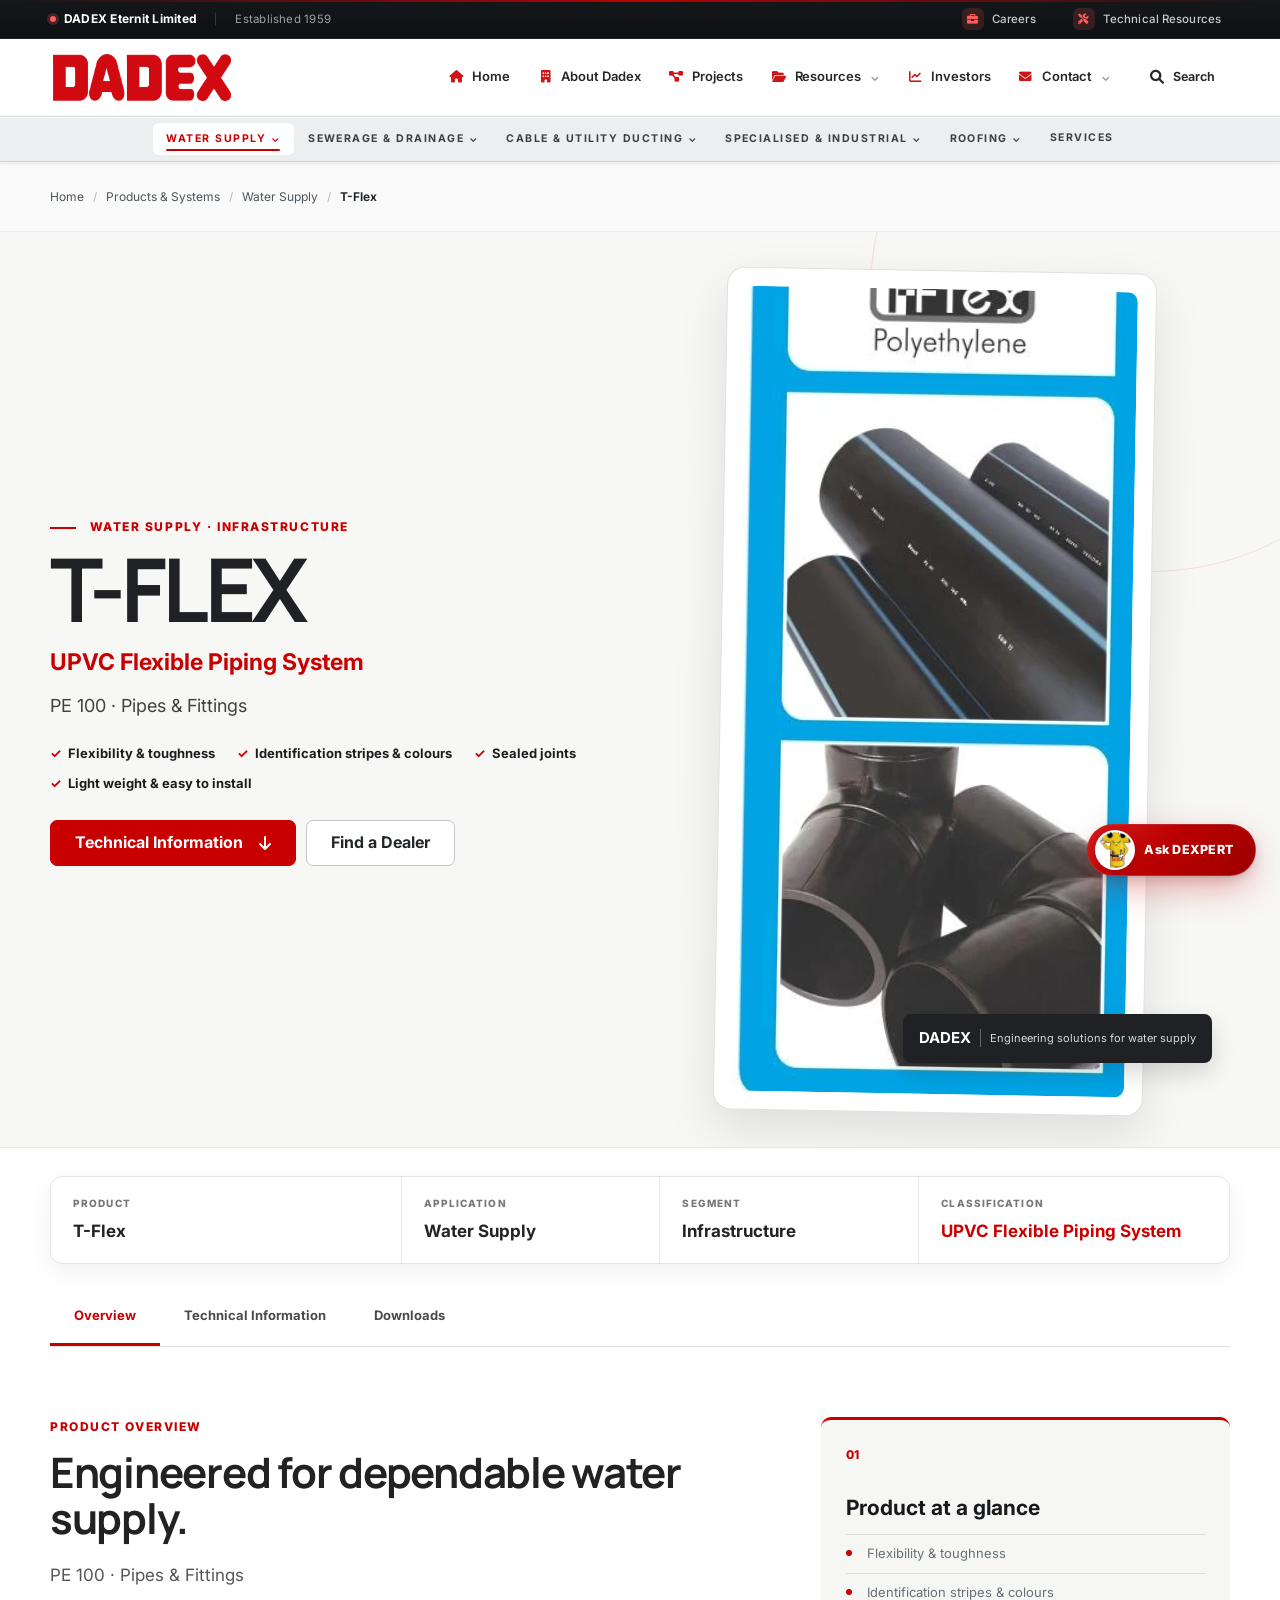
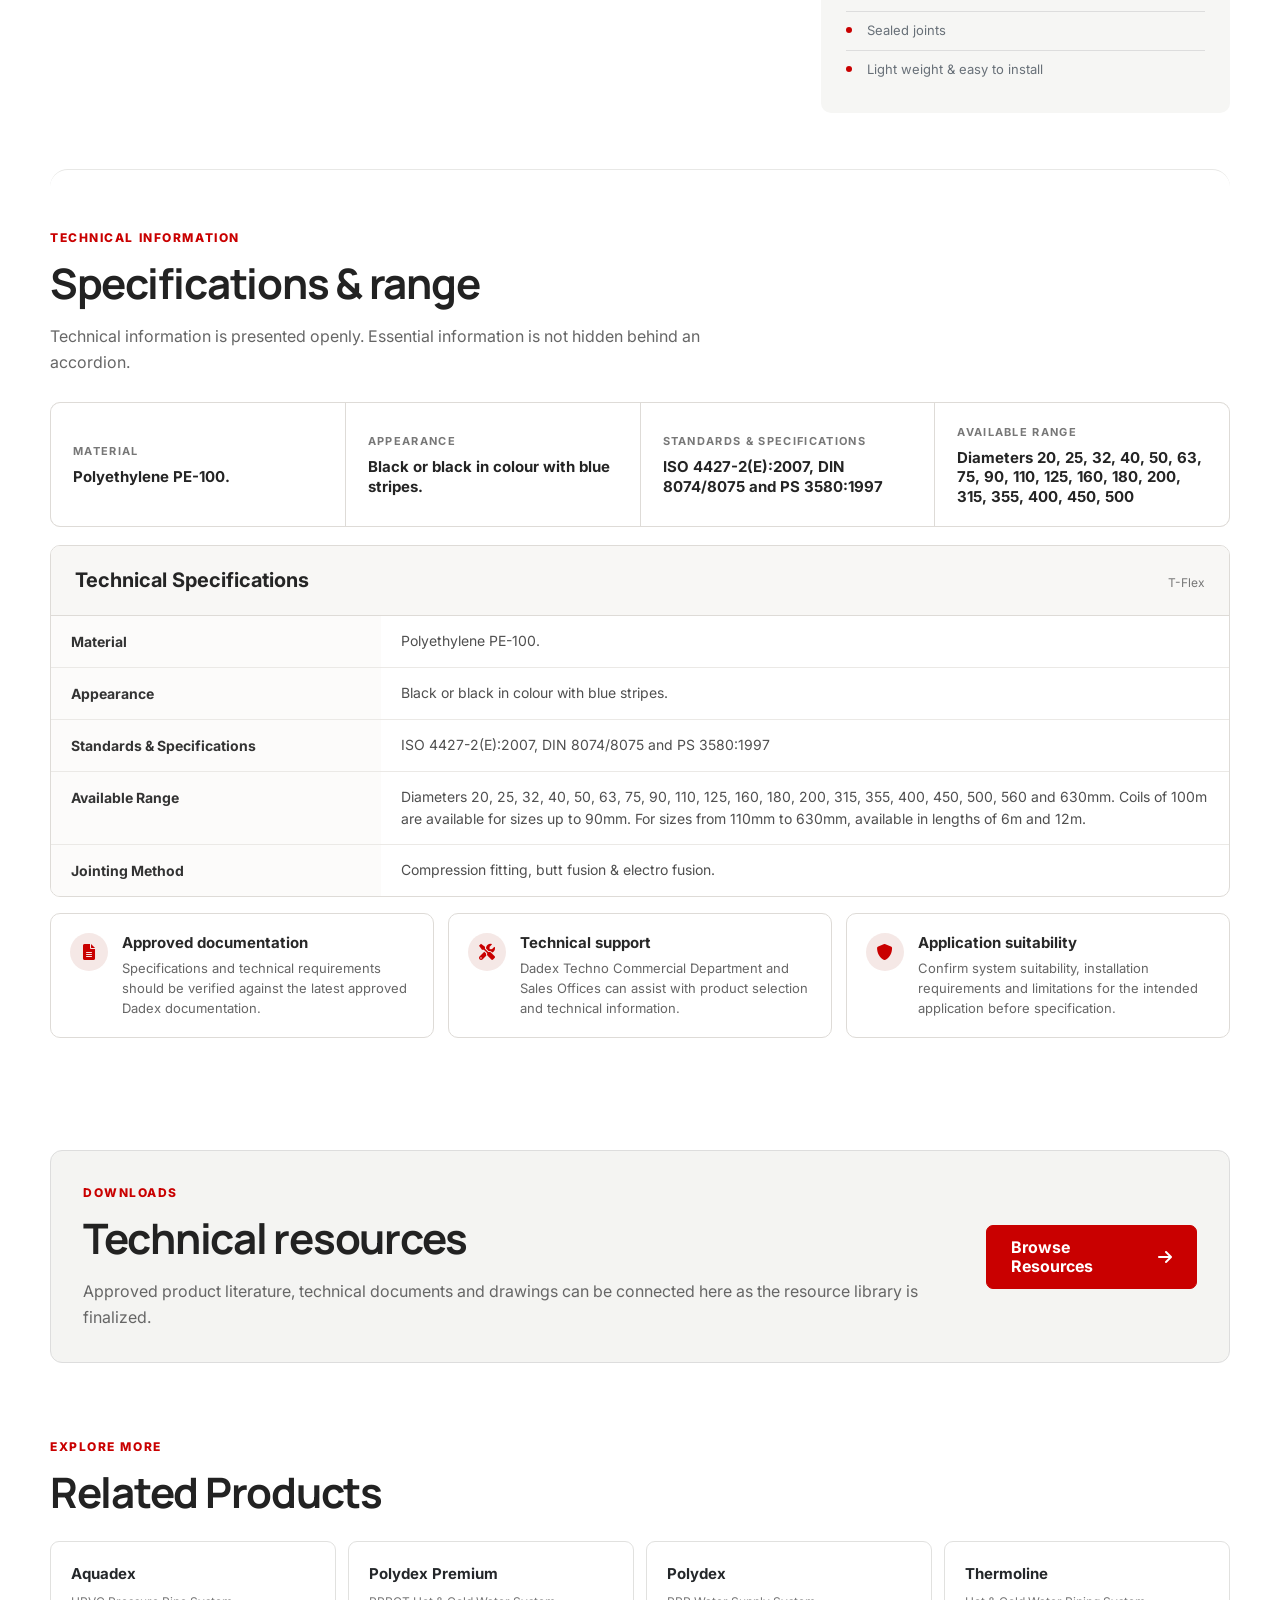
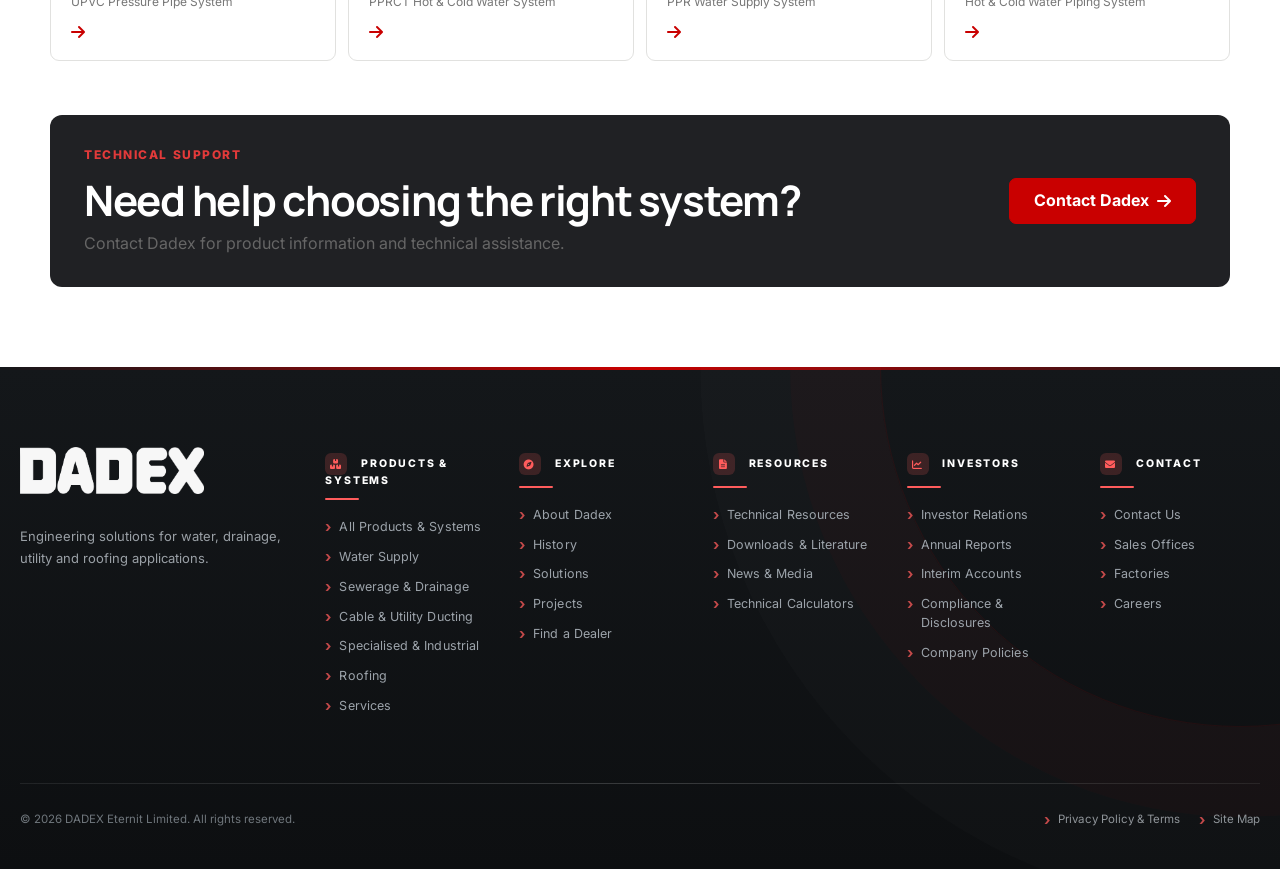
<file: product-tflex.html>
<!DOCTYPE html>

<html lang="en"><head>
<meta charset="utf-8"/>
<meta content="width=device-width,initial-scale=1" name="viewport"/>
<title>T-Flex — Dadex Eternit Limited</title>
<meta content="T-Flex — UPVC Flexible Piping System for water supply applications." name="description"/>
<link href="css/design-system.css" rel="stylesheet"/>
<link href="https://fonts.googleapis.com" rel="preconnect"/>
<link crossorigin="" href="https://fonts.gstatic.com" rel="preconnect"/>
<link href="https://fonts.googleapis.com/css2?family=Inter:wght@400;500;600;700;800&amp;family=Manrope:wght@600;700;800&amp;display=swap" rel="stylesheet"/>
<link href="https://cdnjs.cloudflare.com/ajax/libs/font-awesome/6.0.0-beta3/css/all.min.css" rel="stylesheet"/>
</head><body class="internal-page product-redesign"><div data-component="header"></div><main id="main-content">
<div class="breadcrumb"><div class="container"><a href="index.html">Home</a><span>/</span><a href="products.html">Products &amp; Systems</a><span>/</span><a href="products.html">Water Supply</a><span>/</span><strong>T-Flex</strong></div></div>
<section class="p2-hero">
<div class="container p2-hero-grid"><div class="p2-hero-copy">
<div class="p2-kicker"><span></span> WATER SUPPLY · INFRASTRUCTURE</div><h1>T-Flex</h1><p class="p2-subtitle">UPVC Flexible Piping System</p><p class="p2-lead">PE 100 · Pipes &amp; Fittings</p>
<div class="p2-benefits"><span>Flexibility &amp; toughness</span><span>Identification stripes &amp; colours</span><span>Sealed joints</span><span>Light weight &amp; easy to install</span></div>
<div class="p2-actions"><a class="btn btn-primary" href="#technical">Technical Information <i class="fas fa-arrow-down"></i></a><a class="btn btn-outline" href="dealers.html">Find a Dealer</a></div>
</div><div class="p2-hero-art"><div class="p2-ring p2-ring-a"></div><div class="p2-ring p2-ring-b"></div><div class="p2-image-card"><img alt="T-Flex" loading="eager" src="assets/images/products/tflex.webp"/></div><div class="p2-art-label"><strong>DADEX</strong><span>Engineering solutions for water supply</span></div></div></div></section>
<section class="container p2-page">
<div aria-label="Product classification" class="p2-product-strip">
<div class="p2-strip-item p2-strip-product"><span class="p2-strip-label">Product</span><strong>T-Flex</strong></div>
<div class="p2-strip-item"><span class="p2-strip-label">Application</span><strong>Water Supply</strong></div><div class="p2-strip-item"><span class="p2-strip-label">Segment</span><strong>Infrastructure</strong></div><div class="p2-strip-item"><span class="p2-strip-label">Classification</span><strong>UPVC Flexible Piping System</strong></div></div>
<nav aria-label="Product information" class="p2-tabs"><a class="is-active" href="#overview">Overview</a><a href="#technical">Technical Information</a><a href="#resources">Downloads</a></nav>
<section class="p2-overview" id="overview"><div><div class="p2-kicker">PRODUCT OVERVIEW</div><h2>Engineered for dependable water supply.</h2><p>PE 100 · Pipes &amp; Fittings</p></div><div class="p2-overview-card"><div class="p2-card-mark">01</div><h3>Product at a glance</h3><ul><li>Flexibility &amp; toughness</li><li>Identification stripes &amp; colours</li><li>Sealed joints</li><li>Light weight &amp; easy to install</li></ul></div></section>
<section class="p2-section p2-technical" id="technical"><div class="p2-section-head"><div><div class="p2-kicker">TECHNICAL INFORMATION</div><h2>Specifications &amp; range</h2><p>Technical information is presented openly. Essential information is not hidden behind an accordion.</p></div></div>
<div class="p2-tech-summary"><div><span>Material</span><strong>Polyethylene PE-100.</strong></div><div><span>Appearance</span><strong>Black or black in colour with blue stripes.</strong></div><div><span>Standards &amp; Specifications</span><strong>ISO 4427-2(E):2007, DIN 8074/8075 and PS 3580:1997</strong></div><div><span>Available Range</span><strong>Diameters 20, 25, 32, 40, 50, 63, 75, 90, 110, 125, 160, 180, 200, 315, 355, 400, 450, 500</strong></div></div>
<div class="p2-tech-panel"><div class="p2-tech-panel-head"><h3>Technical Specifications</h3><span>T-Flex</span></div><div class="p2-spec-table-wrap"><table class="p2-spec-table"><tbody><tr><th>Material</th><td>Polyethylene PE-100.</td></tr><tr><th>Appearance</th><td>Black or black in colour with blue stripes.</td></tr><tr><th>Standards &amp; Specifications</th><td>ISO 4427-2(E):2007, DIN 8074/8075 and PS 3580:1997</td></tr><tr><th>Available Range</th><td>Diameters 20, 25, 32, 40, 50, 63, 75, 90, 110, 125, 160, 180, 200, 315, 355, 400, 450, 500, 560 and 630mm. Coils of 100m are available for sizes up to 90mm. For sizes from 110mm to 630mm, available in lengths of 6m and 12m.</td></tr><tr><th>Jointing Method</th><td>Compression fitting, butt fusion &amp; electro fusion.</td></tr></tbody></table></div></div>
<div class="p2-tech-notes"><article><div class="p2-tech-note-icon"><i class="fas fa-file-alt"></i></div><div><h3>Approved documentation</h3><p>Specifications and technical requirements should be verified against the latest approved Dadex documentation.</p></div></article><article><div class="p2-tech-note-icon"><i class="fas fa-tools"></i></div><div><h3>Technical support</h3><p>Dadex Techno Commercial Department and Sales Offices can assist with product selection and technical information.</p></div></article><article><div class="p2-tech-note-icon"><i class="fas fa-shield-alt"></i></div><div><h3>Application suitability</h3><p>Confirm system suitability, installation requirements and limitations for the intended application before specification.</p></div></article></div></section>
<section class="p2-downloads" id="resources"><div><div class="p2-kicker">DOWNLOADS</div><h2>Technical resources</h2><p>Approved product literature, technical documents and drawings can be connected here as the resource library is finalized.</p></div><a class="btn btn-primary" href="literature.html">Browse Resources <i class="fas fa-arrow-right"></i></a></section>
<section class="p2-related"><div class="p2-section-head"><div><div class="p2-kicker">EXPLORE MORE</div><h2>Related Products</h2></div></div><div class="p2-related-grid"><a href="product.html"><strong>Aquadex</strong><span>UPVC Pressure Pipe System</span><i class="fas fa-arrow-right"></i></a><a href="product-polydex-premium.html"><strong>Polydex Premium</strong><span>PPRCT Hot &amp; Cold Water System</span><i class="fas fa-arrow-right"></i></a><a href="product-polydex.html"><strong>Polydex</strong><span>PPR Water Supply System</span><i class="fas fa-arrow-right"></i></a><a href="product-thermoline.html"><strong>Thermoline</strong><span>Hot &amp; Cold Water Piping System</span><i class="fas fa-arrow-right"></i></a></div></section>
<section class="p2-support"><div><div class="p2-kicker">TECHNICAL SUPPORT</div><h2>Need help choosing the right system?</h2><p>Contact Dadex for product information and technical assistance.</p></div><a class="btn btn-primary" href="contact.html">Contact Dadex <i class="fas fa-arrow-right"></i></a></section>
</section></main><div data-component="footer"></div><script src="js/main.js"></script></body></html>
</file>
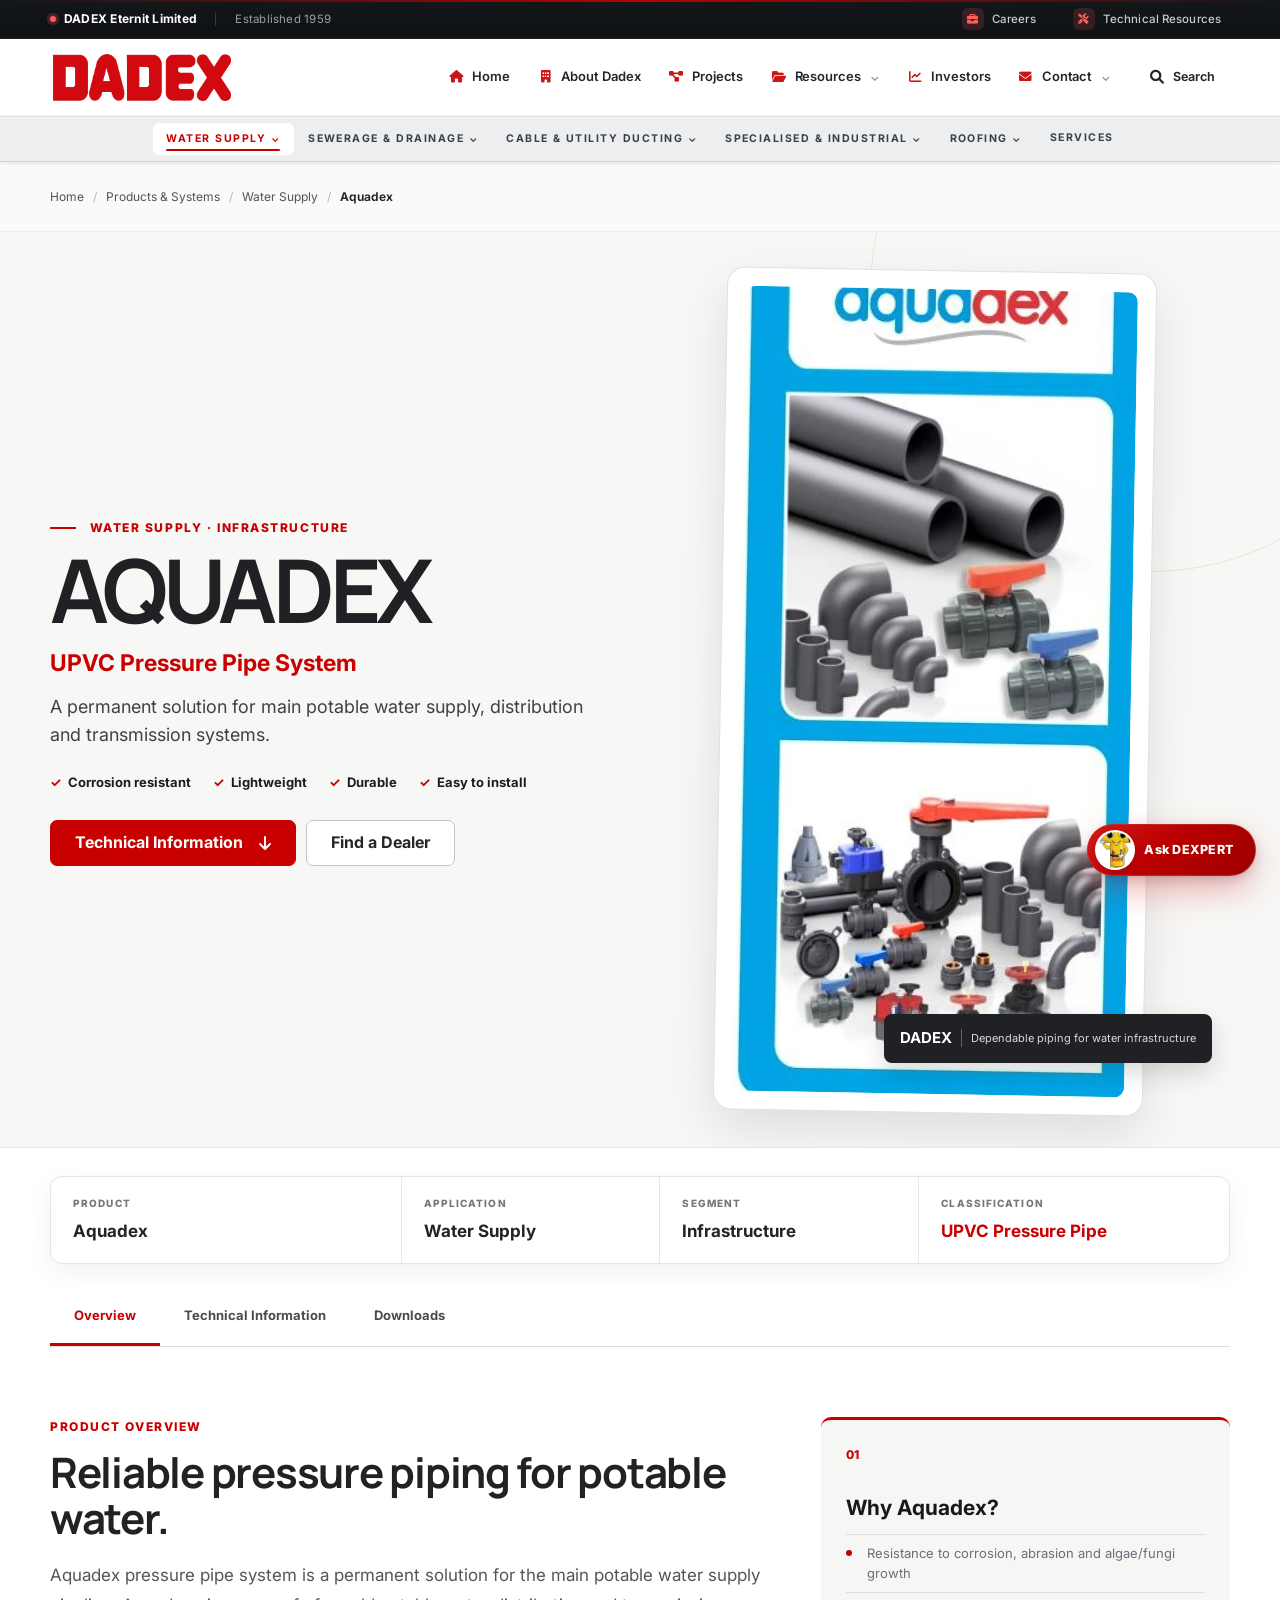
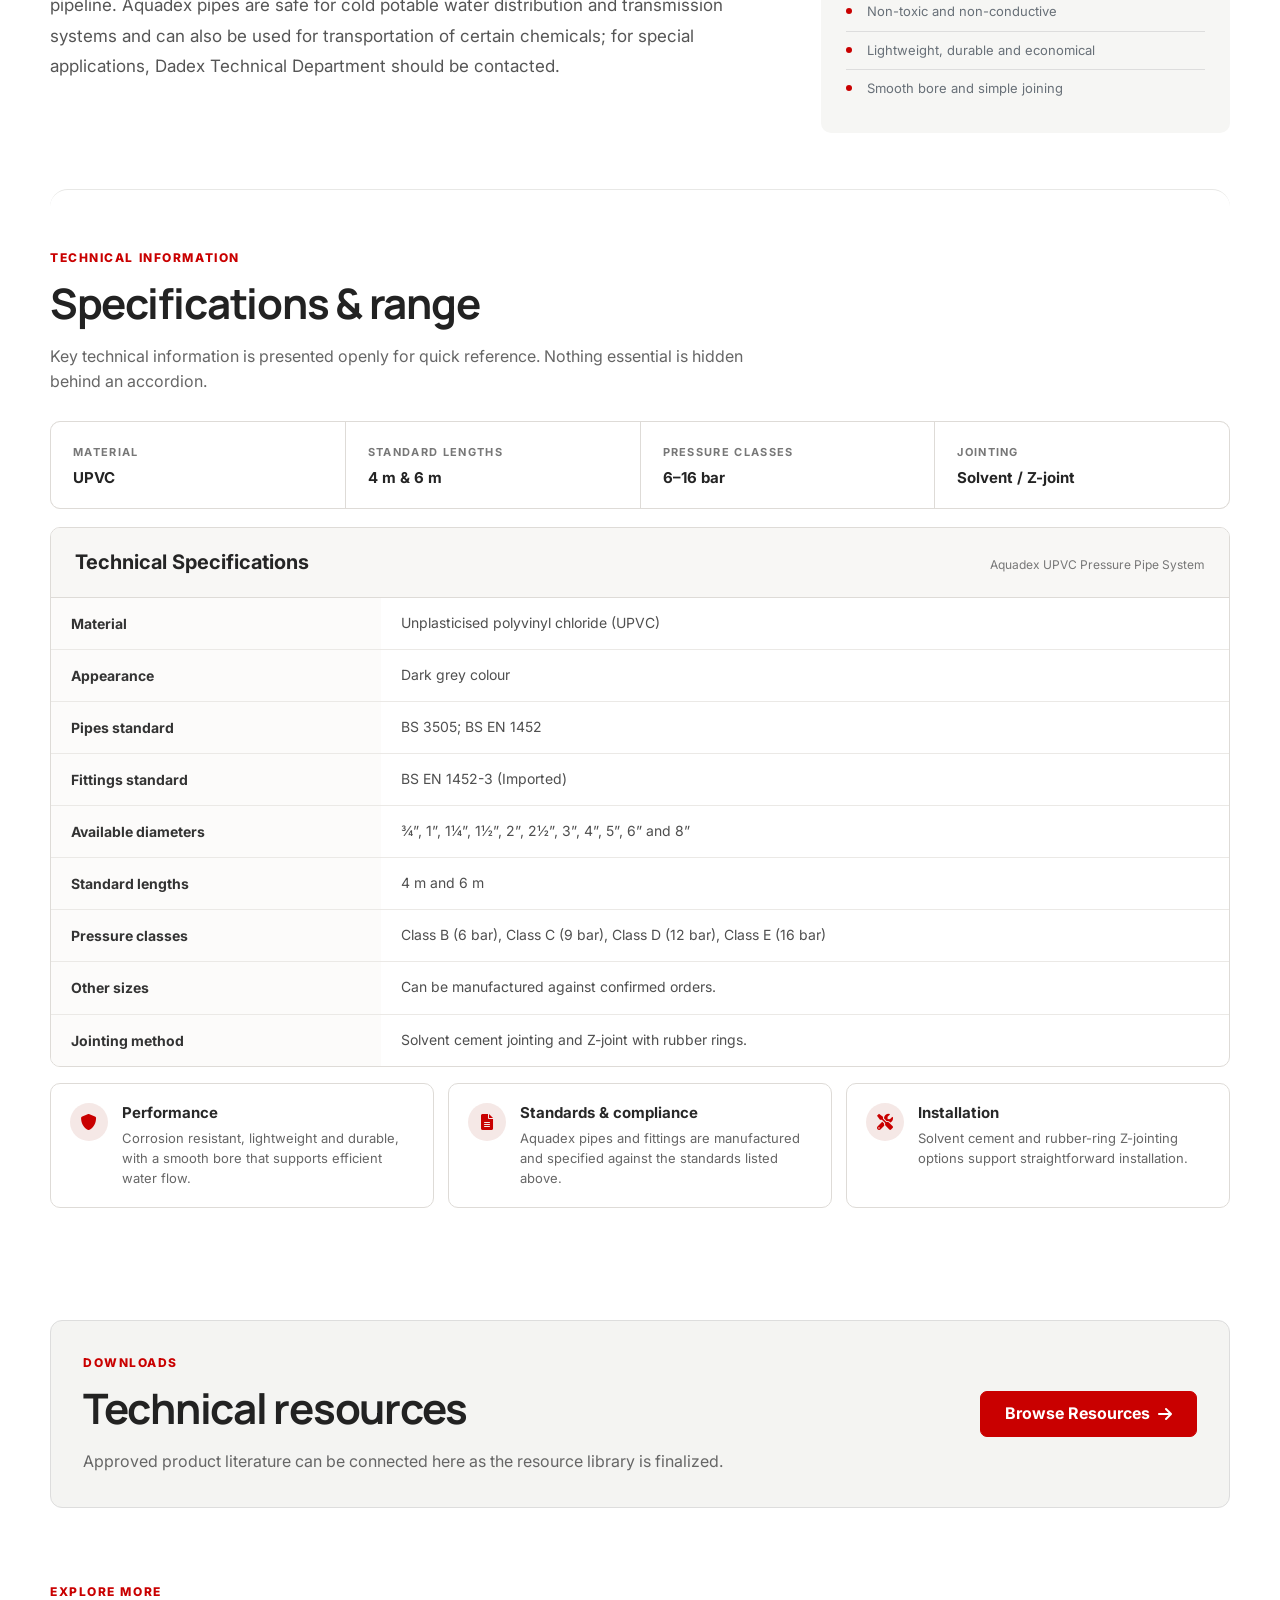
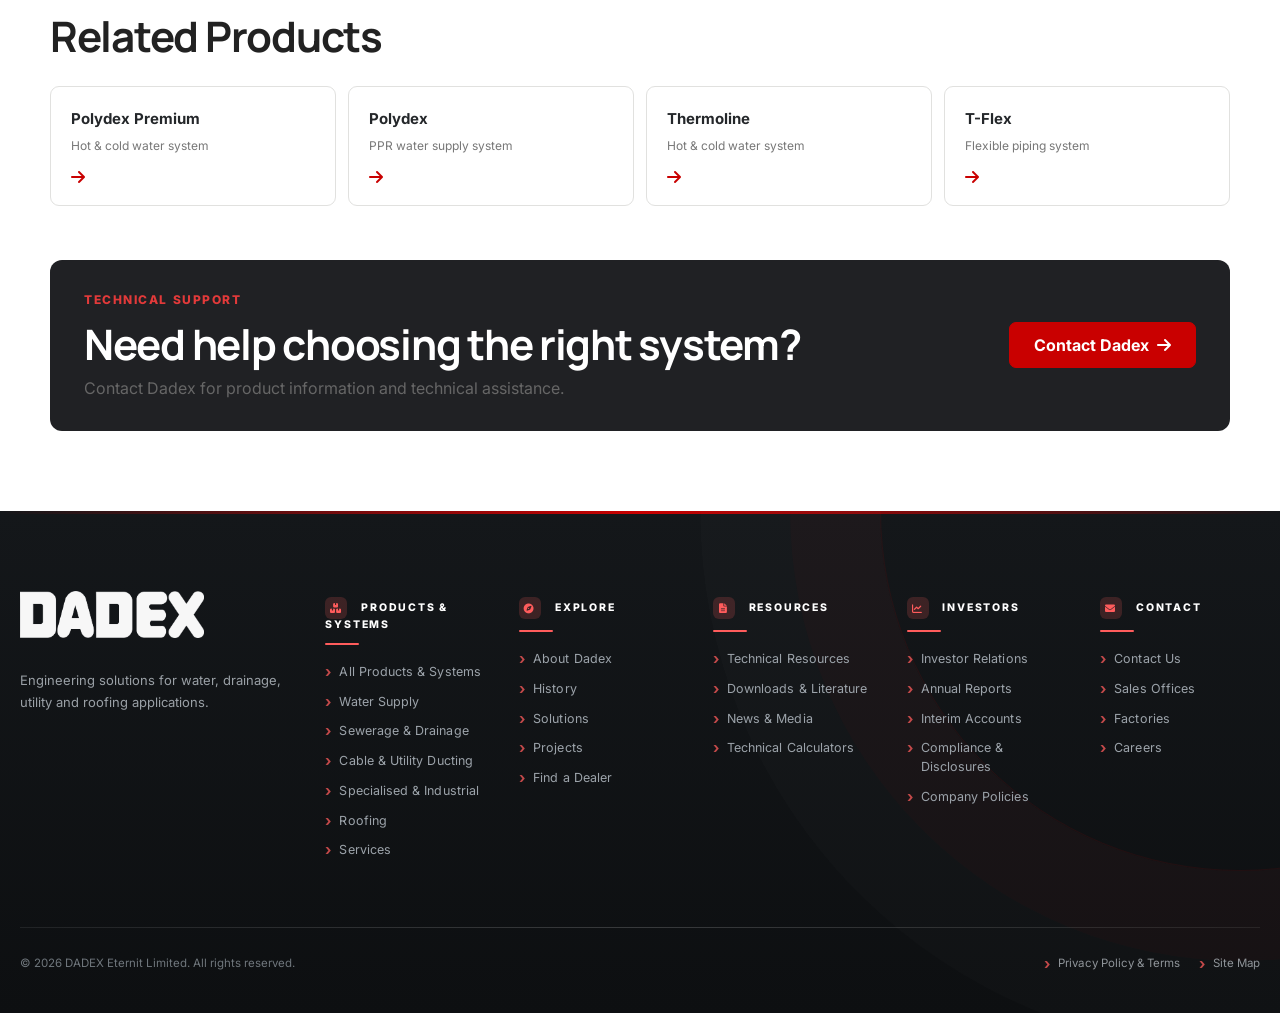
<file: product.html>
<!DOCTYPE html>

<html lang="en">
<head>
<meta charset="utf-8"/>
<meta content="width=device-width,initial-scale=1" name="viewport"/>
<title>Aquadex — Dadex Eternit Limited</title>
<meta content="Aquadex — UPVC Pressure Pipe System for water supply applications." name="description"/>
<link href="css/design-system.css" rel="stylesheet"/>
<link href="https://fonts.googleapis.com" rel="preconnect"/>
<link crossorigin="" href="https://fonts.gstatic.com" rel="preconnect"/>
<link href="https://fonts.googleapis.com/css2?family=Inter:wght@400;500;600;700;800&amp;family=Manrope:wght@600;700;800&amp;display=swap" rel="stylesheet"/>
<link href="https://cdnjs.cloudflare.com/ajax/libs/font-awesome/6.0.0-beta3/css/all.min.css" rel="stylesheet"/>
</head>
<body class="internal-page product-redesign">
<div data-component="header"></div>
<main id="main-content">
<div class="breadcrumb"><div class="container"><a href="index.html">Home</a><span>/</span><a href="products.html">Products &amp; Systems</a><span>/</span><a href="products.html">Water Supply</a><span>/</span><strong>Aquadex</strong></div></div>
<section class="p2-hero">
<div class="container p2-hero-grid">
<div class="p2-hero-copy">
<div class="p2-kicker"><span></span> WATER SUPPLY · INFRASTRUCTURE</div>
<h1>Aquadex</h1>
<p class="p2-subtitle">UPVC Pressure Pipe System</p>
<p class="p2-lead">A permanent solution for main potable water supply, distribution and transmission systems.</p>
<div class="p2-benefits"><span>Corrosion resistant</span><span>Lightweight</span><span>Durable</span><span>Easy to install</span></div>
<div class="p2-actions"><a class="btn btn-primary" href="#technical">Technical Information <i class="fas fa-arrow-down"></i></a><a class="btn btn-outline" href="dealers.html">Find a Dealer</a></div>
</div>
<div class="p2-hero-art">
<div class="p2-ring p2-ring-a"></div><div class="p2-ring p2-ring-b"></div>
<div class="p2-image-card"><img alt="Aquadex UPVC pressure pipe system" src="assets/images/products/aquadex.webp"/></div>
<div class="p2-art-label"><strong>DADEX</strong><span>Dependable piping for water infrastructure</span></div>
</div>
</div>
</section>
<section class="container p2-page">
<div aria-label="Product classification" class="p2-product-strip">
<div class="p2-strip-item p2-strip-product"><span class="p2-strip-label">Product</span><strong>Aquadex</strong></div>
<div class="p2-strip-item"><span class="p2-strip-label">Application</span><strong>Water Supply</strong></div>
<div class="p2-strip-item"><span class="p2-strip-label">Segment</span><strong>Infrastructure</strong></div>
<div class="p2-strip-item"><span class="p2-strip-label">Classification</span><strong>UPVC Pressure Pipe</strong></div>
</div>
<nav aria-label="Product information" class="p2-tabs">
<a class="is-active" href="#overview">Overview</a><a href="#technical">Technical Information</a><a href="#resources">Downloads</a>
</nav>
<section class="p2-overview" id="overview">
<div><div class="p2-kicker">PRODUCT OVERVIEW</div><h2>Reliable pressure piping for potable water.</h2><p>Aquadex pressure pipe system is a permanent solution for the main potable water supply pipeline. Aquadex pipes are safe for cold potable water distribution and transmission systems and can also be used for transportation of certain chemicals; for special applications, Dadex Technical Department should be contacted.</p></div>
<div class="p2-overview-card"><div class="p2-card-mark">01</div><h3>Why Aquadex?</h3><ul><li>Resistance to corrosion, abrasion and algae/fungi growth</li><li>Non-toxic and non-conductive</li><li>Lightweight, durable and economical</li><li>Smooth bore and simple joining</li></ul></div>
</section>
<section class="p2-section p2-technical" id="technical">
<div class="p2-section-head"><div><div class="p2-kicker">TECHNICAL INFORMATION</div><h2>Specifications &amp; range</h2><p>Key technical information is presented openly for quick reference. Nothing essential is hidden behind an accordion.</p></div></div>
<div class="p2-tech-summary">
<div><span>Material</span><strong>UPVC</strong></div>
<div><span>Standard lengths</span><strong>4 m &amp; 6 m</strong></div>
<div><span>Pressure classes</span><strong>6–16 bar</strong></div>
<div><span>Jointing</span><strong>Solvent / Z-joint</strong></div>
</div>
<div class="p2-tech-panel">
<div class="p2-tech-panel-head"><h3>Technical Specifications</h3><span>Aquadex UPVC Pressure Pipe System</span></div>
<div class="p2-spec-table-wrap">
<table class="p2-spec-table">
<tbody>
<tr><th>Material</th><td>Unplasticised polyvinyl chloride (UPVC)</td></tr>
<tr><th>Appearance</th><td>Dark grey colour</td></tr>
<tr><th>Pipes standard</th><td>BS 3505; BS EN 1452</td></tr>
<tr><th>Fittings standard</th><td>BS EN 1452-3 (Imported)</td></tr>
<tr><th>Available diameters</th><td>¾”, 1”, 1¼”, 1½”, 2”, 2½”, 3”, 4”, 5”, 6” and 8”</td></tr>
<tr><th>Standard lengths</th><td>4 m and 6 m</td></tr>
<tr><th>Pressure classes</th><td>Class B (6 bar), Class C (9 bar), Class D (12 bar), Class E (16 bar)</td></tr>
<tr><th>Other sizes</th><td>Can be manufactured against confirmed orders.</td></tr>
<tr><th>Jointing method</th><td>Solvent cement jointing and Z-joint with rubber rings.</td></tr>
</tbody>
</table>
</div>
</div>
<div class="p2-tech-notes">
<article><div class="p2-tech-note-icon"><i class="fas fa-shield-alt"></i></div><div><h3>Performance</h3><p>Corrosion resistant, lightweight and durable, with a smooth bore that supports efficient water flow.</p></div></article>
<article><div class="p2-tech-note-icon"><i class="fas fa-file-alt"></i></div><div><h3>Standards &amp; compliance</h3><p>Aquadex pipes and fittings are manufactured and specified against the standards listed above.</p></div></article>
<article><div class="p2-tech-note-icon"><i class="fas fa-tools"></i></div><div><h3>Installation</h3><p>Solvent cement and rubber-ring Z-jointing options support straightforward installation.</p></div></article>
</div>
</section>
<section class="p2-downloads" id="resources"><div><div class="p2-kicker">DOWNLOADS</div><h2>Technical resources</h2><p>Approved product literature can be connected here as the resource library is finalized.</p></div><a class="btn btn-primary" href="literature.html">Browse Resources <i class="fas fa-arrow-right"></i></a></section>
<section class="p2-related"><div class="p2-section-head"><div><div class="p2-kicker">EXPLORE MORE</div><h2>Related Products</h2></div></div><div class="p2-related-grid"><a href="product-polydex-premium.html"><strong>Polydex Premium</strong><span>Hot &amp; cold water system</span><i class="fas fa-arrow-right"></i></a><a href="product-polydex.html"><strong>Polydex</strong><span>PPR water supply system</span><i class="fas fa-arrow-right"></i></a><a href="product-thermoline.html"><strong>Thermoline</strong><span>Hot &amp; cold water system</span><i class="fas fa-arrow-right"></i></a><a href="product-tflex.html"><strong>T-Flex</strong><span>Flexible piping system</span><i class="fas fa-arrow-right"></i></a></div></section>
<section class="p2-support"><div><div class="p2-kicker">TECHNICAL SUPPORT</div><h2>Need help choosing the right system?</h2><p>Contact Dadex for product information and technical assistance.</p></div><a class="btn btn-primary" href="contact.html">Contact Dadex <i class="fas fa-arrow-right"></i></a></section>
</section>
</main>
<div data-component="footer"></div>
<script src="js/main.js"></script>
</body>
</html>
</file>
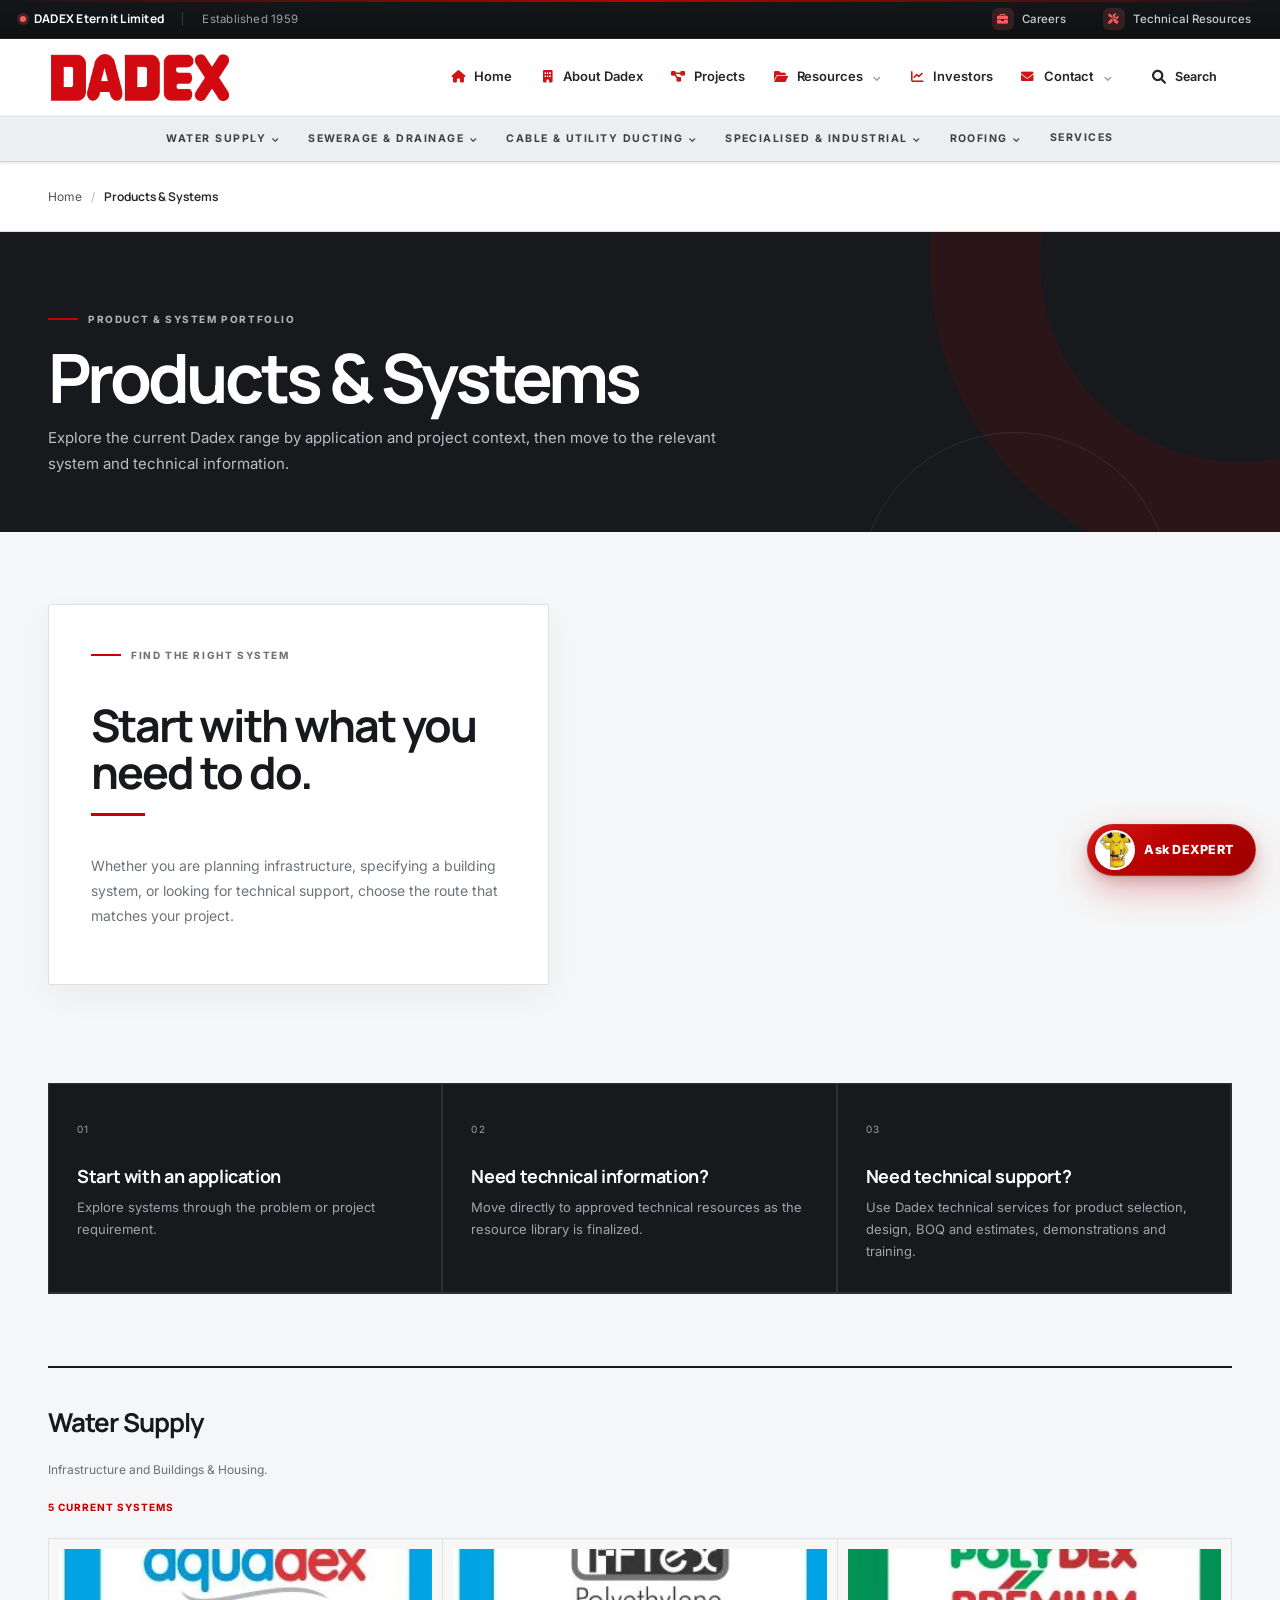
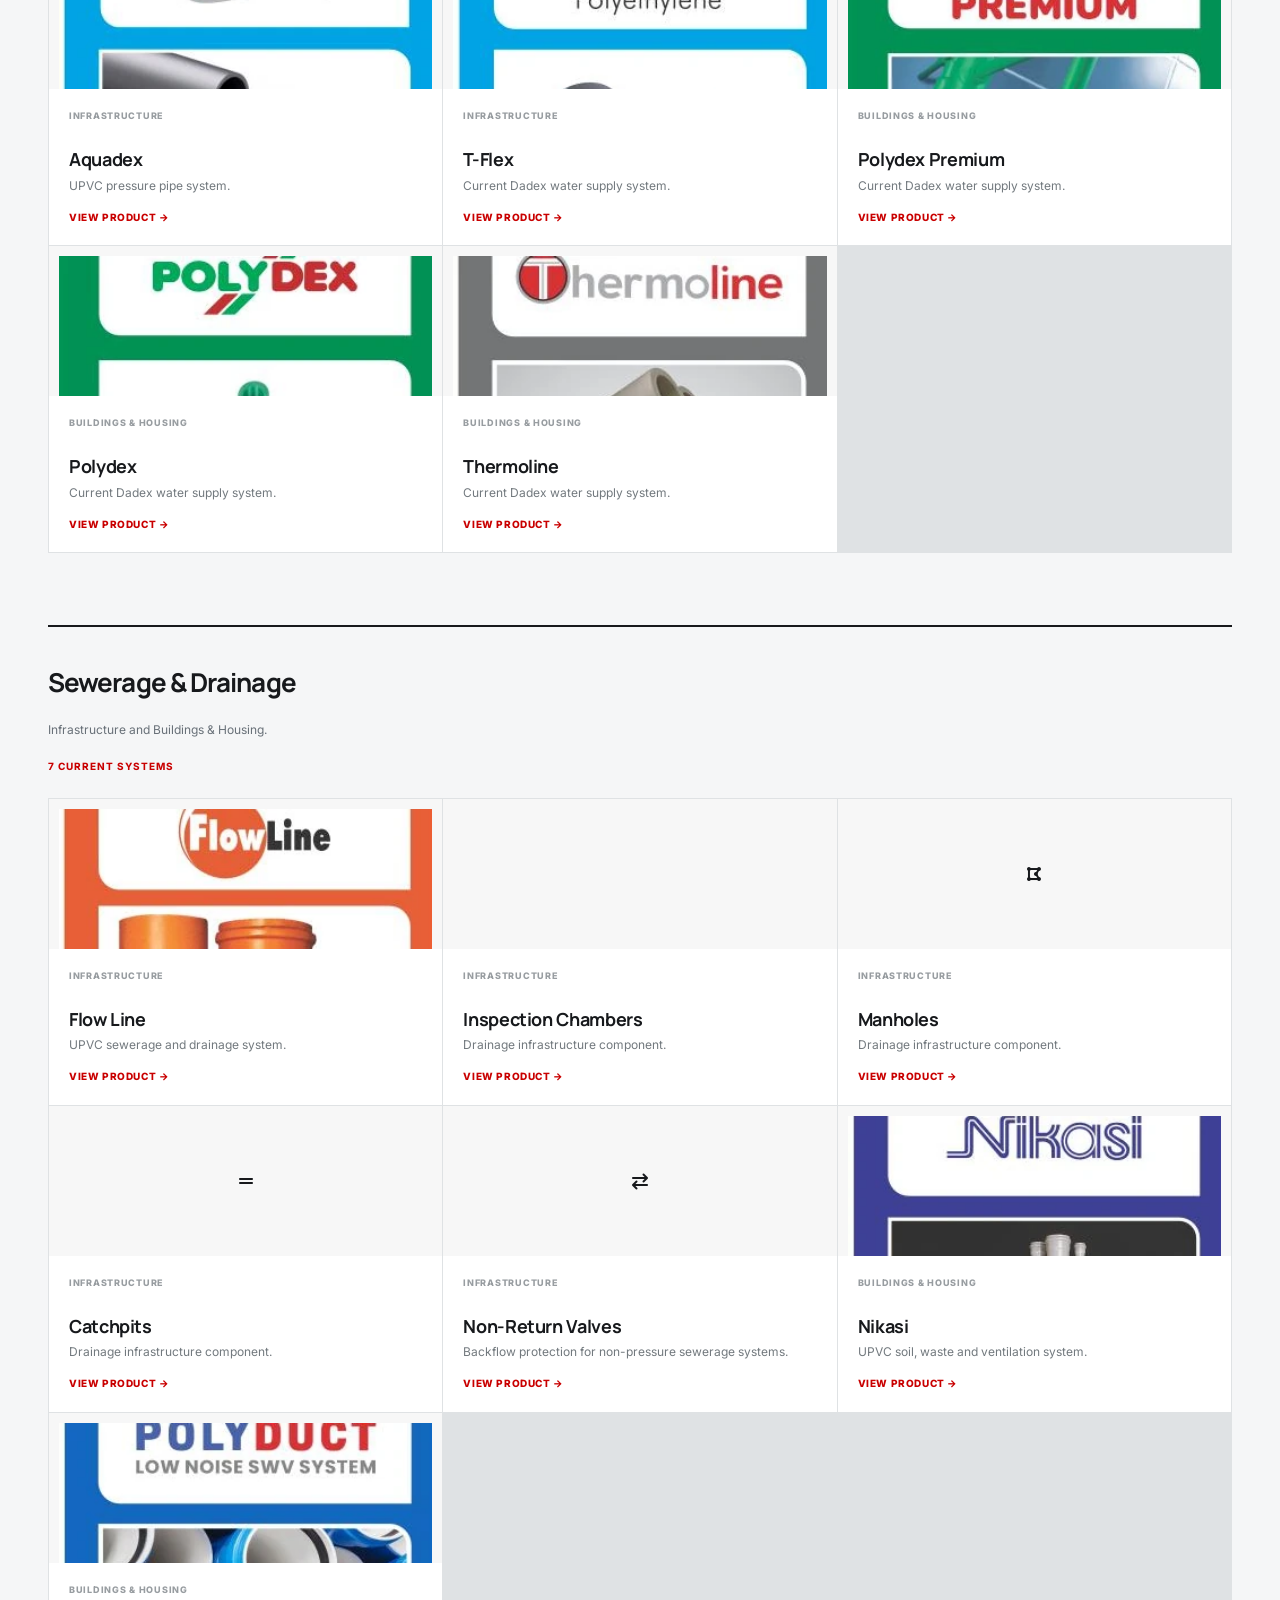
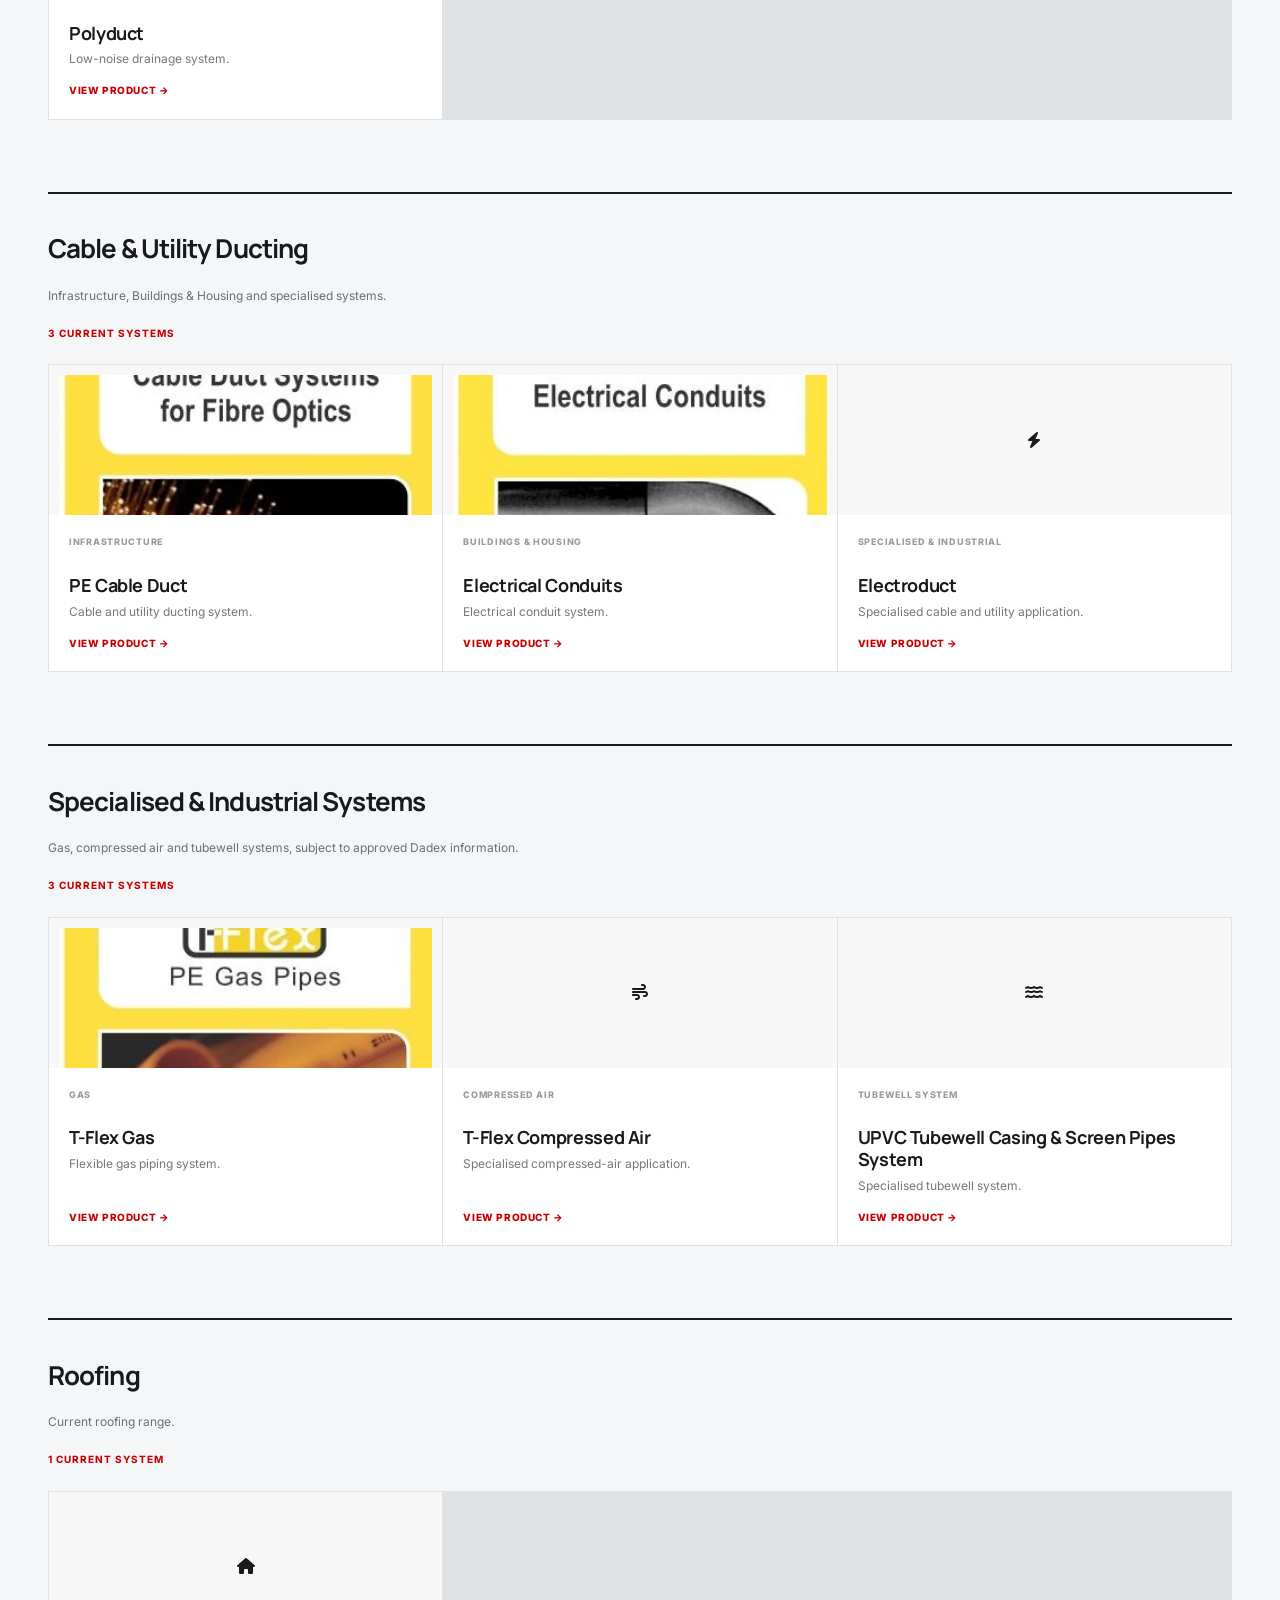
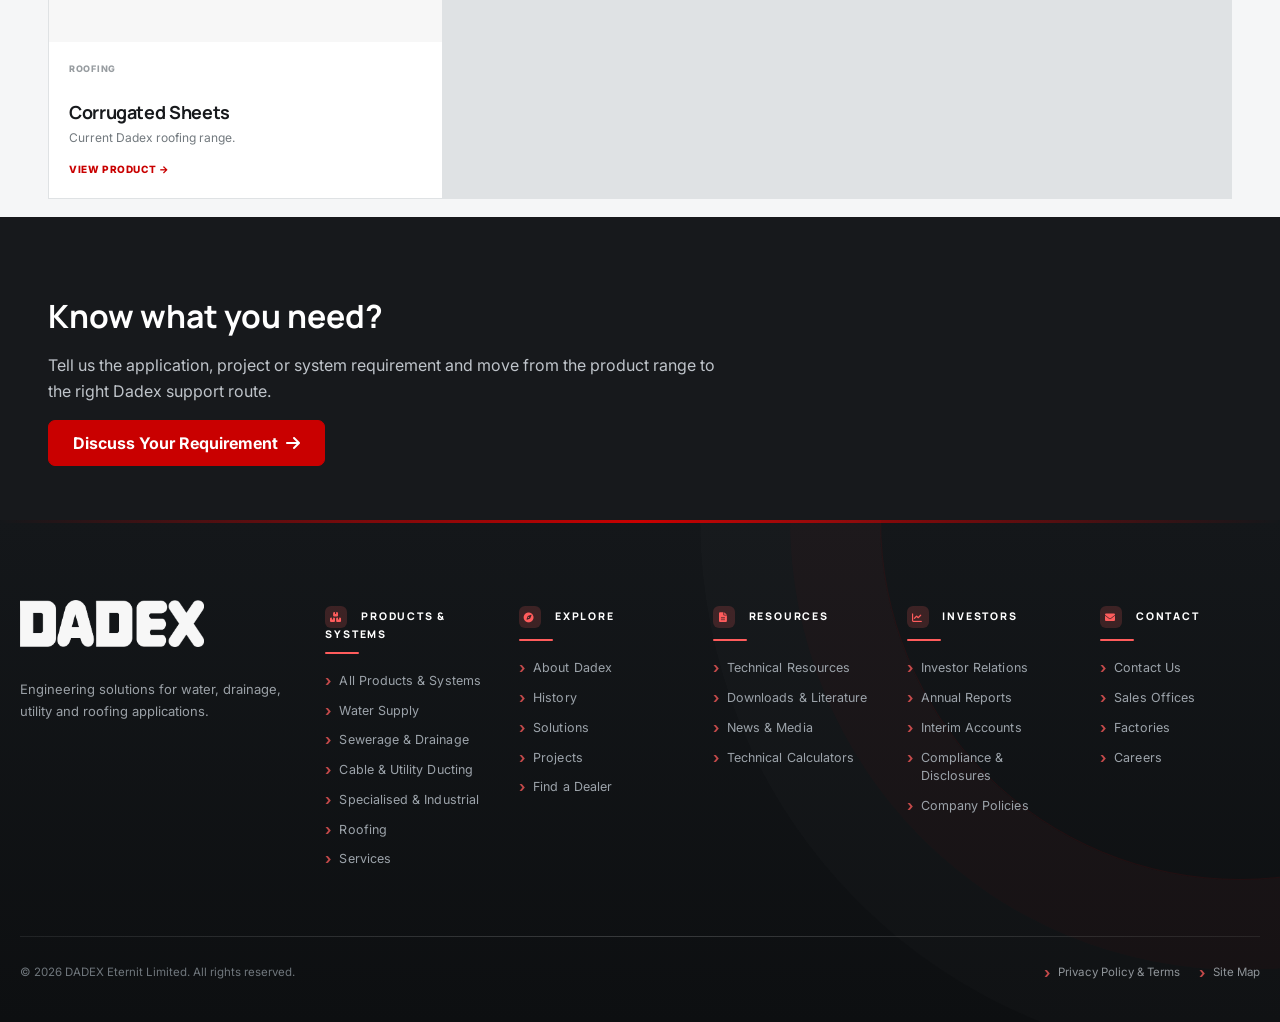
<file: products.html>
<!DOCTYPE html>

<html lang="en">
<head>
<meta charset="utf-8"/>
<meta content="width=device-width, initial-scale=1.0" name="viewport"/>
<title>Products &amp; Systems | Dadex Eternit Limited</title>
<meta content="Products &amp; Systems | Dadex Eternit Limited — Product system from Dadex Eternit Limited." name="description"/>
<link href="https://fonts.googleapis.com" rel="preconnect"/>
<link crossorigin="" href="https://fonts.gstatic.com" rel="preconnect"/>
<link href="https://fonts.googleapis.com/css2?family=Inter:wght@400;500;600;700;800&amp;family=Manrope:wght@600;700;800&amp;display=swap" rel="stylesheet"/>
<link href="https://cdnjs.cloudflare.com/ajax/libs/font-awesome/6.0.0-beta3/css/all.min.css" rel="stylesheet"/>
<link href="css/design-system.css" rel="stylesheet"/>
</head>
<body class="core-page">
<div data-component="header"></div>
<div class="breadcrumb"><div class="container"><a href="index.html">Home</a><span>/</span><strong>Products &amp; Systems</strong></div></div>
<main id="main-content">
<section class="core-hero products-hero"><div class="container"><div class="core-kicker">Product &amp; System Portfolio</div><h1>Products &amp; Systems</h1><p>Explore the current Dadex range by application and project context, then move to the relevant system and technical information.</p></div></section>
<section class="products-intro"><div class="container"><div class="core-panel"><div class="core-kicker muted-kicker">Find the right system</div><h2>Start with what you need to do.</h2><p>Whether you are planning infrastructure, specifying a building system, or looking for technical support, choose the route that matches your project.</p></div></div></section>
<section class="container">





<div class="products-route"><article class="core-card"><span class="num">01</span><h3>Start with an application</h3><p>Explore systems through the problem or project requirement.</p></article><article class="core-card"><span class="num">02</span><h3>Need technical information?</h3><p>Move directly to approved technical resources as the resource library is finalized.</p></article><article class="core-card"><span class="num">03</span><h3>Need technical support?</h3><p>Use Dadex technical services for product selection, design, BOQ and estimates, demonstrations and training.</p></article></div>
<div class="product-category" id="water-supply"><div class="product-category-head"><div><h2>Water Supply</h2><p>Infrastructure and Buildings &amp; Housing.</p></div><span class="product-category-link">5 current systems</span></div><div class="product-grid">
<a class="product-tile" href="product.html"><div class="product-tile-media"><img alt="Aquadex" src="assets/images/products/aquadex.webp"/></div><div class="product-tile-body"><small>Infrastructure</small><h3>Aquadex</h3><p>UPVC pressure pipe system.</p><span>View product →</span></div></a>
<a class="product-tile" href="product-tflex.html"><div class="product-tile-media"><img alt="T-Flex" src="assets/images/products/tflex.webp"/></div><div class="product-tile-body"><small>Infrastructure</small><h3>T-Flex</h3><p>Current Dadex water supply system.</p><span>View product →</span></div></a>
<a class="product-tile" href="product-polydex-premium.html"><div class="product-tile-media"><img alt="Polydex Premium" src="assets/images/products/polydex-premium.webp"/></div><div class="product-tile-body"><small>Buildings &amp; Housing</small><h3>Polydex Premium</h3><p>Current Dadex water supply system.</p><span>View product →</span></div></a>
<a class="product-tile" href="product-polydex.html"><div class="product-tile-media"><img alt="Polydex" src="assets/images/products/polydex.webp"/></div><div class="product-tile-body"><small>Buildings &amp; Housing</small><h3>Polydex</h3><p>Current Dadex water supply system.</p><span>View product →</span></div></a>
<a class="product-tile" href="product-thermoline.html"><div class="product-tile-media"><img alt="Thermoline" src="assets/images/products/thermoline.webp"/></div><div class="product-tile-body"><small>Buildings &amp; Housing</small><h3>Thermoline</h3><p>Current Dadex water supply system.</p><span>View product →</span></div></a>
</div></div><div class="product-category" id="sewerage-drainage"><div class="product-category-head"><div><h2>Sewerage &amp; Drainage</h2><p>Infrastructure and Buildings &amp; Housing.</p></div><span class="product-category-link">7 current systems</span></div><div class="product-grid">
<a class="product-tile" href="product-flow-line.html"><div class="product-tile-media"><img alt="Flow Line" src="assets/images/products/flowline.webp"/></div><div class="product-tile-body"><small>Infrastructure</small><h3>Flow Line</h3><p>UPVC sewerage and drainage system.</p><span>View product →</span></div></a>
<a class="product-tile" href="product-inspection-chambers.html"><div class="product-tile-media"><span class="tile-icon"><i class="fas fa-circle-nodes"></i></span></div><div class="product-tile-body"><small>Infrastructure</small><h3>Inspection Chambers</h3><p>Drainage infrastructure component.</p><span>View product →</span></div></a>
<a class="product-tile" href="product-manholes.html"><div class="product-tile-media"><span class="tile-icon"><i class="fas fa-draw-polygon"></i></span></div><div class="product-tile-body"><small>Infrastructure</small><h3>Manholes</h3><p>Drainage infrastructure component.</p><span>View product →</span></div></a>
<a class="product-tile" href="product-catchpits.html"><div class="product-tile-media"><span class="tile-icon"><i class="fas fa-grip-lines"></i></span></div><div class="product-tile-body"><small>Infrastructure</small><h3>Catchpits</h3><p>Drainage infrastructure component.</p><span>View product →</span></div></a><a class="product-tile" href="product-non-return-valves.html"><div class="product-tile-media"><span class="tile-icon"><i class="fas fa-arrow-right-arrow-left"></i></span></div><div class="product-tile-body"><small>Infrastructure</small><h3>Non-Return Valves</h3><p>Backflow protection for non-pressure sewerage systems.</p><span>View product →</span></div></a>
<a class="product-tile" href="product-nikasi.html"><div class="product-tile-media"><img alt="Nikasi" src="assets/images/products/nikasi.webp"/></div><div class="product-tile-body"><small>Buildings &amp; Housing</small><h3>Nikasi</h3><p>UPVC soil, waste and ventilation system.</p><span>View product →</span></div></a>
<a class="product-tile" href="product-polyduct.html"><div class="product-tile-media"><img alt="Polyduct" src="assets/images/products/polyduct.webp"/></div><div class="product-tile-body"><small>Buildings &amp; Housing</small><h3>Polyduct</h3><p>Low-noise drainage system.</p><span>View product →</span></div></a>
</div></div><div class="product-category" id="cable-utility-ducting"><div class="product-category-head"><div><h2>Cable &amp; Utility Ducting</h2><p>Infrastructure, Buildings &amp; Housing and specialised systems.</p></div><span class="product-category-link">3 current systems</span></div><div class="product-grid">
<a class="product-tile" href="product-pe-cable-duct.html"><div class="product-tile-media"><img alt="PE Cable Duct" src="assets/images/products/cable-duct.webp"/></div><div class="product-tile-body"><small>Infrastructure</small><h3>PE Cable Duct</h3><p>Cable and utility ducting system.</p><span>View product →</span></div></a>
<a class="product-tile" href="product-electrical-conduits.html"><div class="product-tile-media"><img alt="Electrical Conduits" src="assets/images/products/electrical-conduits.webp"/></div><div class="product-tile-body"><small>Buildings &amp; Housing</small><h3>Electrical Conduits</h3><p>Electrical conduit system.</p><span>View product →</span></div></a>
<a class="product-tile" href="product-electroduct.html"><div class="product-tile-media"><span class="tile-icon"><i class="fas fa-bolt"></i></span></div><div class="product-tile-body"><small>Specialised &amp; Industrial</small><h3>Electroduct</h3><p>Specialised cable and utility application.</p><span>View product →</span></div></a>
</div></div><div class="product-category" id="specialised-industrial"><div class="product-category-head"><div><h2>Specialised &amp; Industrial Systems</h2><p>Gas, compressed air and tubewell systems, subject to approved Dadex information.</p></div><span class="product-category-link">3 current systems</span></div><div class="product-grid">
<a class="product-tile" href="product-tflex-gas.html"><div class="product-tile-media"><img alt="T-Flex Gas" src="assets/images/products/tflex-gas.webp"/></div><div class="product-tile-body"><small>Gas</small><h3>T-Flex Gas</h3><p>Flexible gas piping system.</p><span>View product →</span></div></a>
<a class="product-tile" href="product-tflex-compressed-air.html"><div class="product-tile-media"><span class="tile-icon"><i class="fas fa-wind"></i></span></div><div class="product-tile-body"><small>Compressed Air</small><h3>T-Flex Compressed Air</h3><p>Specialised compressed-air application.</p><span>View product →</span></div></a>
<a class="product-tile" href="product-upvc-tubewell.html"><div class="product-tile-media"><span class="tile-icon"><i class="fas fa-water"></i></span></div><div class="product-tile-body"><small>Tubewell System</small><h3>UPVC Tubewell Casing &amp; Screen Pipes System</h3><p>Specialised tubewell system.</p><span>View product →</span></div></a>
</div></div><div class="product-category" id="roofing"><div class="product-category-head"><div><h2>Roofing</h2><p>Current roofing range.</p></div><span class="product-category-link">1 current system</span></div><div class="product-grid">
<a class="product-tile" href="product-corrugated-sheets.html"><div class="product-tile-media"><span class="tile-icon"><i class="fas fa-house"></i></span></div><div class="product-tile-body"><small>Roofing</small><h3>Corrugated Sheets</h3><p>Current Dadex roofing range.</p><span>View product →</span></div></a>
</div></div></section>
<section class="page-cta products-final-cta"><div class="container"><h2>Know what you need?</h2><p>Tell us the application, project or system requirement and move from the product range to the right Dadex support route.</p><a class="btn btn-primary" href="contact.html#product-enquiry">Discuss Your Requirement <i class="fas fa-arrow-right"></i></a></div></section></main>
<div data-component="footer"></div>
<script src="js/main.js"></script>
</body>
</html>
</file>
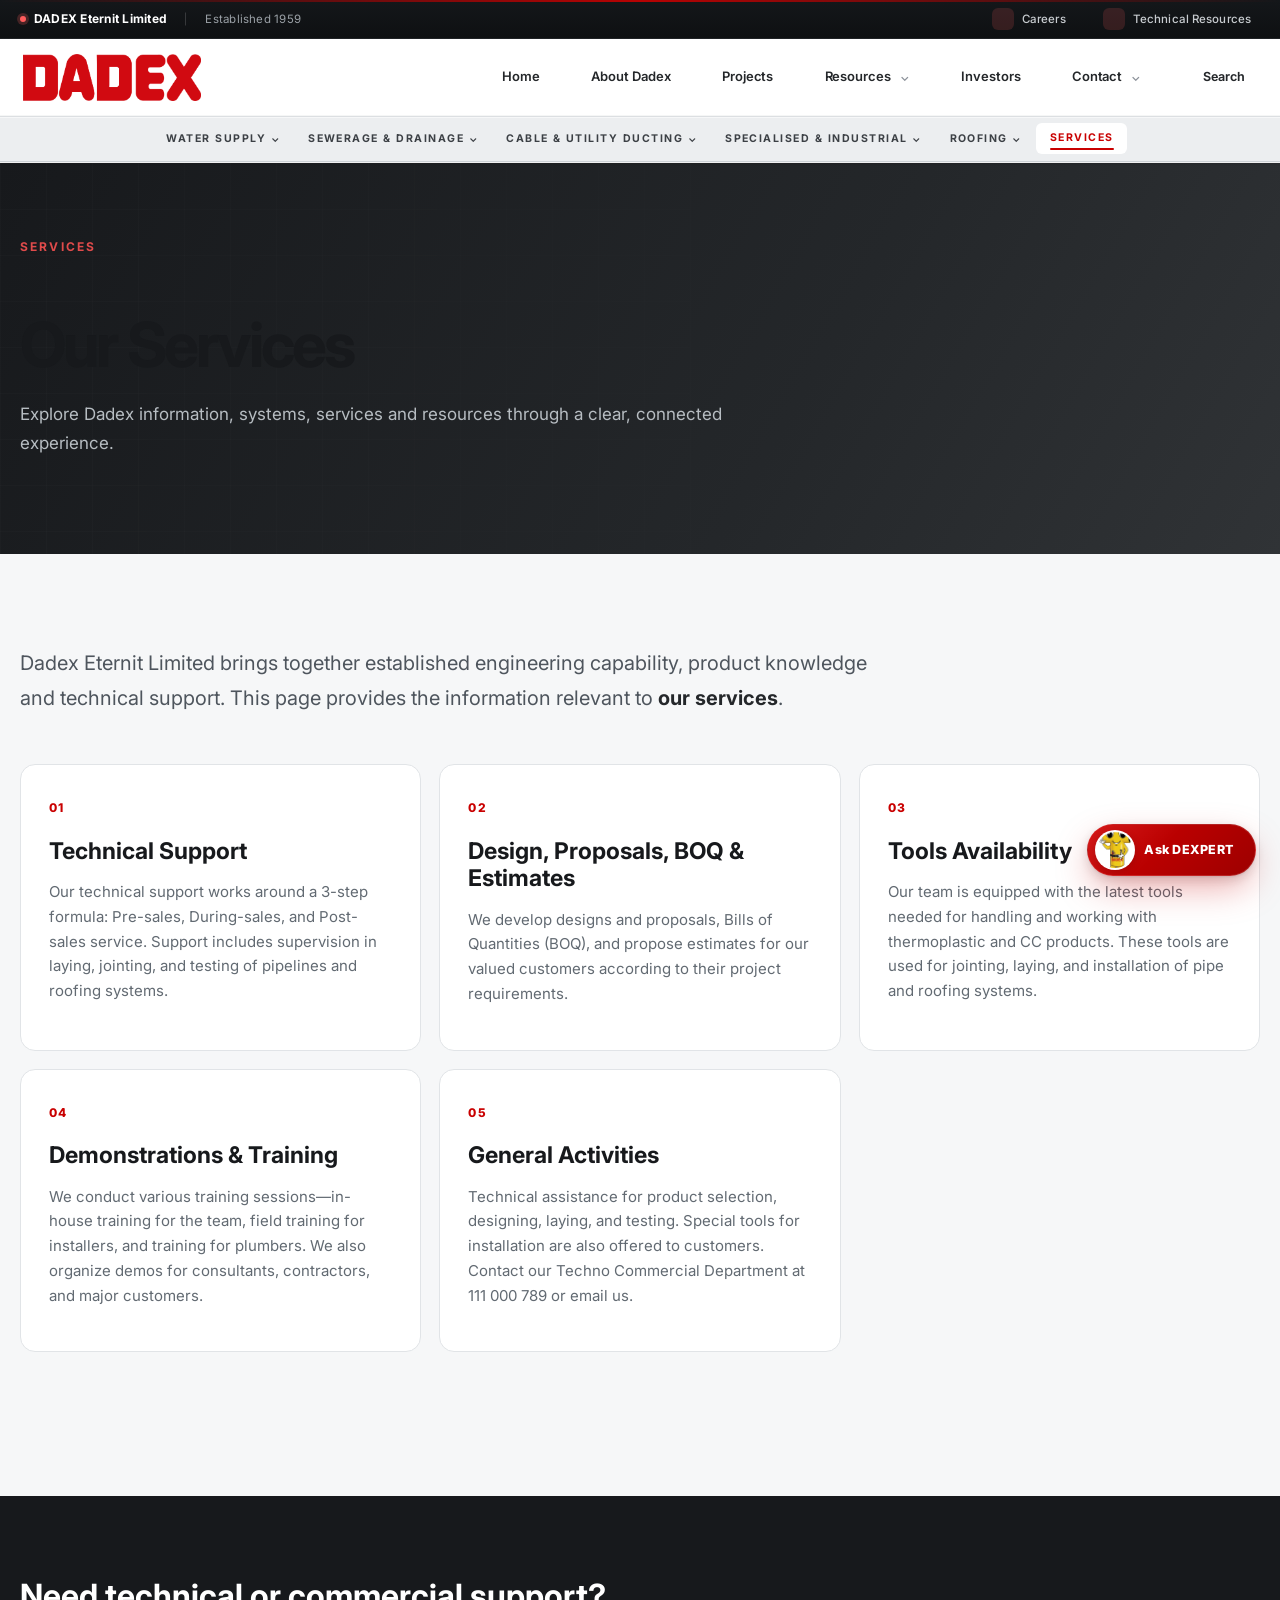
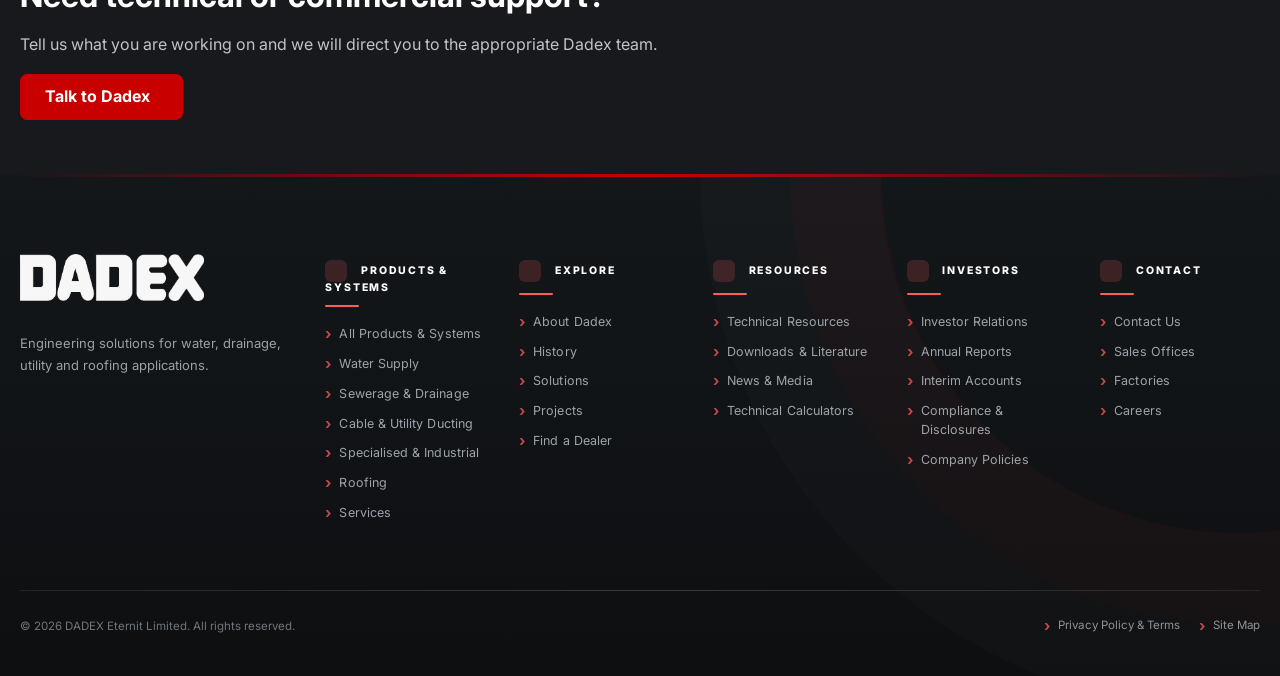
<file: services.html>
<!DOCTYPE html>

<html lang="en"><head><meta charset="utf-8"/><meta content="width=device-width,initial-scale=1" name="viewport"/><title>Our Services – Dadex Eternit Limited</title><meta content="Our Services — Dadex Eternit Limited." name="description"/><link href="https://fonts.googleapis.com" rel="preconnect"/><link crossorigin="" href="https://fonts.gstatic.com" rel="preconnect"/><link href="https://fonts.googleapis.com/css2?family=Inter:wght@400;500;600;700;800&amp;family=Manrope:wght@600;700;800&amp;display=swap" rel="stylesheet"/><link href="css/design-system.css" rel="stylesheet"/></head><body><div data-component="header"></div><main><section class="page-hero"><div class="container"><div class="eyebrow">SERVICES</div><h1>Our Services</h1><p>Explore Dadex information, systems, services and resources through a clear, connected experience.</p></div></section><section class="page-main"><div class="container"><p class="intro-note">Dadex Eternit Limited brings together established engineering capability, product knowledge and technical support. This page provides the information relevant to <strong>our services</strong>.</p><div class="card-grid"><article class="content-card"><span class="card-index">01</span><h2>Technical Support</h2><p>Our technical support works around a 3-step formula: Pre-sales, During-sales, and Post-sales service. Support includes supervision in laying, jointing, and testing of pipelines and roofing systems.</p></article><article class="content-card"><span class="card-index">02</span><h2>Design, Proposals, BOQ &amp; Estimates</h2><p>We develop designs and proposals, Bills of Quantities (BOQ), and propose estimates for our valued customers according to their project requirements.</p></article><article class="content-card"><span class="card-index">03</span><h2>Tools Availability</h2><p>Our team is equipped with the latest tools needed for handling and working with thermoplastic and CC products. These tools are used for jointing, laying, and installation of pipe and roofing systems.</p></article><article class="content-card"><span class="card-index">04</span><h2>Demonstrations &amp; Training</h2><p>We conduct various training sessions—in-house training for the team, field training for installers, and training for plumbers. We also organize demos for consultants, contractors, and major customers.</p></article><article class="content-card"><span class="card-index">05</span><h2>General Activities</h2><p>Technical assistance for product selection, designing, laying, and testing. Special tools for installation are also offered to customers. Contact our Techno Commercial Department at 111 000 789 or email us.</p></article></div></div></section><section class="page-cta"><div class="container"><h2>Need technical or commercial support?</h2><p>Tell us what you are working on and we will direct you to the appropriate Dadex team.</p><a class="btn btn-primary" href="contact.html">Talk to Dadex <i class="fas fa-arrow-right"></i></a></div></section></main><div data-component="footer"></div><script src="js/main.js"></script></body></html>
</file>
<file: css/design-system.css>
/* ============================================================
   MAIN — CSS entry point
   ============================================================ */

@import url("root.css");
@import url("design.css");
@import url("shell.css");
</file>
